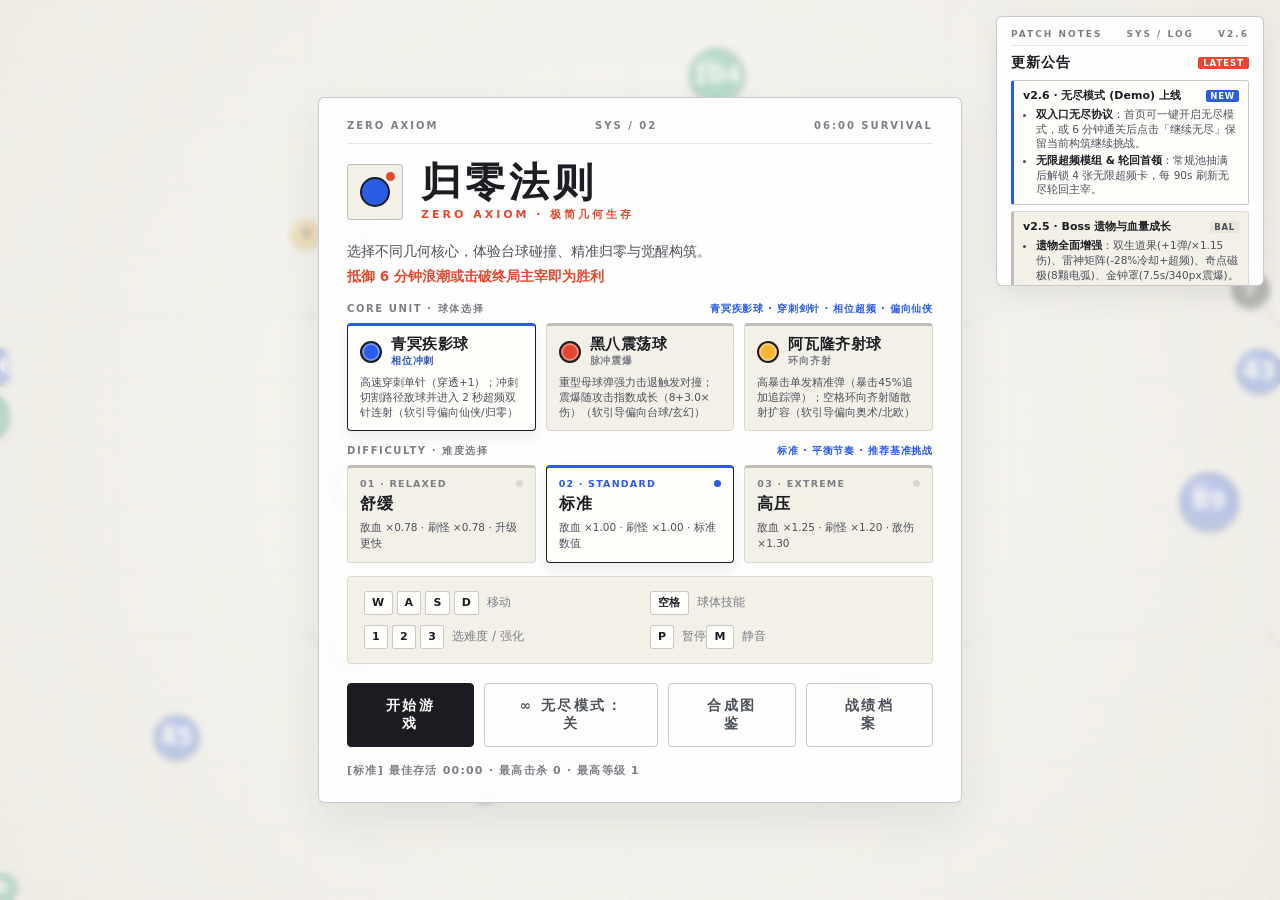
<file: index.html>
<!DOCTYPE html>
<html lang="zh-CN">
<head>
<meta charset="UTF-8">
<meta name="viewport" content="width=device-width, initial-scale=1.0, maximum-scale=1.0, user-scalable=no, viewport-fit=cover">
<meta name="theme-color" content="#F3F0E8">
<meta name="apple-mobile-web-app-capable" content="yes">
<meta name="mobile-web-app-capable" content="yes">
<title>归零法则 · ZERO AXIOM</title>
<link rel="icon" href="data:image/svg+xml,%3Csvg xmlns='http://www.w3.org/2000/svg' viewBox='0 0 32 32'%3E%3Crect width='32' height='32' rx='4' fill='%23F4F3EE'/%3E%3Ccircle cx='16' cy='16' r='10' fill='%230055FF' stroke='%23111315' stroke-width='2'/%3E%3Ccircle cx='22' cy='10' r='3.5' fill='%23E63312'/%3E%3C/svg%3E">
<link rel="stylesheet" href="css/style.css">
</head>
<body>
<div id="stage">
<canvas id="game"></canvas>

<!-- ══════════ HUD ══════════ -->
<div id="hud" class="hidden">
  <div class="hud-tl">
    <div class="hp-meta">
      <span class="hp-tag">HP</span>
      <span id="hpLabel">60 / 60</span>
    </div>
    <div class="bar hp">
      <div class="fill" id="hpFill"></div>
    </div>
    <div class="bar xp">
      <div class="fill" id="xpFill"></div>
    </div>
    <div class="xp-meta">
      <span class="lv" id="lvLabel">LV.01</span>
      <span id="xpLabel">0 / 6</span>
    </div>
    <div class="core-tier" id="tierBadge">CORE I · 单发 1</div>
  </div>

  <div class="hud-tc">
    <div class="clock" id="clock">00:00</div>
    <div class="threat" id="threat">威胁等级 1 · 剩余 06:00</div>
  </div>

  <div class="hud-tr">
    <div class="kpi"><b id="kills">0</b><span>击杀</span></div>
    <div class="kpi"><b id="dps">0</b><span>秒伤</span></div>
    <div class="hud-actions">
      <button class="hud-btn" id="btnCodexHud" title="合成图鉴 (C)">图</button>
      <button class="hud-btn" id="btnMute" title="静音 (M)">M</button>
      <button class="hud-btn" id="btnPauseHud" title="暂停 (P)">P</button>
    </div>
  </div>

  <div class="bossbar hidden" id="bossbar">
    <div class="boss-name" id="bossName">秩序核心</div>
    <div class="boss-track"><div class="boss-fill" id="bossFill"></div></div>
  </div>

  <div class="dock" id="dock"></div>

  <div class="tip" id="tip">WASD 移动 · 自动射击 · 空格冲刺</div>

  <div class="dashbox" id="dashbox" role="button" aria-label="冲刺 / 球体技能">
    <svg viewBox="0 0 44 44">
      <circle cx="22" cy="22" r="18" class="t"></circle>
      <circle cx="22" cy="22" r="18" class="f" id="dashArc"></circle>
    </svg>
    <span id="dashLabel">冲刺</span>
    <i class="dash-charges hidden" id="dashCharges">2</i>
  </div>

  <div class="vjoy hidden" id="vjoy" aria-hidden="true">
    <div class="vjoy-base" id="vjoyBase">
      <div class="vjoy-knob" id="vjoyKnob"></div>
    </div>
  </div>
</div>

<!-- ══════════ 标题 ══════════ -->
<div class="screen" id="screenTitle">
  <div class="panel title-panel">
    <div class="swiss-meta">
      <span>ZERO AXIOM</span>
      <span>SYS / 02</span>
      <span>06:00 SURVIVAL</span>
    </div>

    <div class="brand">
      <div class="brand-mark" aria-hidden="true">
        <div class="brand-ball" id="brandBall"></div>
        <div class="brand-dot"></div>
      </div>
      <div class="brand-text">
        <h1>归零法则</h1>
        <p class="tag">ZERO AXIOM · 极简几何生存</p>
      </div>
    </div>

    <p class="lead">选择不同几何核心，体验台球碰撞、精准归零与觉醒构筑。<br><em>抵御 6 分钟浪潮或击破终局主宰即为胜利</em></p>

    <div class="orb-block">
      <div class="diff-head">
        <span>CORE UNIT · 球体选择</span>
        <span class="diff-summary" id="orbSummary">疾影球 · 相位冲刺</span>
      </div>
      <div class="orb-grid" id="orbGrid"></div>
    </div>

    <div class="diff-block">
      <div class="diff-head">
        <span>DIFFICULTY · 难度选择</span>
        <span class="diff-summary" id="diffSummary">标准 · 平衡节奏</span>
      </div>
      <div class="diff-grid" id="diffGrid"></div>
    </div>

    <div class="keys">
      <div><kbd>W</kbd><kbd>A</kbd><kbd>S</kbd><kbd>D</kbd><em>移动</em></div>
      <div><kbd>空格</kbd><em>球体技能</em></div>
      <div><kbd>1</kbd><kbd>2</kbd><kbd>3</kbd><em>选难度 / 强化</em></div>
      <div><kbd>P</kbd><em>暂停</em><kbd>M</kbd><em>静音</em></div>
    </div>

    <div class="title-foot">
      <div class="title-actions">
        <button class="btn" id="btnStart">开始游戏</button>
        <button type="button" class="btn ghost endless-toggle" id="btnEndlessToggle" aria-pressed="false">∞ 无尽模式：关</button>
        <button type="button" class="btn ghost" id="btnCodexTitle">合成图鉴</button>
        <button type="button" class="btn ghost" id="btnHistory">战绩档案</button>
      </div>
      <div class="record" id="record">最佳存活 00:00 · 最高击杀 0</div>
    </div>
  </div>

  <!-- 首页更新公告面板 -->
  <aside class="panel modal-card notice-panel" aria-label="更新公告">
    <div class="swiss-meta">
      <span>PATCH NOTES</span>
      <span>SYS / LOG</span>
      <span>V2.6</span>
    </div>

    <div class="notice-head">
      <h2>更新公告</h2>
      <span class="notice-badge">LATEST</span>
    </div>

    <div class="notice-list">
      <div class="notice-item latest">
        <div class="notice-ver">
          <b>v2.6 · 无尽模式 (Demo) 上线</b>
          <span>NEW</span>
        </div>
        <ul>
          <li><b>双入口无尽协议</b>：首页可一键开启无尽模式，或 6 分钟通关后点击「继续无尽」保留当前构筑继续挑战。</li>
          <li><b>无限超频模组 & 轮回首领</b>：常规池抽满后解锁 4 张无限超频卡，每 90s 刷新无尽轮回主宰。</li>
        </ul>
      </div>

      <div class="notice-item">
        <div class="notice-ver">
          <b>v2.5 · Boss 遗物与血量成长</b>
          <span>BAL</span>
        </div>
        <ul>
          <li><b>遗物全面增强</b>：双生道果(+1弹/×1.15伤)、雷神矩阵(-28%冷却+超频)、奇点磁极(8颗电弧)、金钟罩(7.5s/340px震爆)。</li>
          <li><b>生命成长升级</b>：初始血量翻倍（60/76/60），每次升级 +5%+3 生命上限。</li>
        </ul>
      </div>

      <div class="notice-item">
        <div class="notice-ver">
          <b>v2.4 · 生存容错与流派重塑</b>
          <span>BAL</span>
        </div>
        <ul>
          <li><b>初始血量翻倍 & 防秒杀</b>：基础生命翻倍（60/76/60），单次受击封顶 28% 最大生命。</li>
          <li><b>短链流派加强</b>：霍格沃茨回旋咒升格 8 级核心，同步强化化劲/时压/血祭与多重齐射；屏震收敛。</li>
        </ul>
      </div>

      <div class="notice-item">
        <div class="notice-ver">
          <b>v2.2 · 生存容错与首领强化</b>
          <span>BAL</span>
        </div>
        <ul>
          <li><b>防秒杀保护</b>：单次受击封顶 35% 最大生命，无敌帧延至 0.55s 并扩大震退。</li>
          <li><b>残血优先索敌</b>：主武器优先补刀残血目标，首领血量翻倍（2.4×/4.5×/6.8×）。</li>
        </ul>
      </div>

      <div class="notice-item">
        <div class="notice-ver">
          <b>v2.1 · 四阶法则进化与叠加态</b>
          <span>SYS</span>
        </div>
        <ul>
          <li>正式定名 <b>《归零法则 · ZERO AXIOM》</b>，实装四阶进化与 6 种双终极叠加态。</li>
        </ul>
      </div>
    </div>
  </aside>
</div>

<!-- ══════════ 升级 / 遗物 ══════════ -->
<div class="screen frosted hidden" id="screenLevel">
  <div class="lv-head" id="lvHead">
    <div class="lv-title" id="lvTitle">SYSTEM UPGRADE</div>
    <div class="lv-sub" id="lvSub">LV.<b id="lvNum">02</b> · 选择一项强化模块</div>
  </div>
  <div class="cards" id="cards"></div>
  <div class="lv-foot">点击卡片选择强化模块<span class="kb-only">，或按 <kbd>1</kbd><kbd>2</kbd><kbd>3</kbd> 选择</span></div>
</div>

<!-- ══════════ 暂停 ══════════ -->
<div class="screen frosted hidden" id="screenPause">
  <div class="panel small modal-card">
    <div class="swiss-meta">
      <span>PAUSED</span>
      <span>STATUS REPORT</span>
    </div>
    <h2>已暂停</h2>
    <div class="stats" id="pauseStats"></div>
    <div class="btn-row">
      <button class="btn" id="btnResume">继续</button>
      <button type="button" class="btn ghost" id="btnCodexPause">合成图鉴</button>
      <button class="btn ghost" id="btnQuit">放弃本局</button>
    </div>
  </div>
</div>

<!-- ══════════ 合成图鉴 ══════════ -->
<div class="screen frosted hidden" id="screenCodex">
  <div class="panel modal-card codex-panel" role="dialog" aria-modal="true" aria-labelledby="codexTitle">
    <div class="swiss-meta">
      <span>SYNTHESIS CODEX</span>
      <span>IV-TIER SUPERPOSITION</span>
      <span>ARCHETYPE MATRIX</span>
    </div>

    <div class="codex-head">
      <div>
        <h2 id="codexTitle">合成图鉴</h2>
        <p class="codex-sub" id="codexSub">六大流派三阶进化与 6 种 Ⅳ阶双极叠加态配方</p>
      </div>
      <button type="button" class="btn ghost codex-close" id="btnCodexClose">关闭 (ESC)</button>
    </div>

    <div class="codex-tabs" id="codexTabs" role="tablist">
      <button type="button" class="codex-tab active" data-tab="combos" role="tab" aria-selected="true">Ⅳ阶 · 双极叠加态 (6)</button>
      <button type="button" class="codex-tab" data-tab="archs" role="tab" aria-selected="false">六大流派 · 进化与模组</button>
    </div>

    <div class="codex-body" id="codexBody"></div>
  </div>
</div>

<!-- ══════════ 结算 ══════════ -->
<div class="screen frosted hidden" id="screenOver">
  <div class="panel modal-card">
    <div class="swiss-meta">
      <span>RUN SUMMARY</span>
      <span>FINAL TELEMETRY</span>
    </div>
    <h2 id="overTitle">核心解体</h2>
    <p class="over-sub" id="overSub">你被数值洪流吞没了</p>
    <div class="stats" id="overStats"></div>
    <div class="over-analysis" id="overAnalysis"></div>
    <div class="build" id="overBuild"></div>
    <div class="btn-row">
      <button class="btn hidden" id="btnContinueEndless">∞ 继续无尽</button>
      <button class="btn" id="btnAgain">再来一局</button>
      <button class="btn ghost" id="btnTitle">返回标题</button>
    </div>
  </div>
</div>

<!-- ══════════ 战绩档案与风格分析 ══════════ -->
<div class="screen frosted hidden" id="screenHistory">
  <div class="panel modal-card history-panel">
    <div class="swiss-meta">
      <span>PLAYER DOSSIER</span>
      <span>PLAYSTYLE ANALYTICS</span>
    </div>
    <h2>战绩档案与风格分析</h2>
    <div id="historyCareer"></div>
    <div class="history-trend-wrap">
      <div class="history-subhead">RECENT 10 RUNS · 近期存活曲线</div>
      <div id="historyTrend"></div>
    </div>
    <div class="history-subhead">RUN LOG · 近期战报</div>
    <div class="history-list" id="historyList"></div>
    <div class="btn-row">
      <button type="button" class="btn" id="btnCloseHistory">返回</button>
      <button type="button" class="btn ghost" id="btnClearHistory">清空档案</button>
    </div>
  </div>
</div>

</div>
<script src="js/utils.js"></script>
<script src="js/config.js"></script>
<script src="js/audio.js"></script>
<script src="js/render.js"></script>
<script src="js/analytics.js"></script>
<script src="js/ui.js"></script>
<script src="js/game.js"></script>
</body>
</html>
</file>
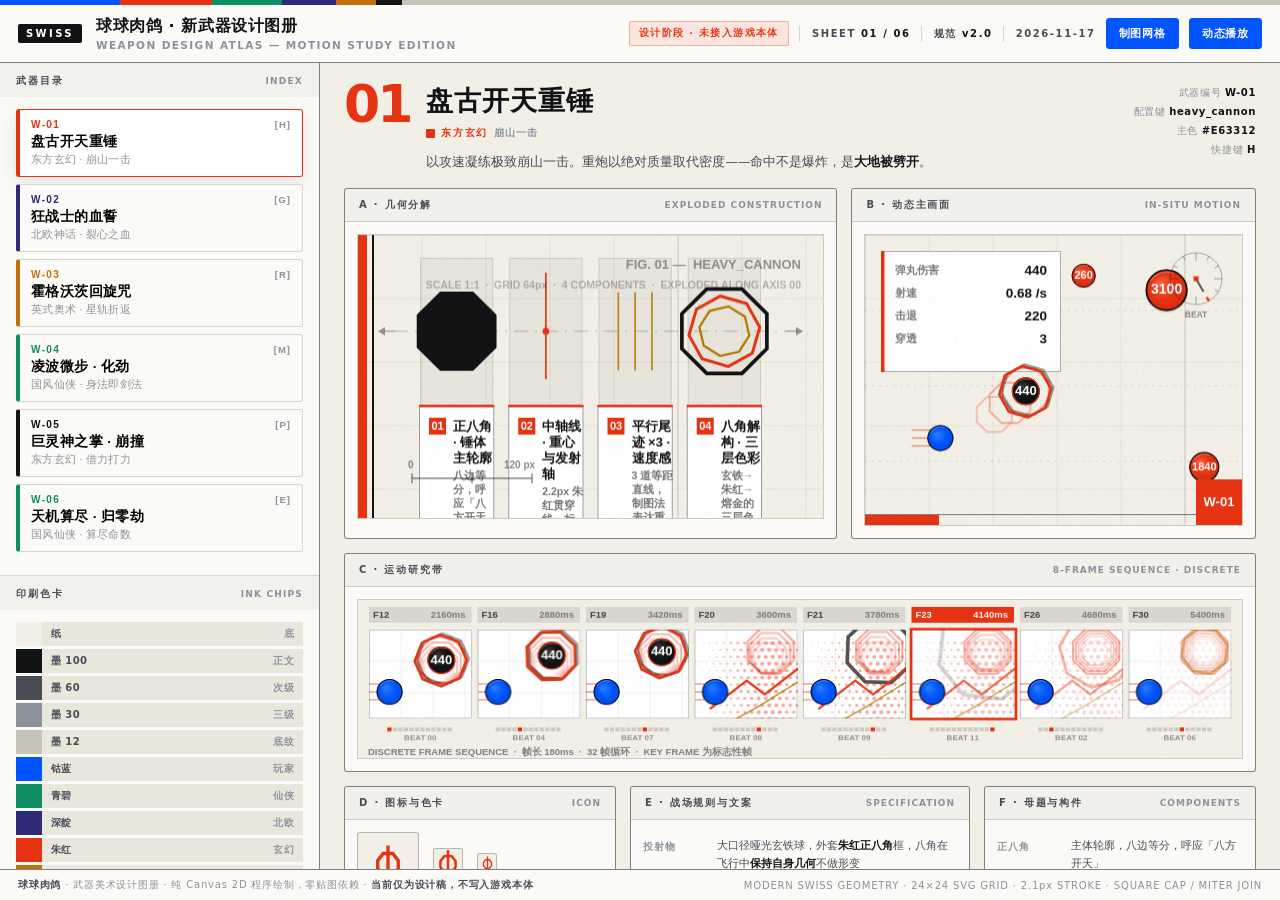
<file: 新武器设计稿.html>
<!DOCTYPE html>
<html lang="zh-CN">
<head>
<meta charset="UTF-8">
<meta name="viewport" content="width=device-width, initial-scale=1.0">
<title>球球肉鸽 · 新武器设计图册 v2.0</title>
<style>
:root {
  --paper:   #F2EFE6;
  --paper-2: #E9E6DC;
  --surface: #FBFAF6;
  --ink:     #111315;
  --ink-60:  #474C55;
  --ink-30:  #8C929B;
  --ink-12:  #C6C3B8;
  --line:      rgba(17, 19, 21, .16);
  --line-mid:  rgba(17, 19, 21, .26);
  --line-hard: rgba(17, 19, 21, .52);

  --xian:   #0E8C63;
  --norse:  #2E2A78;
  --xuan:   #E63312;
  --arcane: #C2700A;
  --cobalt: #0055FF;
  --brass:  #B37B00;
}
* { margin: 0; padding: 0; box-sizing: border-box; }
html, body {
  height: 100%;
  background: var(--paper);
  color: var(--ink);
  font-family: "Inter", "Helvetica Neue", ui-sans-serif, system-ui, -apple-system, "PingFang SC", "Microsoft YaHei", sans-serif;
  -webkit-font-smoothing: antialiased;
}
body { display: flex; flex-direction: column; overflow: hidden; }

/* ════════ 顶栏 ════════ */
.topbar {
  flex: 0 0 auto;
  display: flex; align-items: stretch; justify-content: space-between;
  gap: 16px; padding: 11px 18px;
  border-bottom: 1px solid var(--line-hard);
  background: var(--surface);
}
.tb-left { display: flex; align-items: center; gap: 14px; }
.swiss-tag {
  font-size: 10px; font-weight: 800; letter-spacing: 2.4px;
  padding: 4px 8px; background: var(--ink); color: #fff; border-radius: 2px;
}
.tb-title h1 { font-size: 16px; font-weight: 800; letter-spacing: .6px; }
.tb-title p { font-size: 10.5px; color: var(--ink-30); letter-spacing: 1.4px; margin-top: 2px; font-weight: 600; }
.tb-right { display: flex; align-items: center; gap: 10px; }
.tb-meta {
  font-size: 10px; font-weight: 800; letter-spacing: 1.6px; color: var(--ink-60);
  border-left: 1px solid var(--line); padding-left: 12px; line-height: 1.6;
}
.tb-meta b { color: var(--ink); }
.btn-ctl {
  cursor: pointer; border: 1px solid var(--line-hard); background: var(--surface);
  color: var(--ink); font-size: 11px; font-weight: 800; letter-spacing: .8px;
  padding: 7px 12px; border-radius: 3px; transition: all .14s ease;
}
.btn-ctl:hover { background: var(--ink); color: #fff; border-color: var(--ink); }
.btn-ctl.on { background: var(--cobalt); color: #fff; border-color: var(--cobalt); }
.phase {
  font-size: 9.5px; font-weight: 800; letter-spacing: 1.4px;
  padding: 5px 9px; border-radius: 2px;
  background: rgba(230,51,18,.10); color: var(--xuan); border: 1px solid rgba(230,51,18,.30);
}

/* 印刷控制条：印刷品色标的符号 */
.control-bar {
  flex: 0 0 auto; height: 5px; display: flex;
  background: var(--ink);
}
.control-bar i { display: block; height: 5px; }
.control-bar i:nth-child(1) { flex: 0 0 120px; background: var(--cobalt); }
.control-bar i:nth-child(2) { flex: 0 0 92px;  background: var(--xuan); }
.control-bar i:nth-child(3) { flex: 0 0 70px;  background: var(--xian); }
.control-bar i:nth-child(4) { flex: 0 0 54px;  background: var(--norse); }
.control-bar i:nth-child(5) { flex: 0 0 40px;  background: var(--arcane); }
.control-bar i:nth-child(6) { flex: 0 0 26px;  background: var(--ink); }
.control-bar i:nth-child(7) { flex: 1 1 auto; background: var(--ink-12); }

/* ════════ 主体 ════════ */
.main { flex: 1 1 auto; display: flex; min-height: 0; }

/* ── 侧栏 ── */
.side {
  flex: 0 0 320px; overflow-y: auto;
  border-right: 1px solid var(--line-hard);
  background: var(--surface);
  display: flex; flex-direction: column;
}
.sec { border-bottom: 1px solid var(--line); }
.sec-head {
  display: flex; align-items: center; justify-content: space-between;
  padding: 11px 16px 9px;
  font-size: 10px; font-weight: 800; letter-spacing: 2px; color: var(--ink-60);
  background: rgba(236, 234, 226, .5);
}
.sec-head em { font-style: normal; color: var(--ink-30); font-size: 9px; letter-spacing: 1.2px; }
.sec-body { padding: 12px 16px 16px; }

.wlist { display: flex; flex-direction: column; }
.witem {
  cursor: pointer; text-align: left; width: 100%;
  background: var(--surface); border: 1px solid var(--line);
  border-left: 4px solid var(--accent, var(--ink));
  border-radius: 3px; padding: 9px 11px; margin-bottom: 7px;
  transition: all .15s ease; display: block;
}
.witem:hover { border-color: var(--accent, var(--ink)); transform: translateX(2px); }
.witem.on { background: #fff; border-color: var(--accent, var(--ink)); box-shadow: 0 5px 16px rgba(17,19,21,.10); }
.witem-top { display: flex; justify-content: space-between; align-items: baseline; margin-bottom: 3px; }
.witem-no { font-size: 10px; font-weight: 800; letter-spacing: 1.4px; color: var(--accent, var(--ink)); font-variant-numeric: tabular-nums; }
.witem-key { font-size: 9.5px; font-weight: 800; color: var(--ink-30); letter-spacing: 1px; }
.witem-name { font-size: 13.5px; font-weight: 800; letter-spacing: .4px; }
.witem-sub { font-size: 10.5px; color: var(--ink-30); margin-top: 2px; letter-spacing: .3px; }

.swatches { display: grid; grid-template-columns: repeat(5, 1fr); gap: 6px; }
.sw { border: 1px solid var(--line-mid); border-radius: 2px; overflow: hidden; background: #fff; }
.sw-chip { height: 26px; }
.sw-lab { font-size: 8.5px; font-weight: 800; letter-spacing: .4px; text-align: center; padding: 3px 1px; font-variant-numeric: tabular-nums; color: var(--ink-60); }

/* 印刷色卡条 */
.inkbars { display: flex; flex-direction: column; gap: 3px; }
.inkbar { display: flex; align-items: stretch; height: 24px; }
.inkbar i { display: block; width: 26px; flex: 0 0 26px; }
.inkbar span {
  flex: 1 1 auto; display: flex; align-items: center; gap: 8px;
  padding-left: 9px; font-size: 10px; font-weight: 700; color: var(--ink-60);
  background: var(--paper-2); letter-spacing: .4px;
}
.inkbar em { font-style: normal; margin-left: auto; padding-right: 9px; font-size: 9.5px; font-variant-numeric: tabular-nums; color: var(--ink-30); }

.lwrows { display: flex; flex-direction: column; gap: 7px; }
.lwrow { display: flex; align-items: center; gap: 10px; }
.lwrow i { display: block; height: 0; border-top-style: solid; border-color: var(--ink); flex: 0 0 62px; }
.lwrow span { font-size: 10px; color: var(--ink-60); font-weight: 600; letter-spacing: .3px; }

.motifs { display: grid; grid-template-columns: repeat(3, 1fr); gap: 6px; }
.motif { background: var(--paper); border: 1px solid var(--line); border-radius: 2px; padding: 4px; }
.motif canvas { display: block; width: 100%; height: auto; }

.rules { list-style: none; display: flex; flex-direction: column; gap: 7px; }
.rules li { font-size: 10.5px; line-height: 1.5; color: var(--ink-60); display: flex; gap: 7px; }
.rules li::before { content: "—"; color: var(--ink-30); flex: 0 0 auto; }
.rules li b { color: var(--ink); font-weight: 800; }
.bans { list-style: none; display: flex; flex-direction: column; gap: 6px; }
.bans li { font-size: 10.5px; line-height: 1.45; color: var(--ink-60); border-left: 2px solid var(--xuan); padding-left: 8px; }
.bans li b { color: var(--xuan); font-weight: 800; }

/* ── 图纸区 ── */
.sheet { flex: 1 1 auto; overflow-y: auto; padding: 20px 24px 40px; }
.sheet-head { display: flex; align-items: flex-start; justify-content: space-between; gap: 20px; margin-bottom: 16px; }
.sh-left { display: flex; gap: 16px; align-items: flex-start; }
.sh-no {
  font-size: 52px; font-weight: 800; line-height: .82; letter-spacing: -3px;
  color: var(--accent); font-variant-numeric: tabular-nums;
}
.sh-titles h2 { font-size: 27px; font-weight: 800; letter-spacing: 1px; }
.sh-faction { display: inline-flex; align-items: center; gap: 6px; margin-top: 7px; font-size: 10px; font-weight: 800; letter-spacing: 1.6px; color: var(--accent); }
.sh-faction i { width: 9px; height: 9px; background: var(--accent); display: block; border-radius: 1px; }
.sh-faction em { font-style: normal; color: var(--ink-30); letter-spacing: 1px; }
.sh-desc { font-size: 12.5px; color: var(--ink-60); line-height: 1.75; max-width: 620px; margin-top: 9px; }
.sh-desc b { color: var(--ink); font-weight: 700; }
.sh-meta { text-align: right; font-size: 10px; color: var(--ink-30); line-height: 1.9; letter-spacing: .6px; flex: 0 0 auto; }
.sh-meta b { color: var(--ink); font-weight: 800; font-variant-numeric: tabular-nums; }

.sheet-grid { display: grid; grid-template-columns: 1.22fr 1fr; gap: 14px; }
.panel {
  background: var(--surface); border: 1px solid var(--line-hard); border-radius: 3px;
  overflow: hidden; display: flex; flex-direction: column;
}
.panel-head {
  display: flex; align-items: center; justify-content: space-between;
  padding: 9px 14px; border-bottom: 1px solid var(--line);
  font-size: 10px; font-weight: 800; letter-spacing: 1.8px; color: var(--ink-60);
  background: rgba(236, 234, 226, .55);
}
.panel-head em { font-style: normal; font-size: 9px; letter-spacing: 1px; color: var(--ink-30); }
.panel-body { padding: 12px; flex: 1 1 auto; }
canvas.plate { display: block; width: 100%; background: var(--paper); border: 1px solid var(--line); }
.strip-wrap { margin-top: 14px; }
.row3 { display: grid; grid-template-columns: 1fr 1.25fr 1fr; gap: 14px; margin-top: 14px; }

.iconrow { display: flex; align-items: center; gap: 14px; }
.iconbox {
  width: 62px; height: 62px; border: 1px solid var(--line-mid); border-radius: 3px;
  display: flex; align-items: center; justify-content: center;
  color: var(--accent); background: var(--paper); flex: 0 0 auto;
}
.iconbox.sm { width: 30px; height: 30px; }
.iconbox.sm2 { width: 20px; height: 20px; }
.svgsrc {
  font-family: "SF Mono", "Cascadia Mono", Consolas, monospace;
  font-size: 9px; color: var(--ink-60); line-height: 1.55;
  background: var(--paper); border: 1px solid var(--line); border-radius: 2px;
  padding: 8px 10px; word-break: break-all; flex: 1 1 auto; max-height: 84px; overflow: auto;
}
.copybtn {
  cursor: pointer; border: 1px solid var(--line-hard); background: var(--ink); color: #fff;
  font-size: 9.5px; font-weight: 800; letter-spacing: 1px; padding: 5px 9px; border-radius: 2px;
}
.copybtn:hover { background: var(--accent); border-color: var(--accent); }

.palette-strip { display: flex; gap: 0; border: 1px solid var(--line-mid); border-radius: 2px; overflow: hidden; }
.pal { flex: 1 1 0; height: 42px; position: relative; }
.pal span {
  position: absolute; left: 0; right: 0; bottom: 3px; text-align: center;
  font-size: 8.5px; font-weight: 800; letter-spacing: .4px; color: #fff;
  text-shadow: 0 1px 2px rgba(0,0,0,.4); font-variant-numeric: tabular-nums;
}
.pal.light span { color: var(--ink); text-shadow: none; }

.copytab { width: 100%; border-collapse: collapse; font-size: 11px; }
.copytab td { padding: 5px 0; border-bottom: 1px dashed var(--line); vertical-align: top; line-height: 1.6; }
.copytab td:first-child { width: 74px; color: var(--ink-30); font-size: 9.5px; font-weight: 800; letter-spacing: 1.2px; padding-top: 7px; }
.copytab td:last-child { color: var(--ink-60); }
.copytab b { color: var(--ink); font-weight: 700; }

.land { margin-top: 14px; background: var(--surface); border: 1px solid var(--line-hard); border-radius: 3px; overflow: hidden; }
.land table { width: 100%; border-collapse: collapse; font-size: 11px; }
.land th {
  text-align: left; padding: 8px 14px; font-size: 9.5px; font-weight: 800;
  letter-spacing: 1.6px; color: var(--ink-60); border-bottom: 1px solid var(--line);
  background: rgba(236,234,226,.55);
}
.land td { padding: 7px 14px; border-bottom: 1px solid var(--line); color: var(--ink-60); line-height: 1.55; }
.land tr:last-child td { border-bottom: 0; }
.land code { font-family: "SF Mono", "Cascadia Mono", Consolas, monospace; font-size: 10px; background: var(--paper); border: 1px solid var(--line); padding: 1px 5px; border-radius: 2px; color: var(--ink); }
.land .tag { font-size: 9px; font-weight: 800; letter-spacing: .8px; padding: 2px 6px; border-radius: 2px; color: #fff; }
.tag.now { background: var(--xian); }
.tag.new { background: var(--arcane); }
.tag.edit { background: var(--cobalt); }

.footer {
  flex: 0 0 auto; border-top: 1px solid var(--line-hard); background: var(--surface);
  padding: 8px 18px; font-size: 10px; color: var(--ink-30); letter-spacing: .8px;
  display: flex; justify-content: space-between; align-items: center;
}
.footer b { color: var(--ink-60); }
</style>
</head>
<body>

<div class="control-bar"><i></i><i></i><i></i><i></i><i></i><i></i><i></i></div>

<div class="topbar">
  <div class="tb-left">
    <span class="swiss-tag">SWISS</span>
    <div class="tb-title">
      <h1>球球肉鸽 · 新武器设计图册</h1>
      <p>WEAPON DESIGN ATLAS — MOTION STUDY EDITION</p>
    </div>
  </div>
  <div class="tb-right">
    <span class="phase">设计阶段 · 未接入游戏本体</span>
    <div class="tb-meta">SHEET <b id="sheetNo">01 / 06</b></div>
    <div class="tb-meta">规范 <b>v2.0</b></div>
    <div class="tb-meta">2026-11-17</div>
    <button class="btn-ctl on" id="btnGrid">制图网格</button>
    <button class="btn-ctl on" id="btnAnim">动态播放</button>
  </div>
</div>

<div class="main">
  <aside class="side">
    <div class="sec">
      <div class="sec-head"><span>武器目录</span><em>INDEX</em></div>
      <div class="sec-body"><div class="wlist" id="wlist"></div></div>
    </div>
    <div class="sec">
      <div class="sec-head"><span>印刷色卡</span><em>INK CHIPS</em></div>
      <div class="sec-body"><div class="inkbars" id="inkbars"></div></div>
    </div>
    <div class="sec">
      <div class="sec-head"><span>线宽体系</span><em>STROKE</em></div>
      <div class="sec-body">
        <div class="lwrows" id="lwrows"></div>
        <div style="margin-top:12px;font-size:10px;color:var(--ink-30);line-height:1.6">
          动态一律<b style="color:var(--ink)">离散帧</b>，不使用缓动插值。<br>
          帧长 <b style="color:var(--ink)">180ms</b>，每件武器 32 帧一循环。
        </div>
      </div>
    </div>
    <div class="sec">
      <div class="sec-head"><span>质感手法库</span><em>TEXTURE KIT</em></div>
      <div class="sec-body">
        <ul class="rules">
          <li><b>纸纤维</b>：全幅叠加程序噪点，alpha 0.010–0.040</li>
          <li><b>套印偏移</b>：主形体色版错位 1–1.5px，模拟印刷套不准</li>
          <li><b>网点</b>：衰减区用点阵密度表达，替代 alpha 渐变</li>
          <li><b>实色块</b>：瑞士版式的重量来源，线稿之外必须有实色</li>
          <li><b>墨色四级</b>：100 / 60 / 30 / 12，用明度而非透明度分层</li>
          <li><b>离散残影</b>：N 个独立几何副本递减透明，不做模糊拖尾</li>
          <li><b>网格步进</b>：运动严格吸附网格，每帧跳整格</li>
          <li><b>几何事件</b>：命中 = 一个可描述的图形规则演化，而非光晕</li>
        </ul>
      </div>
    </div>
    <div class="sec">
      <div class="sec-head"><span>几何母题库</span><em>MOTIFS</em></div>
      <div class="sec-body"><div class="motifs" id="motifs"></div></div>
    </div>
    <div class="sec">
      <div class="sec-head"><span>禁用项</span><em>PROHIBITED</em></div>
      <div class="sec-body">
        <ul class="bans">
          <li><b>霓虹光晕</b> — 任何形式的彩色 outerShadow 辉光</li>
          <li><b>缓动插值</b> — 位置/缩放必须逐帧跳变</li>
          <li><b>超过 3 色相</b> — 一件武器最多三色</li>
          <li><b>圆角 &gt; 4px</b> — 面板与图形一律直切角</li>
          <li><b>拟物纹理</b> — 金属拉丝、火焰噪点、粒子飞散</li>
        </ul>
      </div>
    </div>
  </aside>

  <section class="sheet" id="sheet">
    <div class="sheet-head">
      <div class="sh-left">
        <div class="sh-no" id="shNo">01</div>
        <div class="sh-titles">
          <h2 id="shName">—</h2>
          <div class="sh-faction" id="shFaction"><i></i><span>—</span><em>—</em></div>
          <p class="sh-desc" id="shDesc">—</p>
        </div>
      </div>
      <div class="sh-meta" id="shMeta"></div>
    </div>

    <div class="sheet-grid">
      <div class="panel">
        <div class="panel-head"><span>A · 几何分解</span><em>EXPLODED CONSTRUCTION</em></div>
        <div class="panel-body"><canvas class="plate" id="plateA"></canvas></div>
      </div>
      <div class="panel">
        <div class="panel-head"><span>B · 动态主画面</span><em>IN-SITU MOTION</em></div>
        <div class="panel-body"><canvas class="plate" id="plateB"></canvas></div>
      </div>
    </div>

    <div class="panel strip-wrap">
      <div class="panel-head"><span>C · 运动研究带</span><em>8-FRAME SEQUENCE · DISCRETE</em></div>
      <div class="panel-body"><canvas class="plate" id="plateC"></canvas></div>
    </div>

    <div class="row3">
      <div class="panel">
        <div class="panel-head"><span>D · 图标与色卡</span><em>ICON</em></div>
        <div class="panel-body">
          <div class="iconrow">
            <div class="iconbox" id="iconBig"></div>
            <div class="iconbox sm" id="iconMid"></div>
            <div class="iconbox sm2" id="iconSml"></div>
          </div>
          <div class="svgsrc" id="svgSrc"></div>
          <div style="display:flex;gap:8px;margin-top:8px;align-items:center">
            <button class="copybtn" id="btnCopy">复制 SVG 路径</button>
            <span style="font-size:9.5px;color:var(--ink-30);letter-spacing:.5px">适配 <code style="font-size:9.5px">config.js → SKILL_SVGS</code></span>
          </div>
          <div class="palette-strip" id="palStrip" style="margin-top:10px"></div>
        </div>
      </div>
      <div class="panel">
        <div class="panel-head"><span>E · 战场规则与文案</span><em>SPECIFICATION</em></div>
        <div class="panel-body"><table class="copytab" id="specTable"></table></div>
      </div>
      <div class="panel">
        <div class="panel-head"><span>F · 母题与构件</span><em>COMPONENTS</em></div>
        <div class="panel-body"><table class="copytab" id="compTable"></table></div>
      </div>
    </div>

    <div class="land">
      <table>
        <thead><tr><th style="width:190px">待接入位置</th><th style="width:110px">改动性质</th><th>说明</th></tr></thead>
        <tbody id="landBody"></tbody>
      </table>
    </div>
  </section>
</div>

<div class="footer">
  <div><b>球球肉鸽</b> · 武器美术设计图册 · 纯 Canvas 2D 程序绘制，零贴图依赖 · <b>当前仅为设计稿，不写入游戏本体</b></div>
  <div id="footNote">MODERN SWISS GEOMETRY · 24×24 SVG GRID · 2.1px STROKE · SQUARE CAP / MITER JOIN</div>
</div>

<script>
'use strict';
const TAU = Math.PI * 2;

/* ══════════════ 色彩体系 ══════════════
   纸：暖白为绝对底，纸白上的图形一律用「墨色四级 + 强调色」表达明度层级，
   不用半透明叠色，避免发灰。强调色降饱和后彼此拉开明度距离。            */
const PAL = {
  paper:    '#F2EFE6',
  paperAlt: '#E9E6DC',
  ink:      '#111315',
  ink60:    '#474C55',
  ink30:    '#8C929B',
  ink12:    '#C6C3B8',
  blue:     '#0055FF',
  xian:     '#0E8C63',
  norse:    '#2E2A78',
  xuan:     '#E63312',
  arcane:   '#C2700A',
  brass:    '#B37B00',
  gold:     '#E0A100',
  /* 纸白底上的专用深金：保证 ≥3:1 对比度 */
  goldInk:  '#B37B00',
  gray:     '#8C929B',
};

function rgba(hex, a) {
  if (hex[0] !== '#') return hex;
  const h = hex.slice(1);
  const n = parseInt(h.length === 3 ? h[0]+h[0]+h[1]+h[1]+h[2]+h[2] : h, 16);
  return 'rgba(' + ((n>>16)&255) + ',' + ((n>>8)&255) + ',' + (n&255) + ',' + a + ')';
}
function shadeUp(c) {
  if (c[0] !== '#') return c;
  const h = c.slice(1);
  const n = parseInt(h.length === 3 ? h[0]+h[0]+h[1]+h[1]+h[2]+h[2] : h, 16);
  const f = v => Math.min(255, Math.round(v + 255 * 0.16));
  return 'rgb(' + f((n>>16)&255) + ',' + f((n>>8)&255) + ',' + f(n&255) + ')';
}
function shadeDown(c) {
  if (c[0] !== '#') return c;
  const h = c.slice(1);
  const n = parseInt(h.length === 3 ? h[0]+h[0]+h[1]+h[1]+h[2]+h[2] : h, 16);
  const f = v => Math.round(v * 0.90);
  return 'rgb(' + f((n>>16)&255) + ',' + f((n>>8)&255) + ',' + f(n&255) + ')';
}

/* ══════════════ 质感系统 ══════════════ */

/* 纸纤维：全幅叠加程序噪点 */
let grainTile = null, grainPat = null;
function getGrainTile() {
  if (grainTile) return grainTile;
  const c = document.createElement('canvas');
  c.width = c.height = 140;
  const g = c.getContext('2d');
  for (let i = 0; i < 1200; i++) {
    const a = 0.010 + Math.random() * 0.030;
    g.fillStyle = 'rgba(17,19,21,' + a.toFixed(3) + ')';
    g.fillRect(Math.random() * 140, Math.random() * 140, 1, 1);
  }
  grainTile = c;
  return c;
}
function paperGrain(ctx, W, H) {
  if (!grainPat) grainPat = ctx.createPattern(getGrainTile(), 'repeat');
  ctx.save();
  ctx.fillStyle = grainPat;
  ctx.fillRect(0, 0, W, H);
  ctx.restore();
}

/* 套印偏移：同一图形用两个色版错位绘制，模拟印刷套不准 */
function misreg(ctx, drawFn, colorA, colorB, dx, dy) {
  ctx.save();
  ctx.globalAlpha = 0.42;
  ctx.translate(dx, dy);
  ctx.strokeStyle = colorB;
  drawFn(ctx);
  ctx.restore();
  ctx.save();
  ctx.translate(-dx * 0.45, -dy * 0.45);
  ctx.strokeStyle = colorA;
  drawFn(ctx);
  ctx.restore();
}

/* 网点：衰减区用点阵密度表达 */
function halftone(ctx, x, y, w, h, cell, color, maxR) {
  ctx.save();
  ctx.fillStyle = color;
  const cols = Math.ceil(w / cell), rows = Math.ceil(h / cell);
  for (let j = 0; j < rows; j++) {
    for (let i = 0; i < cols; i++) {
      const cx = x + i * cell + (j % 2 ? cell / 2 : 0);
      const cy = y + j * cell;
      const d = 1 - Math.abs((cx - (x + w / 2)) / (w / 2));
      const r = Math.max(0, maxR * d);
      if (r < 0.22) continue;
      ctx.beginPath();
      ctx.arc(cx, cy, r, 0, TAU);
      ctx.fill();
    }
  }
  ctx.restore();
}

/* 实色版块：瑞士版式的重量 */
function solidBlock(ctx, x, y, w, h, color) {
  ctx.fillStyle = color;
  ctx.fillRect(x, y, w, h);
}

/* ══════════════ 通用绘图助手 ══════════════ */
function matteBall(ctx, x, y, r, color, stroke) {
  const sc = stroke || rgba(PAL.ink, 0.78);
  ctx.save();
  ctx.beginPath();
  ctx.arc(x, y + Math.max(1.2, r * 0.09), r, 0, TAU);
  ctx.fillStyle = 'rgba(17,19,21,0.10)';
  ctx.fill();
  ctx.restore();

  const g = ctx.createRadialGradient(x - r*0.3, y - r*0.34, r*0.05, x, y, r*1.05);
  g.addColorStop(0, shadeUp(color));
  g.addColorStop(0.58, color);
  g.addColorStop(1, shadeDown(color));
  ctx.beginPath();
  ctx.arc(x, y, r, 0, TAU);
  ctx.fillStyle = g;
  ctx.fill();

  const lw = Math.max(1, Math.min(2.2, r * 0.08));
  ctx.lineWidth = lw;
  ctx.strokeStyle = sc;
  ctx.beginPath();
  ctx.arc(x, y, r - lw * 0.5, 0, TAU);
  ctx.stroke();

  if (r >= 10) {
    ctx.beginPath();
    ctx.arc(x, y, r - lw * 1.6, -Math.PI * 0.82, -Math.PI * 0.38);
    ctx.strokeStyle = 'rgba(255,255,255,0.28)';
    ctx.lineWidth = Math.max(1, r * 0.06);
    ctx.lineCap = 'round';
    ctx.stroke();
    ctx.lineCap = 'butt';
  }
}

function plateGrid(ctx, w, h, cell, alpha) {
  ctx.save();
  ctx.strokeStyle = 'rgba(17,19,21,' + (alpha || 0.05) + ')';
  ctx.lineWidth = 1;
  ctx.beginPath();
  for (let x = 0; x <= w; x += cell) { ctx.moveTo(x, 0); ctx.lineTo(x, h); }
  for (let y = 0; y <= h; y += cell) { ctx.moveTo(0, y); ctx.lineTo(w, y); }
  ctx.stroke();
  ctx.strokeStyle = 'rgba(17,19,21,' + (alpha || 0.05) * 2.4 + ')';
  ctx.beginPath();
  for (let x = 0; x <= w; x += cell * 5) { ctx.moveTo(x, 0); ctx.lineTo(x, h); }
  for (let y = 0; y <= h; y += cell * 5) { ctx.moveTo(0, y); ctx.lineTo(w, y); }
  ctx.stroke();
  ctx.restore();
}

function crossTick(ctx, x, y, s, color, lw) {
  ctx.save();
  ctx.strokeStyle = color || 'rgba(17,19,21,0.30)';
  ctx.lineWidth = lw || 1.25;
  ctx.beginPath();
  ctx.moveTo(x - s, y); ctx.lineTo(x + s, y);
  ctx.moveTo(x, y - s); ctx.lineTo(x, y + s);
  ctx.stroke();
  ctx.restore();
}

/* 正八角路径（保持正八角，不做形变旋转） */
function octaPath(ctx, x, y, r, rot) {
  ctx.beginPath();
  for (let i = 0; i < 8; i++) {
    const a = i / 8 * TAU - Math.PI / 8 + (rot || 0);
    const px = x + Math.cos(a) * r, py = y + Math.sin(a) * r;
    i ? ctx.lineTo(px, py) : ctx.moveTo(px, py);
  }
  ctx.closePath();
}

/* 六芒星路径 */
function hexaPath(ctx, x, y, r, rot) {
  ctx.beginPath();
  for (let k = 0; k < 2; k++) {
    for (let i = 0; i < 3; i++) {
      const a = i / 3 * TAU - Math.PI / 2 + (rot || 0) + k * Math.PI;
      const px = x + Math.cos(a) * r, py = y + Math.sin(a) * r;
      i ? ctx.lineTo(px, py) : ctx.moveTo(px, py);
    }
    ctx.closePath();
  }
}

/* 放射刻线 */
function radialTicks(ctx, x, y, r0, r1, n, color, lw, phase) {
  ctx.save();
  ctx.strokeStyle = color;
  ctx.lineWidth = lw || 1.4;
  ctx.lineCap = 'square';
  for (let i = 0; i < n; i++) {
    const a = (i / n) * TAU + (phase || 0);
    ctx.beginPath();
    ctx.moveTo(x + Math.cos(a) * r0, y + Math.sin(a) * r0);
    ctx.lineTo(x + Math.cos(a) * r1, y + Math.sin(a) * r1);
    ctx.stroke();
  }
  ctx.restore();
}

/* 离散弧段（每段之间留缝，用于余波/冲击） */
function discreteArc(ctx, x, y, r, a0, a1, segs, color, lw) {
  ctx.save();
  ctx.strokeStyle = color;
  ctx.lineWidth = lw || 2;
  ctx.lineCap = 'butt';
  const step = (a1 - a0) / segs;
  for (let i = 0; i < segs; i++) {
    const s = a0 + step * i + step * 0.16;
    const e = a0 + step * (i + 1) - step * 0.16;
    ctx.beginPath();
    ctx.arc(x, y, r, s, e);
    ctx.stroke();
  }
  ctx.restore();
}

/* 卡尺（对位刻度线） */
function caliper(ctx, x, y, half, color, lw) {
  ctx.save();
  ctx.strokeStyle = color;
  ctx.lineWidth = lw || 1.6;
  ctx.lineCap = 'square';
  ctx.beginPath();
  ctx.moveTo(x - half, y); ctx.lineTo(x + half, y);
  ctx.stroke();
  ctx.lineWidth = (lw || 1.6) + 0.6;
  [-half, half].forEach(function (dx) {
    ctx.beginPath();
    ctx.moveTo(x + dx, y - 6); ctx.lineTo(x + dx, y + 6);
    ctx.stroke();
  });
  ctx.restore();
}

/* 12 刻度时停盘 */
function clockDial(ctx, x, y, r, t, accent, label) {
  const f = Math.floor(t / BEAT) % 12;
  ctx.save();
  ctx.translate(x, y);
  ctx.strokeStyle = rgba(PAL.ink, 0.30);
  ctx.lineWidth = 1;
  ctx.beginPath(); ctx.arc(0, 0, r, 0, TAU); ctx.stroke();
  for (let i = 0; i < 12; i++) {
    const a = i / 12 * TAU - Math.PI / 2;
    const len = i % 3 === 0 ? 8 : 4.5;
    const on = i === f;
    ctx.strokeStyle = on ? accent : rgba(PAL.ink, 0.30);
    ctx.lineWidth = on ? 2.4 : 1.2;
    ctx.beginPath();
    ctx.moveTo(Math.cos(a) * r, Math.sin(a) * r);
    ctx.lineTo(Math.cos(a) * (r - len), Math.sin(a) * (r - len));
    ctx.stroke();
  }
  const a = f / 12 * TAU - Math.PI / 2;
  ctx.strokeStyle = rgba(PAL.ink, 0.68);
  ctx.lineWidth = 2;
  ctx.beginPath();
  ctx.moveTo(0, 0); ctx.lineTo(Math.cos(a) * (r - 11), Math.sin(a) * (r - 11));
  ctx.stroke();
  ctx.fillStyle = accent;
  ctx.fillRect(-2.5, -2.5, 5, 5);
  if (label) {
    ctx.font = '800 8.5px "Inter",sans-serif';
    ctx.fillStyle = rgba(PAL.ink, 0.48);
    ctx.textAlign = 'center';
    ctx.fillText(label, 0, r + 13);
  }
  ctx.restore();
}

/* 时间栅格（12 格，标记当前帧） */
function frameGrid(ctx, x, y, w, h, cols, cur, accent) {
  ctx.save();
  const cw = w / cols;
  for (let i = 0; i < cols; i++) {
    const on = i === cur;
    ctx.fillStyle = on ? rgba(accent, 0.16) : 'rgba(17,19,21,0.02)';
    ctx.fillRect(x + i * cw, y, cw, h);
    ctx.strokeStyle = on ? rgba(accent, 0.55) : 'rgba(17,19,21,0.10)';
    ctx.lineWidth = 1;
    ctx.strokeRect(x + i * cw + 0.5, y + 0.5, cw - 1, h - 1);
  }
  ctx.restore();
}

/* 标注牌 */
function wrapText(ctx, text, maxW) {
  const out = [];
  let line = '';
  for (let i = 0; i < text.length; i++) {
    const t = line + text[i];
    if (ctx.measureText(t).width > maxW && line) { out.push(line); line = text[i]; }
    else line = t;
  }
  if (line) out.push(line);
  return out;
}
function labelPlate(ctx, cx, y, idx, label, note, accent, maxW) {
  const w = maxW || 220;
  ctx.save();
  ctx.font = '800 13px "Inter","PingFang SC","Microsoft YaHei",sans-serif';
  const l1 = wrapText(ctx, label, w - 32);
  ctx.font = '600 10.5px "Inter","PingFang SC","Microsoft YaHei",sans-serif';
  const l2 = wrapText(ctx, note || '', w - 32);
  const h = 22 + l1.length * 16 + l2.length * 14 + 12;
  const x = cx - w / 2;
  ctx.fillStyle = '#FFFFFF';
  ctx.strokeStyle = 'rgba(17,19,21,0.42)';
  ctx.lineWidth = 1;
  ctx.fillRect(x, y, w, h);
  ctx.strokeRect(x + 0.5, y + 0.5, w - 1, h - 1);
  ctx.fillStyle = accent;
  ctx.fillRect(x, y, w, 2.5);
  ctx.fillStyle = accent;
  ctx.fillRect(x + 10, y + 13, 17, 17);
  ctx.font = '800 11px "Inter",sans-serif';
  ctx.fillStyle = '#fff';
  ctx.textAlign = 'center'; ctx.textBaseline = 'middle';
  ctx.fillText(idx, x + 18.5, y + 22);
  ctx.textAlign = 'left';
  ctx.font = '800 13px "Inter","PingFang SC","Microsoft YaHei",sans-serif';
  ctx.fillStyle = '#111315';
  l1.forEach((ln, i) => ctx.fillText(ln, x + 34, y + 22 + i * 16));
  ctx.font = '600 10.5px "Inter","PingFang SC","Microsoft YaHei",sans-serif';
  ctx.fillStyle = 'rgba(17,19,21,0.58)';
  l2.forEach((ln, i) => ctx.fillText(ln, x + 34, y + 22 + l1.length * 16 + i * 14 + 2));
  ctx.restore();
  return h;
}

/* 仪表读数框 */
function gaugeBox(ctx, x, y, w, rows, accent) {
  const h = 30 + rows.length * 23;
  ctx.save();
  ctx.fillStyle = 'rgba(255,255,255,0.95)';
  ctx.strokeStyle = 'rgba(17,19,21,0.34)';
  ctx.lineWidth = 1;
  ctx.fillRect(x, y, w, h);
  ctx.strokeRect(x + 0.5, y + 0.5, w - 1, h - 1);
  ctx.fillStyle = accent;
  ctx.fillRect(x, y, 3.5, h);
  rows.forEach((r, i) => {
    const ry = y + 20 + i * 23;
    ctx.font = '700 10.5px "Inter","PingFang SC",sans-serif';
    ctx.fillStyle = 'rgba(17,19,21,0.55)';
    ctx.textAlign = 'left'; ctx.textBaseline = 'middle';
    ctx.fillText(r[0], x + 14, ry);
    ctx.font = '800 13.5px "Inter",sans-serif';
    ctx.fillStyle = '#111315';
    ctx.textAlign = 'right';
    ctx.fillText(r[1], x + w - 14, ry);
  });
  ctx.restore();
  return h;
}

function arrow(ctx, x, y, ang, len, color, lw, head) {
  ctx.save();
  ctx.translate(x, y);
  ctx.rotate(ang);
  const hl = head || 7;
  ctx.strokeStyle = color;
  ctx.lineWidth = lw || 1.6;
  ctx.lineCap = 'square';
  ctx.beginPath();
  ctx.moveTo(0, 0); ctx.lineTo(len - hl, 0);
  ctx.stroke();
  ctx.beginPath();
  ctx.moveTo(len, 0); ctx.lineTo(len - hl, hl * 0.62);
  ctx.lineTo(len - hl, -hl * 0.62);
  ctx.closePath();
  ctx.fillStyle = color;
  ctx.fill();
  ctx.restore();
}

/* ══════════════ 时基 ══════════════ */
const BEAT = 0.18;
const CYCLE = 32;
function frameOf(t) { return Math.floor(t / BEAT) % CYCLE; }

/* ══════════════ 武器数据 ══════════════ */
const WEAPONS = [
  {
    id: 'heavy_cannon', no: '01', name: '盘古开天重锤', sub: '崩山一击',
    faction: '东方玄幻', color: PAL.xuan, accent: PAL.gold, key: 'H',
    svg: '<polygon points="9 6 15 6 18.5 10.5 18.5 15.5 15 20 9 20 5.5 15.5 5.5 10.5"/><line x1="12" y1="6" x2="12" y2="20"/><line x1="12" y1="2" x2="12" y2="6"/>',
    tagline: '以攻速凝练极致崩山一击。重炮以绝对质量取代密度——命中不是爆炸，是<b>大地被劈开</b>。',
    palette: [['主 · 玄铁', PAL.ink, false], ['辅 · 业火', PAL.xuan, false], ['强调 · 熔金', PAL.gold, true]],
    spec: [
      ['投射物', '大口径哑光玄铁球，外套<b>朱红正八角</b>框，八角在飞行中<b>保持自身几何</b>不做形变'],
      ['残影', '<b>7 帧离散残影</b>，正八角逐帧收缩，透明度阶梯递减'],
      ['命中', '<b>八角解构</b>：正八角分三层（玄铁→朱红→熔金）依次向外炸开'],
      ['裂痕', '沿 45° 与 −45° 两道<b>刻度裂痕</b>，每段 12px 递进'],
      ['节奏', '飞行 20 帧 → 命中 1 帧 → 解构 11 帧，32 帧循环'],
    ],
    comp: [
      ['正八角', '主体轮廓，八边等分，呼应「八方开天」'],
      ['中轴线', '贯穿线标记重心与弹道方向'],
      ['平行尾迹', '三道等距直线，制图法表达重量'],
      ['解构三层', '玄铁→朱红→熔金的色彩序列'],
    ],
    land: [
      ['config.js → SKILL_SVGS.heavy_cannon', 'edit', '替换为八角锤头 + 顶部发射轴 SVG'],
      ['game.js → fireWeapon()', 'new', '生成 style:<code>"heavy"</code> 子弹，携带八角框字段'],
      ['game.js → damageEnemy()', 'new', '命中时推入 <code>kind:"octa"</code> 解构特效'],
    ],
  },
  {
    id: 'glass_core', no: '02', name: '狂战士的血誓', sub: '裂心之血',
    faction: '北欧神话', color: PAL.norse, accent: PAL.xuan, key: 'G',
    svg: '<circle cx="12" cy="12" r="8"/><polyline points="8 7 11 11 9.5 14.5"/><polyline points="15.5 8 13 11.5 15 15"/><line x1="11" y1="11" x2="13" y2="11.5"/>',
    tagline: '献祭凡人躯壳，换取奥丁狂怒。玻璃罩上的裂纹，是每一次受击的<b>离散记账</b>。',
    palette: [['主 · 裂晶', PAL.norse, false], ['辅 · 狂血', PAL.xuan, false], ['强调 · 霜白', '#FFFFFF', true]],
    spec: [
      ['常驻', '玩家球外浮现紫色玻璃裂纹环，<b>每条裂纹分三节</b>'],
      ['生长', '裂纹<b>逐节点亮</b>，第 n 节在第 n 个节拍亮起，阶梯式而非连续'],
      ['受击', '第 20 帧裂纹整体白闪一帧，随后转紫'],
      ['断裂弧', '两段外弧按<b>心跳式离散跳动</b>，每 4 帧换一次角度'],
      ['上限', '裂纹至多 6 条 × 3 节 = 18 节，超出后最旧一节熄灭'],
    ],
    comp: [
      ['圆', '玻璃罩外轮廓，始终完整'],
      ['裂纹', '互不自交的折线，三节递进'],
      ['断裂弧', '外侧两段短弧，心跳式跳动'],
      ['霜白', '仅用于受击那一帧的高光'],
    ],
    land: [
      ['config.js → SKILL_SVGS.glass_core', 'edit', '替换为「破裂的圆」SVG'],
      ['game.js → drawPlayer()', 'new', '绘制裂纹环，读取 <code>p.crackHits</code>'],
      ['game.js → hurtPlayer()', 'new', '受击时 <code>p.crackHits++</code> 并触发白闪'],
    ],
  },
  {
    id: 'refract', no: '03', name: '霍格沃茨回旋咒', sub: '星轨折返',
    faction: '英式奥术', color: PAL.arcane, accent: PAL.gold, key: 'R',
    svg: '<polygon points="12 3 20 15 4 15"/><polygon points="12 21 4 9 20 9"/><polyline points="7 19 12 19 12 15"/>',
    tagline: '任何飞出边界的魔咒，终将循着星轨折返。镜面处折射出<b>双色色散</b>，像真实的棱镜。',
    palette: [['主 · 秘金', PAL.arcane, false], ['强调 · 折光白', PAL.gold, true], ['辅 · 钴蓝', PAL.blue, false]],
    spec: [
      ['折返', '子弹飞出视野边界后<b>反向</b>飞回，保留 <b>70%</b> 伤害'],
      ['镜印', '折返点生成<b>六芒星</b>，按 <b>12 帧离散旋转</b>（每帧 +30°）'],
      ['色散', '光路画成<b>琥珀 + 钴蓝两条错位 4px</b> 的线，表达光学色散'],
      ['折射角', '镜印处标注 45° 折射角与虚线法线'],
      ['节拍', '飞出 14 帧 → 折返 6 帧 → 返程 12 帧'],
    ],
    comp: [
      ['六芒星', '双等边三角叠加，外径 = 弹径 × 3.4'],
      ['Z 折线', '光路折返的直角抽象'],
      ['双色错位', '色散的最小表达：两条平行偏移线'],
      ['法线虚线', '90° 垂直虚线，标注折射基准'],
    ],
    land: [
      ['config.js → SKILL_SVGS.refract', 'edit', '替换为六芒星 + Z 折线 SVG'],
      ['game.js → updateBullets()', 'new', '出界检测 → 反转速度、伤害 ×0.7、标记 <code>b.refracted</code>'],
      ['game.js → drawFx()', 'new', '新增 <code>kind:"mirror"</code> 六芒星 + 色散光路'],
    ],
  },
  {
    id: 'momentum', no: '04', name: '凌波微步 · 化劲', sub: '身法即剑法',
    faction: '国风仙侠', color: PAL.xian, accent: PAL.ink, key: 'M',
    svg: '<polyline points="5 6 12 10 19 6"/><polyline points="5 11 12 15 19 11"/><polyline points="5 16 12 20 19 16"/><line x1="12" y1="2.5" x2="12" y2="7"/>',
    tagline: '遁速越快，剑意越盛。玩家<b>不做插值</b>——每一帧跳一整格，身法是离散步进。',
    palette: [['主 · 青碧', PAL.xian, false], ['辅 · 墨', PAL.ink, false], ['强调 · 霜白', '#FFFFFF', true]],
    spec: [
      ['步进', '玩家球<b>每 4 帧跳一整格</b>，8 格循环，绝不插值'],
      ['残影', '6 枚卦爻刻度盘吸附在<b>经过的格位</b>上，透明度阶梯递减'],
      ['刻度', '每枚卦爻盘的 8 向刻度按帧<b>离散旋转 15°</b>'],
      ['转化', '高于基础移速的每 10%，提供 +12% 全局伤害'],
      ['网格', '画面显式绘制 64px 网格，强调「格」的概念'],
    ],
    comp: [
      ['卦爻', '三爻连续折线，八卦卦象母题'],
      ['刻度盘', '8 向径向短线，对应八卦方位'],
      ['箭羽', '中轴箭形，指示前进方向'],
      ['同心组', '环组数量 = 移速加成档位'],
    ],
    land: [
      ['config.js → SKILL_SVGS.momentum', 'edit', '替换为卦爻三线 + 中轴 SVG'],
      ['game.js → updatePlayer()', 'new', '按移速生成 <code>Game.fx kind:"trigram"</code> 残影'],
      ['game.js → effectiveDmg()', 'new', '接入 <code>stats.momentum</code> 的移速→伤害换算'],
    ],
  },
  {
    id: 'pinball_master', no: '05', name: '巨灵神之掌 · 崩撞', sub: '借力打力',
    faction: '东方玄幻', color: PAL.ink, accent: PAL.xuan, key: 'P',
    svg: '<circle cx="5.5" cy="12" r="3.6"/><circle cx="18.5" cy="12" r="3.6"/><polyline points="9 10 14.5 10"/><polyline points="12.5 8 14.5 10 12.5 12"/><polyline points="15 14 9.5 14"/><polyline points="11.5 12 9.5 14 11.5 16"/>',
    tagline: '令万千妖球自相残杀。冲量在<b>掌印</b>之间传递，撞碎沿途一切。',
    palette: [['主 · 玄墨', PAL.ink, false], ['辅 · 业火', PAL.xuan, false], ['强调 · 砂白', '#FFFFFF', true]],
    spec: [
      ['接近', '两球<b>离散步进</b>相向运动，每帧跳 12px'],
      ['形变', '接触帧两球<b>严格比例压扁</b>（X 0.72 / Y 1.28），下一帧弹回'],
      ['掌印', '撞击点<b>盖印</b>方形朱红掌印，4 帧内每帧旋转 +15°、放大 1.25×'],
      ['冲量线', '8 条放射刻线，长度按帧递增'],
      ['余波', '墨黑弧<b>分 4 段离散扩张</b>，每帧半径 +14px'],
    ],
    comp: [
      ['双球', '两球相切的运动画面'],
      ['双向箭头', '等量反向，表达动量守恒'],
      ['方印', '带切角的方形压痕'],
      ['冲量刻线', '8 向放射，等距递进'],
    ],
    land: [
      ['config.js → SKILL_SVGS.pinball_master', 'edit', '替换为双球 + 双向箭头 SVG'],
      ['game.js → separateEnemies()', 'edit', '对撞触发时推入 <code>kind:"palm"</code> 掌印特效'],
      ['game.js → killEnemy()', 'edit', '对撞击杀走双倍经验分支'],
    ],
  },
  {
    id: 'exact_hunter', no: '06', name: '天机算尽 · 归零劫', sub: '算尽命数',
    faction: '国风仙侠', color: PAL.xian, accent: PAL.gold, key: 'E',
    svg: '<circle cx="12" cy="9" r="6"/><line x1="12" y1="15" x2="12" y2="21"/><line x1="7" y1="21" x2="17" y2="21"/><line x1="12" y1="3" x2="12" y2="6"/>',
    tagline: '洞察万物命数，强行抹平残存气数。血量被<b>卡尺式夹紧</b>，数字逐位归零。',
    palette: [['主 · 青碧', PAL.xian, false], ['强调 · 归零金', PAL.gold, true], ['辅 · 墨', PAL.ink, false]],
    spec: [
      ['锁定', '血量 ≤ 单发伤害 1.25× 的敌球被上下两道<b>卡尺</b>夹住'],
      ['收拢', '卡尺<b>每帧跳 4px</b> 向内收拢，像卡尺一格格夹紧，最小间距 12px'],
      ['递减', '敌球血量数字<b>逐位递减</b>（离散），最后 1 帧归零'],
      ['归零', '三层金色同心环<b>按帧序收缩</b> + 十字解构线四向射出'],
      ['克制', '仅对非 Boss 敌球生效'],
    ],
    comp: [
      ['圆规', '圆规头 + 立柱 + 底座'],
      ['卡尺', '带端齿的平行夹持线'],
      ['端齿', '短线标记测量端点'],
      ['三层金环', '由外向内的帧序收缩'],
    ],
    land: [
      ['config.js → SKILL_SVGS.exact_hunter', 'edit', '替换为圆规 + 底座 SVG'],
      ['game.js → damageEnemy()', 'edit', '接入 <code>stats.exactHunter</code>，补足伤害并强制归零'],
      ['game.js → drawEnemies()', 'new', '绘制锁定卡尺，随 hp 收拢'],
    ],
  },
];

/* ══════════════ 零件说明与配重 ══════════════ */
const PART_NOTES = {
  heavy_cannon: [
    '八边等分，呼应「八方开天」；实心玄铁代表绝对质量',
    '2.2px 朱红贯穿线，标记重心与弹道方向',
    '3 道等距直线，制图法表达重量与惯性',
    '玄铁→朱红→熔金的三层色彩序列',
  ],
  glass_core: [
    '始终完整的圆，代表尚未破碎的躯壳',
    '折线互不自交，分三节递进点亮',
    '外侧两段短弧，按心跳式离散跳动',
    '极小面积的纯白，仅用于受击那一帧',
  ],
  refract: [
    '两组等边三角叠加，外径 = 弹径 × 3.4',
    '直角折返，制图法的光路抽象',
    '1.2px 虚线，标示一次完整的折返光路',
    '折返瞬间生成并按 12 帧旋转的镜印',
  ],
  momentum: [
    '三爻连续折线，取自八卦卦象母题',
    '8 向径向短线，对应八卦方位',
    '中轴箭形，指示身法的前进方向',
    '同心环组数量 = 当前移速加成档位',
  ],
  pinball_master: [
    '两球相切，是整套机制的运动画面',
    '等量反向箭头，表达动量守恒',
    '方形带切角的压痕，即几何掌印',
    '墨黑弧分 4 段离散扩张',
  ],
  exact_hunter: [
    '圆规 + 立柱 + 底座，测量的原型结构',
    '两道卡尺夹住目标，每帧跳 4px',
    '短线标记精确端点，形成测量语义',
    '金色三层环由外向内帧序收缩',
  ],
};
const PART_SCALE = {
  heavy_cannon:   [1.00, 1.05, 1.20, 1.15],
  glass_core:     [1.00, 1.10, 1.20, 1.25],
  refract:        [1.00, 1.25, 1.20, 1.10],
  momentum:       [1.00, 1.20, 1.30, 1.35],
  pinball_master: [1.00, 1.25, 1.05, 1.30],
  exact_hunter:   [1.00, 1.35, 1.55, 1.10],
};

/* ══════════════ 动态主体（focus = 干净主体 / scene = 含环境） ══════════════ */
const BUILD = {
  /* ── W-01 盘古开天重锤 ── */
  heavy_cannon: {
    strip: [12, 16, 19, 20, 21, 23, 26, 30], key: 23,
    decompose: [
      { label: '正八角 · 锤体主轮廓', draw: function (c) {
        octaPath(c, 0, 0, 42); c.fillStyle = PAL.ink; c.fill();
        c.lineWidth = 2.2; c.strokeStyle = PAL.ink; c.stroke();
      } },
      { label: '中轴线 · 重心与发射轴', draw: function (c) {
        c.strokeStyle = PAL.xuan; c.lineWidth = 1.6;
        c.beginPath(); c.moveTo(0, -56); c.lineTo(0, 46); c.stroke();
        c.fillStyle = PAL.xuan; c.beginPath(); c.arc(0, 0, 3.2, 0, TAU); c.fill();
      } },
      { label: '平行尾迹 ×3 · 速度感', draw: function (c) {
        c.strokeStyle = rgba(PAL.goldInk, 0.9); c.lineWidth = 1.4; c.lineCap = 'square';
        for (let i = -1; i <= 1; i++) { c.beginPath(); c.moveTo(i * 14, -32); c.lineTo(i * 14, 32); c.stroke(); }
      } },
      { label: '八角解构 · 三层色彩', draw: function (c) {
        const cols = [PAL.ink, PAL.xuan, PAL.goldInk];
        for (let i = 0; i < 3; i++) {
          octaPath(c, 0, 0, 40 - i * 9, i * 0.28);
          c.strokeStyle = cols[i]; c.lineWidth = 3.2 - i * 0.6; c.stroke();
        }
      } },
    ],
    focus: function (ctx, W, H, t) {
      const f = frameOf(t);
      const px = W * 0.20, py = H * 0.70;
      const startX = px + 46, startY = py - 18;
      const endX = W * 0.74, endY = H * 0.24;

      // 5 帧离散残影：正八角逐帧收缩（每隔 2 帧取样，间距更清晰）
      for (let i = 4; i >= 0; i--) {
        const fr = f - i * 2;
        if (fr < 0) continue;
        const k = Math.min(1, fr / 20);
        const gx = startX + (endX - startX) * k;
        const gy = startY + (endY - startY) * k;
        ctx.save();
        ctx.globalAlpha = (1 - i / 5) * 0.42;
        octaPath(ctx, gx, gy, 25 * (1 - i * 0.12));
        ctx.strokeStyle = PAL.xuan; ctx.lineWidth = 2; ctx.stroke();
        ctx.restore();
      }

      const k = Math.min(1, f / 20);
      const bx = startX + (endX - startX) * k;
      const by = startY + (endY - startY) * k;

      // 命中后的八角解构
      if (f >= 20) {
        const kk = (f - 20) / 11;
        const cols = [PAL.ink, PAL.xuan, PAL.goldInk];
        for (let i = 0; i < 3; i++) {
          const kk2 = kk * 3 - i;
          if (kk2 <= 0) continue;
          const kk3 = Math.min(1, kk2);
          ctx.save();
          ctx.globalAlpha = 1 - kk3;
          octaPath(ctx, endX, endY, 26 - i * 8 + kk3 * 30, i * 0.3 + kk * 0.4);
          ctx.strokeStyle = cols[i];
          ctx.lineWidth = 3.6 - i * 0.7;
          ctx.stroke();
          ctx.restore();
        }
        // 网点衰减区：替代 alpha 渐变
        ctx.save();
        ctx.globalAlpha = Math.max(0, 1 - kk) * 0.45;
        halftone(ctx, endX - 82, endY - 8, 164, 78, 7, PAL.xuan, 2.1);
        ctx.restore();
        // 刻度裂痕
        ctx.save();
        ctx.globalAlpha = Math.max(0, 1 - kk);
        ctx.strokeStyle = PAL.xuan; ctx.lineWidth = 2.2; ctx.lineCap = 'square';
        ctx.beginPath();
        ctx.moveTo(endX - 60, endY + 58); ctx.lineTo(endX - 24, endY + 30);
        ctx.lineTo(endX - 6, endY + 44); ctx.lineTo(endX + 40, endY + 8);
        ctx.stroke();
        ctx.strokeStyle = rgba(PAL.goldInk, 0.9); ctx.lineWidth = 1.4;
        ctx.beginPath();
        ctx.moveTo(endX - 44, endY + 74); ctx.lineTo(endX - 12, endY + 56); ctx.lineTo(endX + 26, endY + 32);
        ctx.stroke();
        ctx.restore();
      } else {
        // 弹体：八角框保持正八角，套印偏移出印刷感
        misreg(ctx, function (c) {
          octaPath(c, bx, by, 26, -f * 0.1);
          c.lineWidth = 2.6;
          c.stroke();
        }, PAL.xuan, PAL.ink, 1.5, -1.0);
        matteBall(ctx, bx, by, 14, PAL.ink, PAL.xuan);
        ctx.save();
        ctx.font = '800 13px "Inter",sans-serif'; ctx.fillStyle = '#FBFAF6';
        ctx.textAlign = 'center'; ctx.textBaseline = 'middle';
        ctx.fillText('440', bx, by);
        ctx.restore();
      }

      // 玩家球与三道平行尾迹
      ctx.save();
      ctx.strokeStyle = rgba(PAL.xuan, 0.5); ctx.lineWidth = 1.4; ctx.lineCap = 'square';
      for (let i = -1; i <= 1; i++) { ctx.beginPath(); ctx.moveTo(px - 28, py + i * 8); ctx.lineTo(px - 9, py + i * 8); ctx.stroke(); }
      ctx.restore();
      matteBall(ctx, px, py, 13, PAL.blue, PAL.ink);
    },
    scene: function (ctx, W, H, t) {
      const f = frameOf(t);
      battleEnv(ctx, W, H, PAL.xuan, [
        [W * 0.58, H * 0.14, 12, PAL.xuan, '260'],
        [W * 0.90, H * 0.80, 15, PAL.xuan, '1840'],
      ], [['弹丸伤害', '440'], ['射速', '0.68 /s'], ['击退', '220'], ['穿透', '3']]);
      // 目标敌球
      matteBall(ctx, W * 0.80, H * 0.19, 21, PAL.xuan, PAL.ink);
      ctx.save();
      ctx.font = '800 14px "Inter",sans-serif'; ctx.fillStyle = '#fff';
      ctx.textAlign = 'center'; ctx.textBaseline = 'middle';
      ctx.fillText('3100', W * 0.80, H * 0.19);
      ctx.restore();
      BUILD.heavy_cannon.focus(ctx, W, H, t);
      clockDial(ctx, W - 46, 44, 26, t, PAL.xuan, 'BEAT');
    },
  },

  /* ── W-02 狂战士的血誓 ── */
  glass_core: {
    strip: [0, 2, 4, 6, 9, 14, 20, 27], key: 20,
    decompose: [
      { label: '圆 · 玻璃罩外轮廓', draw: function (c) {
        c.beginPath(); c.arc(0, 0, 40, 0, TAU);
        c.lineWidth = 2.2; c.strokeStyle = PAL.norse; c.stroke();
        c.fillStyle = rgba(PAL.norse, 0.07); c.fill();
      } },
      { label: '裂纹 ×3 节 · 阶梯点亮', draw: function (c) {
        c.strokeStyle = PAL.norse; c.lineWidth = 1.8; c.lineJoin = 'miter';
        c.beginPath();
        c.moveTo(-26, -14); c.lineTo(-12, -2); c.lineTo(-18, 10);
        c.moveTo(14, -24); c.lineTo(6, -10); c.lineTo(16, 4);
        c.stroke();
        c.strokeStyle = rgba(PAL.norse, 0.4); c.lineWidth = 1.2;
        c.beginPath();
        c.moveTo(-12, -2); c.lineTo(4, -4); c.lineTo(16, 4);
        c.stroke();
      } },
      { label: '断裂弧 ×2 · 心跳跳动', draw: function (c) {
        c.strokeStyle = rgba(PAL.norse, 0.8); c.lineWidth = 2.6; c.lineCap = 'butt';
        c.beginPath(); c.arc(0, 0, 50, -0.55, 0.6); c.stroke();
        c.beginPath(); c.arc(0, 0, 50, Math.PI - 0.45, Math.PI + 0.75); c.stroke();
      } },
      { label: '霜白 · 受击帧高光', draw: function (c) {
        c.beginPath(); c.arc(0, 0, 26, 0, TAU);
        c.fillStyle = PAL.ink; c.fill();
        c.strokeStyle = rgba(PAL.norse, 0.9); c.lineWidth = 1.6; c.stroke();
        c.strokeStyle = '#FFFFFF'; c.lineWidth = 2.2; c.lineCap = 'round';
        c.beginPath();
        c.moveTo(-13, -4); c.lineTo(-2, -9); c.lineTo(4, 2); c.lineTo(13, -3);
        c.stroke();
      } },
    ],
    focus: function (ctx, W, H, t) {
      const f = frameOf(t);
      const px = W * 0.38, py = H * 0.50;
      const hitFrame = 20;
      const hitFlash = f === hitFrame;

      // 6 条裂纹 × 3 节，逐节点亮（纸白底上以朱红→深紫表达层级，禁用白色）
      ctx.save();
      ctx.translate(px, py);
      for (let i = 0; i < 6; i++) {
        const a = i / 6 * TAU + 0.26;
        for (let j = 0; j < 3; j++) {
          const birth = i * 2 + j;
          if (f < birth) continue;
          const age = f - birth;
          const fresh = age < 3;
          const mature = Math.min(1, age / 6);
          ctx.save();
          ctx.rotate(a);
          ctx.strokeStyle = hitFlash ? PAL.xuan : (fresh ? PAL.xuan : rgba(PAL.norse, 0.34 + 0.56 * mature));
          ctx.lineWidth = hitFlash ? 3 : (fresh ? 2.6 : 1.8);
          ctx.lineCap = 'round';
          ctx.lineJoin = 'miter';
          const segs = [[-6, -14], [-6, -23], [-6, -32]];
          const s = segs[j];
          ctx.beginPath();
          ctx.moveTo(s[0], s[1]);
          ctx.lineTo(s[0] + (j === 1 ? 5 : -3), s[1] - (j === 1 ? 4 : 5));
          ctx.stroke();
          ctx.restore();
        }
      }
      ctx.restore();

      // 外圈断裂弧：每 4 帧换一次角度（心跳）
      const beat = Math.floor(f / 4) % 4;
      const arcA = [-0.55, -0.35, -0.15, -0.42][beat];
      ctx.save();
      ctx.strokeStyle = rgba(PAL.norse, 0.7); ctx.lineWidth = 2.4; ctx.lineCap = 'butt';
      ctx.beginPath(); ctx.arc(px, py, 30, arcA, arcA + 1.15); ctx.stroke();
      ctx.beginPath(); ctx.arc(px, py, 30, Math.PI - arcA, Math.PI - arcA + 1.0); ctx.stroke();
      ctx.restore();

      // 血量环（瑞士仪表）
      ctx.save();
      ctx.strokeStyle = 'rgba(17,19,21,0.12)'; ctx.lineWidth = 2;
      ctx.beginPath(); ctx.arc(px, py, 38, 0, TAU); ctx.stroke();
      ctx.strokeStyle = PAL.norse; ctx.lineWidth = 2.2;
      ctx.beginPath(); ctx.arc(px, py, 38, -Math.PI / 2, -Math.PI / 2 + TAU * 0.58); ctx.stroke();
      ctx.restore();

      // 玩家球
      matteBall(ctx, px, py, 13, PAL.blue, PAL.ink);
      if (hitFlash) {
        // 受击帧：外圈朱红冲击环 + 裂纹全部转为朱红并加粗
        ctx.save();
        ctx.strokeStyle = PAL.xuan; ctx.lineWidth = 2.2; ctx.lineCap = 'square';
        ctx.beginPath(); ctx.arc(px, py, 41, 0, TAU); ctx.stroke();
        ctx.restore();
      }
    },
    scene: function (ctx, W, H, t) {
      const f = frameOf(t);
      battleEnv(ctx, W, H, PAL.norse, [
        [W * 0.76, H * 0.16, 12, PAL.xuan, '340'],
        [W * 0.91, H * 0.66, 16, PAL.xuan, '990'],
      ], [['全局伤害', '×1.55'], ['暴击率', '+20%'], ['生命上限', '-35%'], ['裂纹上限', '18 节']]);
      BUILD.glass_core.focus(ctx, W, H, t);
      clockDial(ctx, W - 46, 44, 26, t, PAL.norse, 'BEAT');
    },
  },

  /* ── W-03 霍格沃茨回旋咒 ── */
  refract: {
    strip: [8, 12, 14, 15, 17, 21, 26, 31], key: 15,
    decompose: [
      { label: '双三角 · 所罗门六芒星', draw: function (c) {
        c.strokeStyle = PAL.arcane; c.lineWidth = 2.2; c.lineJoin = 'miter';
        hexaPath(c, 0, 0, 40); c.stroke();
      } },
      { label: 'Z 折线 · 光路折返', draw: function (c) {
        c.strokeStyle = PAL.ink; c.lineWidth = 2.2; c.lineJoin = 'miter'; c.lineCap = 'square';
        c.beginPath();
        c.moveTo(-34, -12); c.lineTo(14, -12); c.lineTo(-30, 10); c.lineTo(18, 10);
        c.stroke();
      } },
      { label: '色散 · 双色错位 4px', draw: function (c) {
        c.strokeStyle = PAL.arcane; c.lineWidth = 1.8;
        c.beginPath(); c.moveTo(-40, -8); c.lineTo(34, -16); c.stroke();
        c.strokeStyle = PAL.blue; c.lineWidth = 1.8;
        c.beginPath(); c.moveTo(-40, -2); c.lineTo(34, -10); c.stroke();
      } },
      { label: '镜印 · 12 帧离散旋转', draw: function (c) {
        c.strokeStyle = PAL.arcane; c.lineWidth = 2.2;
        c.beginPath(); c.arc(0, 0, 22, 0, TAU); c.stroke();
        c.strokeStyle = rgba(PAL.goldInk, 0.9); c.lineWidth = 1.4;
        c.beginPath(); c.moveTo(0, -22); c.lineTo(0, -32); c.stroke();
        c.beginPath(); c.moveTo(0, 22); c.lineTo(0, 32); c.stroke();
      } },
    ],
    focus: function (ctx, W, H, t) {
      const f = frameOf(t);
      const px = W * 0.16, py = H * 0.56;
      const mirrorX = W - 46, mirrorY = H * 0.30;
      const OUT = 14;    // 飞出帧数
      const BACK = 12;   // 返程帧数

      let bx, by, dir, showMirror = false;
      if (f < OUT) {
        const k = f / OUT;
        bx = px + 40 + k * (mirrorX - px - 40);
        by = py + (mirrorY - py) * k * 0.9;
        dir = 1;
      } else {
        const k = (f - OUT) / BACK;
        bx = mirrorX - k * (mirrorX - px - 40);
        by = mirrorY - (mirrorY - py) * k * 0.9;
        dir = -1;
        showMirror = f < OUT + 8;
      }

      // 8 帧离散残影：只描边不填充，保持制图轨迹感
      for (let i = 7; i >= 0; i--) {
        const fr = f - i;
        if (fr < 0) continue;
        const kk = fr < OUT ? fr / OUT : 1 - (fr - OUT) / BACK;
        const gx = fr < OUT ? px + 40 + kk * (mirrorX - px - 40) : mirrorX - kk * (mirrorX - px - 40);
        const gy = fr < OUT ? py + (mirrorY - py) * kk * 0.9 : mirrorY - (mirrorY - py) * kk * 0.9;
        ctx.save();
        ctx.globalAlpha = (1 - i / 8) * 0.42;
        ctx.beginPath();
        ctx.arc(gx, gy, 10 - i * 0.42, 0, TAU);
        ctx.strokeStyle = PAL.arcane; ctx.lineWidth = 1.9;
        ctx.stroke();
        ctx.restore();
      }

      // 镜印：六芒星按 12 帧离散旋转
      if (showMirror) {
        const rot = Math.floor(f / 12) * (Math.PI / 6);
        ctx.save();
        hexaPath(ctx, mirrorX, mirrorY, 26, rot);
        ctx.strokeStyle = PAL.arcane; ctx.lineWidth = 2.2; ctx.lineJoin = 'miter'; ctx.stroke();
        ctx.restore();
        // 法线虚线
        ctx.save();
        ctx.strokeStyle = rgba(PAL.ink, 0.32); ctx.lineWidth = 1; ctx.setLineDash([4, 4]);
        ctx.beginPath(); ctx.moveTo(mirrorX, mirrorY - 44); ctx.lineTo(mirrorX, mirrorY + 44); ctx.stroke();
        ctx.setLineDash([]);
        ctx.font = '800 10px "Inter",sans-serif'; ctx.fillStyle = rgba(PAL.ink, 0.55);
        ctx.textAlign = 'left';
        ctx.fillText('45°', mirrorX + 8, mirrorY - 30);
        ctx.restore();
      }

      // 色散光路：琥珀 + 钴蓝两条错位 4px
      ctx.save();
      ctx.lineWidth = 1.6;
      ctx.setLineDash([7, 5]);
      ctx.strokeStyle = rgba(PAL.arcane, 0.85);
      ctx.beginPath(); ctx.moveTo(mirrorX - 4, mirrorY - 2); ctx.lineTo(bx, by - 2); ctx.stroke();
      ctx.strokeStyle = rgba(PAL.blue, 0.75);
      ctx.beginPath(); ctx.moveTo(mirrorX - 4, mirrorY + 2); ctx.lineTo(bx, by + 2); ctx.stroke();
      ctx.setLineDash([]);
      ctx.restore();

      // 弹体
      matteBall(ctx, bx, by, 10, PAL.arcane, PAL.ink);
      ctx.save();
      ctx.font = '800 11px "Inter",sans-serif'; ctx.fillStyle = '#fff';
      ctx.textAlign = 'center'; ctx.textBaseline = 'middle';
      ctx.fillText('190', bx, by);
      ctx.restore();

      // 玩家球
      matteBall(ctx, px, py, 13, PAL.blue, PAL.ink);
    },
    scene: function (ctx, W, H, t) {
      battleEnv(ctx, W, H, PAL.arcane, [
        [W * 0.52, H * 0.14, 12, PAL.xuan, '610'],
        [W * 0.88, H * 0.82, 17, PAL.xuan, '2260'],
      ], [['折返伤害', '70%'], ['折返次数', '1'], ['镜印', '12 帧/圈'], ['光路', '双色散']]);
      BUILD.refract.focus(ctx, W, H, t);
      clockDial(ctx, W - 46, 44, 26, t, PAL.arcane, 'BEAT');
    },
  },

  /* ── W-04 凌波微步 · 化劲 ── */
  momentum: {
    strip: [0, 4, 8, 12, 16, 20, 24, 28], key: 12,
    decompose: [
      { label: '卦爻 ×3 · 锯齿母题', draw: function (c) {
        c.strokeStyle = PAL.xian; c.lineWidth = 2.2; c.lineJoin = 'miter'; c.lineCap = 'square';
        for (let i = 0; i < 3; i++) {
          const y = -22 + i * 22;
          c.beginPath(); c.moveTo(-38, y); c.lineTo(0, y + 11); c.lineTo(38, y); c.stroke();
        }
      } },
      { label: '刻度盘 · 八卦方位', draw: function (c) {
        c.strokeStyle = rgba(PAL.xian, 0.9); c.lineWidth = 1.4; c.lineCap = 'square';
        for (let i = 0; i < 8; i++) {
          const a = i / 8 * TAU;
          c.beginPath();
          c.moveTo(Math.cos(a) * 26, Math.sin(a) * 26);
          c.lineTo(Math.cos(a) * 34, Math.sin(a) * 34);
          c.stroke();
        }
        c.beginPath(); c.arc(0, 0, 36, 0, TAU);
        c.strokeStyle = rgba(PAL.xian, 0.55); c.lineWidth = 1.2; c.stroke();
      } },
      { label: '箭羽 · 前进轴', draw: function (c) {
        c.strokeStyle = PAL.ink; c.lineWidth = 2; c.lineCap = 'square';
        c.beginPath(); c.moveTo(0, 14); c.lineTo(0, -14); c.stroke();
        c.beginPath();
        c.moveTo(0, -22); c.lineTo(-7, -10); c.lineTo(7, -10); c.closePath();
        c.fillStyle = PAL.ink; c.fill();
      } },
      { label: '残影同心组 · 密度映射', draw: function (c) {
        c.strokeStyle = rgba(PAL.xian, 0.30); c.lineWidth = 1.2;
        for (let i = 0; i < 4; i++) { c.beginPath(); c.arc(0, 0, 10 + i * 8, 0, TAU); c.stroke(); }
      } },
    ],
    focus: function (ctx, W, H, t) {
      const f = frameOf(t);
      const cols = 6, rows = 3;
      const gx = W / cols, gy = H / rows;

      // 显式网格：强调「格」
      ctx.save();
      ctx.strokeStyle = 'rgba(17,19,21,0.16)'; ctx.lineWidth = 1;
      ctx.beginPath();
      for (let i = 1; i < cols; i++) { ctx.moveTo(i * gx, 0); ctx.lineTo(i * gx, H); }
      for (let j = 1; j < rows; j++) { ctx.moveTo(0, j * gy); ctx.lineTo(W, j * gy); }
      ctx.stroke();
      ctx.restore();

      // 玩家所在格位：每 4 帧跳一整格
      const step = Math.floor(f / 4) % 8;
      const path = [[0,2],[1,2],[2,2],[2,1],[3,1],[3,0],[2,0],[1,1]];
      const cell = path[step];
      const px = cell[0] * gx + gx / 2;
      const py = cell[1] * gy + gy / 2;

      // 4 枚残影盘吸附在经过的格位上
      for (let i = 3; i >= 0; i--) {
        const sp = (step - i + 8) % 8;
        const c = path[sp];
        const rx = c[0] * gx + gx / 2, ry = c[1] * gy + gy / 2;
        ctx.save();
        ctx.globalAlpha = (1 - i / 4) * 0.42;
        ctx.translate(rx, ry);
        ctx.rotate(Math.floor(f / 2) * 0.13);
        ctx.strokeStyle = PAL.xian; ctx.lineWidth = 1.4; ctx.lineCap = 'square';
        for (let j = 0; j < 8; j++) {
          const a = j / 8 * TAU;
          ctx.beginPath();
          ctx.moveTo(Math.cos(a) * 20, Math.sin(a) * 20);
          ctx.lineTo(Math.cos(a) * 27, Math.sin(a) * 27);
          ctx.stroke();
        }
        ctx.beginPath(); ctx.arc(0, 0, 29, 0, TAU);
        ctx.strokeStyle = rgba(PAL.xian, 0.5); ctx.lineWidth = 1.1; ctx.stroke();
        ctx.restore();
      }

      // 玩家球 + 三道平行速度线
      ctx.save();
      ctx.strokeStyle = rgba(PAL.ink, 0.45); ctx.lineWidth = 1.4; ctx.lineCap = 'square';
      for (let i = 0; i < 3; i++) {
        ctx.beginPath();
        ctx.moveTo(px - 40, py - 8 + i * 8); ctx.lineTo(px - 22, py - 8 + i * 8);
        ctx.stroke();
      }
      ctx.restore();
      matteBall(ctx, px, py, 13, PAL.blue, PAL.ink);

      // 当前格位标记
      ctx.save();
      ctx.strokeStyle = rgba(PAL.xian, 0.5); ctx.lineWidth = 1.4;
      ctx.strokeRect(cell[0] * gx + 4, cell[1] * gy + 4, gx - 8, gy - 8);
      ctx.restore();

      // 伤害增益读数
      ctx.save();
      ctx.font = '800 ' + (W < 240 ? 11 : 13) + 'px "Inter",sans-serif';
      ctx.fillStyle = PAL.xian;
      ctx.textAlign = 'center';
      ctx.fillText(W < 240 ? '+36%' : '+36% DMG', px, py - 26);
      ctx.restore();
    },
    scene: function (ctx, W, H, t) {
      battleEnv(ctx, W, H, PAL.xian, [
        [W * 0.78, H * 0.14, 12, PAL.xuan, '420'],
        [W * 0.94, H * 0.74, 16, PAL.xuan, '1580'],
      ], [['移速加成', '+48%'], ['伤害转化', '+36%'], ['步进', '每 4 帧 1 格'], ['卦爻', '8 向']]);
      BUILD.momentum.focus(ctx, W, H, t);
      clockDial(ctx, W - 46, 44, 26, t, PAL.xian, 'BEAT');
    },
  },

  /* ── W-05 巨灵神之掌 · 崩撞 ── */
  pinball_master: {
    strip: [6, 11, 14, 16, 18, 21, 25, 30], key: 18,
    decompose: [
      { label: '双球 · 相撞体', draw: function (c) {
        matteBall(c, -14, 0, 20, PAL.ink, PAL.xuan);
        matteBall(c, 30, -4, 20, PAL.ink, PAL.xuan);
      } },
      { label: '双向箭头 · 冲量互传', draw: function (c) {
        c.strokeStyle = PAL.xuan; c.lineWidth = 2; c.lineCap = 'square';
        c.beginPath(); c.moveTo(-16, 0); c.lineTo(10, 0); c.stroke();
        c.beginPath(); c.moveTo(16, 0); c.lineTo(6, -6); c.lineTo(6, 6); c.closePath();
        c.fillStyle = PAL.xuan; c.fill();
        c.beginPath(); c.moveTo(16, 0); c.lineTo(-10, 0); c.stroke();
        c.beginPath(); c.moveTo(-16, 0); c.lineTo(-6, -6); c.lineTo(-6, 6); c.closePath();
        c.fill();
      } },
      { label: '方印 · 撞击压痕', draw: function (c) {
        c.strokeStyle = PAL.xuan; c.lineWidth = 2.2; c.lineJoin = 'miter';
        c.strokeRect(-24, -24, 48, 48);
        c.strokeStyle = rgba(PAL.ink, 0.6); c.lineWidth = 1.4;
        c.beginPath();
        c.moveTo(0, -24); c.lineTo(0, 24);
        c.moveTo(-24, 0); c.lineTo(24, 0);
        c.stroke();
        c.strokeStyle = PAL.xuan; c.lineWidth = 2;
        [[-24,-24],[24,-24],[-24,24],[24,24]].forEach(function (p) {
          c.beginPath();
          c.moveTo(p[0], p[1]); c.lineTo(p[0] + (p[0] < 0 ? 9 : -9), p[1]);
          c.moveTo(p[0], p[1]); c.lineTo(p[0], p[1] + (p[1] < 0 ? 9 : -9));
          c.stroke();
        });
      } },
      { label: '冲量刻线 ×8 · 帧序递进', draw: function (c) {
        c.strokeStyle = PAL.xuan; c.lineWidth = 1.6; c.lineCap = 'square';
        for (let i = 0; i < 8; i++) {
          const a = i / 8 * TAU;
          c.beginPath();
          c.moveTo(Math.cos(a) * 30, Math.sin(a) * 30);
          c.lineTo(Math.cos(a) * (30 + (i % 2 ? 10 : 16)), Math.sin(a) * (30 + (i % 2 ? 10 : 16)));
          c.stroke();
        }
      } },
    ],
    focus: function (ctx, W, H, t) {
      const f = frameOf(t);
      const cy = H * 0.48;
      const HIT = 16;
      const cx = W * 0.46;

      let ax, bx;
      if (f < HIT) {
        const k = f / HIT;
        const gap = 150 - k * 150;
        ax = cx - gap / 2;
        bx = cx + gap / 2;
      } else {
        ax = cx - 21; bx = cx + 21;
      }

      // 接触帧的严格比例压扁
      const squash = (f === HIT) ? 1 : 0;
      function ball(x, y, dir) {
        ctx.save();
        ctx.translate(x, y);
        if (squash) ctx.scale(0.72 + dir * 0.28, 1.28 - dir * 0.28);
        matteBall(ctx, 0, 0, 20, PAL.ink, PAL.xuan);
        ctx.restore();
        ctx.save();
        ctx.font = '800 12px "Inter",sans-serif'; ctx.fillStyle = '#fff';
        ctx.textAlign = 'center'; ctx.textBaseline = 'middle';
        ctx.fillText('740', x, y);
        ctx.restore();
      }
      ball(ax, cy, -1);
      ball(bx, cy - 3, 1);

      if (f >= HIT) {
        const k = f - HIT;
        // 掌印：4 帧内每帧旋转 +15°、放大 1.25×
        const kk = Math.min(1, k / 4);
        ctx.save();
        ctx.globalAlpha = k < 4 ? 1 : Math.max(0, 1 - (k - 4) / 14);
        ctx.translate(cx, cy - 1);
        ctx.rotate(k * 0.26);
        const sz = 18 + kk * 12;
        ctx.strokeStyle = PAL.xuan; ctx.lineWidth = 2.4; ctx.lineJoin = 'miter';
        ctx.strokeRect(-sz, -sz, sz * 2, sz * 2);
        ctx.strokeStyle = rgba(PAL.ink, 0.55); ctx.lineWidth = 1.4;
        ctx.beginPath();
        ctx.moveTo(-sz, 0); ctx.lineTo(sz, 0);
        ctx.moveTo(0, -sz); ctx.lineTo(0, sz);
        ctx.stroke();
        ctx.restore();

        // 8 条冲量刻线，长度按帧递增
        ctx.save();
        ctx.globalAlpha = Math.max(0, 1 - k / 18);
        radialTicks(ctx, cx, cy - 1, 30, 30 + Math.min(22, k * 3), 8, PAL.xuan, 1.8, 0.39);
        ctx.restore();

        // 余波：4 段离散弧，每帧半径 +14px
        if (k > 1) {
          ctx.save();
          ctx.globalAlpha = Math.max(0, 1 - (k - 1) / 16);
          const rr = 26 + k * 14;
          discreteArc(ctx, cx, cy - 1, rr, -0.95, 0.95, 4, rgba(PAL.ink, 0.85), 2.8);
          discreteArc(ctx, cx, cy - 1, rr, Math.PI - 0.95, Math.PI + 0.95, 4, rgba(PAL.ink, 0.85), 2.8);
          ctx.restore();
        }
      }

      // 玩家球与击退轨迹
      const px = W * 0.14, py = H * 0.80;
      ctx.save();
      ctx.strokeStyle = rgba(PAL.xuan, 0.4); ctx.lineWidth = 1.4; ctx.lineCap = 'square';
      ctx.beginPath(); ctx.moveTo(px + 18, py - 6); ctx.lineTo(px + 54, py - 6); ctx.stroke();
      ctx.beginPath(); ctx.moveTo(px + 18, py + 6); ctx.lineTo(px + 54, py + 6); ctx.stroke();
      ctx.restore();
      matteBall(ctx, px, py, 13, PAL.blue, PAL.ink);
    },
    scene: function (ctx, W, H, t) {
      battleEnv(ctx, W, H, PAL.xuan, [
        [W * 0.32, H * 0.12, 12, PAL.xuan, '380'],
        [W * 0.86, H * 0.84, 16, PAL.xuan, '1420'],
      ], [['击退', '+45%'], ['对撞伤害', '×2'], ['对撞经验', '×2'], ['触发速度', '150']]);
      BUILD.pinball_master.focus(ctx, W, H, t);
      clockDial(ctx, W - 46, 44, 26, t, PAL.xuan, 'BEAT');
    },
  },

  /* ── W-06 天机算尽 · 归零劫 ── */
  exact_hunter: {
    strip: [2, 8, 13, 16, 19, 22, 24, 31], key: 24,
    decompose: [
      { label: '圆规头 · 测量基准', draw: function (c) {
        c.beginPath(); c.arc(0, -14, 24, 0, TAU);
        c.lineWidth = 2.2; c.strokeStyle = PAL.xian; c.stroke();
        c.strokeStyle = PAL.ink; c.lineWidth = 2;
        c.beginPath(); c.moveTo(0, 10); c.lineTo(0, 34); c.stroke();
        c.beginPath(); c.moveTo(-12, 34); c.lineTo(12, 34); c.stroke();
      } },
      { label: '卡尺 ×2 · 逐格夹紧', draw: function (c) {
        c.strokeStyle = PAL.xian; c.lineWidth = 1.6; c.lineCap = 'square';
        c.beginPath(); c.moveTo(-30, -16); c.lineTo(30, -16); c.stroke();
        c.beginPath(); c.moveTo(-30, 16); c.lineTo(30, 16); c.stroke();
        c.lineWidth = 2;
        [-30, 30].forEach(function (x) {
          c.beginPath(); c.moveTo(x, -16); c.lineTo(x, -23); c.stroke();
          c.beginPath(); c.moveTo(x, 16); c.lineTo(x, 23); c.stroke();
        });
      } },
      { label: '端齿 ×4 · 测量端点', draw: function (c) {
        c.strokeStyle = rgba(PAL.ink, 0.8); c.lineWidth = 2; c.lineCap = 'square';
        for (let i = 0; i < 4; i++) {
          const x = -24 + i * 16;
          c.beginPath(); c.moveTo(x, -7); c.lineTo(x, 7); c.stroke();
        }
      } },
      { label: '三层金环 · 帧序收缩', draw: function (c) {
        for (let i = 0; i < 3; i++) {
          c.beginPath(); c.arc(0, 0, 30 - i * 9, 0, TAU);
          c.strokeStyle = i === 0 ? rgba(PAL.goldInk, 0.5) : PAL.goldInk;
          c.lineWidth = 3 - i * 0.6; c.stroke();
        }
        c.strokeStyle = rgba(PAL.ink, 0.6); c.lineWidth = 1.6;
        c.beginPath();
        c.moveTo(-30, 0); c.lineTo(-10, 0);
        c.moveTo(10, 0); c.lineTo(30, 0);
        c.moveTo(0, -30); c.lineTo(0, -10);
        c.moveTo(0, 10); c.lineTo(0, 30);
        c.stroke();
      } },
    ],
    focus: function (ctx, W, H, t) {
      const f = frameOf(t);
      const ex = W * 0.56, ey = H * 0.46;
      const DEC = 16;   // 归零起始帧
      const LOCK = 15;  // 夹紧完成帧

      // 卡尺每帧跳 4px
      const gap = Math.max(14, 52 - Math.min(LOCK, f) * 4);
      caliper(ctx, ex, ey - gap, 46, PAL.xian, 1.6);
      caliper(ctx, ex, ey + gap, 46, PAL.xian, 1.6);

      // 血量数字逐位递减
      let hp = 96;
      if (f >= DEC) hp = Math.max(0, 96 - (f - DEC) * 12);
      const zero = f >= DEC + 8;

      matteBall(ctx, ex, ey, 22, zero ? PAL.ink : PAL.xuan, PAL.ink);
      ctx.save();
      ctx.font = '800 ' + (zero ? 18 : 15) + 'px "Inter",sans-serif';
      ctx.fillStyle = zero ? PAL.goldInk : '#fff';
      ctx.textAlign = 'center'; ctx.textBaseline = 'middle';
      ctx.fillText(String(hp), ex, ey);
      ctx.restore();

      if (zero) {
        const k = (f - DEC - 8) / 6;
        // 三层金环由外向内帧序收缩
        for (let i = 0; i < 3; i++) {
          const kk = k * 3 - i;
          if (kk <= 0) continue;
          const kk3 = Math.min(1, kk);
          ctx.save();
          ctx.globalAlpha = 1 - kk3;
          ctx.strokeStyle = PAL.goldInk; ctx.lineWidth = 3 * (1 - kk3) + 0.8;
          ctx.beginPath(); ctx.arc(ex, ey, 28 + kk3 * 84, 0, TAU); ctx.stroke();
          ctx.restore();
        }
        // 十字解构线四向射出
        ctx.save();
        ctx.globalAlpha = Math.max(0, 1 - k * 0.8);
        ctx.strokeStyle = rgba(PAL.ink, 0.7); ctx.lineWidth = 1.8; ctx.lineCap = 'square';
        const L = 26 + Math.min(30, (f - DEC - 8) * 6);
        ctx.beginPath();
        ctx.moveTo(ex - L, ey); ctx.lineTo(ex - 12, ey);
        ctx.moveTo(ex + 12, ey); ctx.lineTo(ex + L, ey);
        ctx.moveTo(ex, ey - L); ctx.lineTo(ex, ey - 12);
        ctx.moveTo(ex, ey + 12); ctx.lineTo(ex, ey + L);
        ctx.stroke();
        ctx.restore();
        if (f - DEC - 8 < 4) {
          ctx.save();
          ctx.globalAlpha = 1 - (f - DEC - 8) / 4;
          ctx.font = '800 16px "Inter",sans-serif'; ctx.fillStyle = PAL.goldInk;
          ctx.textAlign = 'center';
          ctx.fillText('✦ 归零', ex, ey - 54);
          ctx.restore();
        }
      }

      // 玩家球与弹道
      const px = W * 0.20, py = H * 0.74;
      matteBall(ctx, px, py, 13, PAL.blue, PAL.ink);
      ctx.save();
      ctx.strokeStyle = rgba(PAL.ink, 0.45); ctx.lineWidth = 1.4; ctx.lineCap = 'square';
      ctx.beginPath(); ctx.moveTo(px + 18, py); ctx.lineTo(px + 60, py); ctx.stroke();
      ctx.font = '800 12px "Inter",sans-serif'; ctx.fillStyle = PAL.ink;
      ctx.textAlign = 'center';
      ctx.fillText('240', px + 72, py);
      ctx.restore();
    },
    scene: function (ctx, W, H, t) {
      battleEnv(ctx, W, H, PAL.goldInk, [
        [W * 0.84, H * 0.18, 12, PAL.xuan, '380'],
        [W * 0.26, H * 0.16, 14, PAL.xuan, '760'],
      ], [['锁定阈值', '1.25×'], ['归零经验', '×2'], ['归零环', 'r 80'], ['卡尺', '4px/帧']]);
      BUILD.exact_hunter.focus(ctx, W, H, t);
      clockDial(ctx, W - 46, 44, 26, t, PAL.goldInk, 'BEAT');
    },
  },
};

Object.keys(BUILD).forEach(function (k) {
  const notes = PART_NOTES[k];
  const scales = PART_SCALE[k];
  BUILD[k].decompose.forEach(function (p, i) {
    if (notes) p.note = notes[i];
    if (scales) p.sc = scales[i];
  });
});

/* ══════════════ 战场环境 ══════════════ */
function battleEnv(ctx, W, H, accent, enemies, gauge) {
  ctx.save();
  ctx.strokeStyle = 'rgba(17,19,21,0.13)';
  ctx.lineWidth = 1;
  ctx.setLineDash([2, 5]);
  [0.26, 0.52, 0.78].forEach(function (k) {
    ctx.beginPath(); ctx.moveTo(0, H * k); ctx.lineTo(W, H * k); ctx.stroke();
  });
  ctx.setLineDash([]);
  ctx.restore();

  enemies.forEach(function (e) {
    matteBall(ctx, e[0], e[1], e[2], e[3] || PAL.xuan, PAL.ink);
    ctx.save();
    ctx.font = '800 ' + Math.max(11, e[2] * 0.72) + 'px "Inter",sans-serif';
    ctx.fillStyle = '#fff';
    ctx.textAlign = 'center'; ctx.textBaseline = 'middle';
    ctx.fillText(e[4], e[0], e[1]);
    ctx.restore();
  });

  gaugeBox(ctx, 16, 16, 180, gauge, accent);
}

/* ══════════════ 画布装配 ══════════════ */
const PLATE_RATIO = { A: 1240 / 760, B: 980 / 760, C: 8 / 1.45 };
const plates = {};

function setupPlates() {
  ['A', 'B', 'C'].forEach(function (k) {
    const cv = document.getElementById('plate' + k);
    plates[k] = { cv: cv, ctx: cv.getContext('2d'), W: 0, H: 0 };
  });
  resizePlates();
}

function resizePlates() {
  const dpr = Math.min(2, window.devicePixelRatio || 1);
  ['A', 'B', 'C'].forEach(function (k) {
    const p = plates[k];
    const cw = Math.max(300, Math.round(p.cv.clientWidth || (k === 'A' ? 1240 : k === 'B' ? 980 : 1600)));
    const ch = Math.round(cw / PLATE_RATIO[k]);
    p.cv.width = Math.round(cw * dpr);
    p.cv.height = Math.round(ch * dpr);
    p.cv.style.height = ch + 'px';
    p.ctx.setTransform(dpr, 0, 0, dpr, 0, 0);
    p.W = cw; p.H = ch;
  });
  drawPlateA(WEAPONS[cur], plates.A.ctx, plates.A.W, plates.A.H);
  drawPlateB(WEAPONS[cur], plates.B.ctx, plates.B.W, plates.B.H);
  drawPlateC(WEAPONS[cur], plates.C.ctx, plates.C.W, plates.C.H);
}

/* ══════════════ 图纸 A：几何分解 ══════════════ */
function drawPlateA(w, ctx, W, H) {
  ctx.clearRect(0, 0, W, H);
  ctx.fillStyle = PAL.paper;
  ctx.fillRect(0, 0, W, H);
  plateGrid(ctx, W, H, 64, 0.055);

  // 竖向色版条：瑞士版式的重量（色块 | 留白 | 墨线）
  solidBlock(ctx, 0, 0, 9, H, w.color);
  solidBlock(ctx, 14, 0, 2, H, PAL.ink);

  const parts = BUILD[w.id].decompose;
  const n = parts.length;
  const M = 54;
  const slotW = (W - M * 2) / n;
  const baseY = H * 0.34;
  const SC = Math.min(2.3, Math.max(1.0, slotW / 112));

  ctx.save();
  ctx.strokeStyle = 'rgba(17,19,21,0.26)';
  ctx.lineWidth = 1;
  ctx.setLineDash([14, 7, 2, 7]);
  ctx.beginPath();
  ctx.moveTo(M - 18, baseY); ctx.lineTo(W - M + 18, baseY);
  ctx.stroke();
  ctx.setLineDash([]);
  arrow(ctx, M - 18, baseY, Math.PI, 16, 'rgba(17,19,21,0.42)', 1.2);
  arrow(ctx, W - M + 18, baseY, 0, 16, 'rgba(17,19,21,0.42)', 1.2);
  ctx.font = '800 9.5px "Inter",sans-serif';
  ctx.textAlign = 'center';
  ctx.restore();

  parts.forEach(function (p, i) {
    const cx = M + slotW * (i + 0.5);

    // 零件底衬：淡墨色块，制造层次
    ctx.save();
    ctx.fillStyle = 'rgba(17,19,21,0.05)';
    ctx.fillRect(cx - slotW / 2 + 8, baseY - 74, slotW - 16, 148);
    ctx.strokeStyle = 'rgba(17,19,21,0.11)';
    ctx.lineWidth = 1;
    ctx.strokeRect(cx - slotW / 2 + 8.5, baseY - 73.5, slotW - 17, 147);
    ctx.restore();

    ctx.save();
    ctx.strokeStyle = 'rgba(17,19,21,0.22)';
    ctx.lineWidth = 1;
    ctx.setLineDash([3, 4]);
    ctx.beginPath();
    ctx.moveTo(cx, baseY + 96); ctx.lineTo(cx, H * 0.60);
    ctx.stroke();
    ctx.setLineDash([]);
    ctx.restore();

    ctx.save();
    ctx.translate(cx, baseY);
    const ps = SC * (p.sc || 1);
    ctx.scale(ps, ps);
    p.draw(ctx, w);
    ctx.restore();

    labelPlate(ctx, cx, H * 0.60, String(i + 1).padStart(2, '0'), p.label, p.note, w.color, Math.min(slotW - 14, 262));
  });

  ctx.save();
  ctx.font = '800 13px "Inter","PingFang SC",sans-serif';
  ctx.fillStyle = 'rgba(17,19,21,0.42)';
  ctx.textAlign = 'right';
  ctx.fillText('FIG. ' + w.no + ' —  ' + w.id.toUpperCase(), W - 22, 34);
  ctx.font = '600 10.5px "Inter",sans-serif';
  ctx.fillStyle = 'rgba(17,19,21,0.28)';
  ctx.fillText('SCALE 1:1  ·  GRID 64px  ·  ' + n + ' COMPONENTS  ·  EXPLODED ALONG AXIS 00', W - 22, 54);
  ctx.restore();

  ctx.save();
  ctx.strokeStyle = 'rgba(17,19,21,0.5)';
  ctx.lineWidth = 1.4;
  ctx.beginPath();
  ctx.moveTo(M, H - 40); ctx.lineTo(M + 120, H - 40);
  ctx.stroke();
  [0, 1, 2].forEach(function (i) {
    ctx.beginPath();
    ctx.moveTo(M + i * 60, H - 45); ctx.lineTo(M + i * 60, H - 35);
    ctx.stroke();
  });
  ctx.font = '700 10px "Inter",sans-serif';
  ctx.fillStyle = 'rgba(17,19,21,0.5)';
  ctx.textAlign = 'left';
  ctx.fillText('0', M - 4, H - 50);
  ctx.fillText('120 px', M + 92, H - 50);
  ctx.restore();

  paperGrain(ctx, W, H);
}

/* ══════════════ 图纸 B：动态主画面 ══════════════ */
let animT = 0;
let showGrid = true;
let animOn = true;

function drawPlateB(w, ctx, W, H) {
  ctx.clearRect(0, 0, W, H);
  ctx.fillStyle = PAL.paper;
  ctx.fillRect(0, 0, W, H);
  if (showGrid) plateGrid(ctx, W, H, 64, 0.055);
  ctx.save();
  ctx.strokeStyle = 'rgba(17,19,21,0.22)';
  ctx.lineWidth = 1.2;
  for (let x = 64; x < W; x += 320) for (let y = 64; y < H; y += 320) crossTick(ctx, x, y, 5);
  ctx.restore();
  BUILD[w.id].scene(ctx, W, H, animT);

  // 基线：1px 墨线 + 左侧实色起点块（版式锚点）
  ctx.save();
  ctx.strokeStyle = 'rgba(17,19,21,0.55)';
  ctx.lineWidth = 1;
  ctx.beginPath(); ctx.moveTo(0, H - 10.5); ctx.lineTo(W, H - 10.5); ctx.stroke();
  ctx.restore();
  solidBlock(ctx, 0, H - 10, 74, 10, w.color);

  // 右下角版式锚点：实色编号块
  solidBlock(ctx, W - 46, H - 46, 46, 46, w.color);
  ctx.save();
  ctx.font = '800 13px "Inter",sans-serif';
  ctx.fillStyle = '#FBFAF6';
  ctx.textAlign = 'center'; ctx.textBaseline = 'middle';
  ctx.fillText('W-' + w.no, W - 23, H - 23);
  ctx.restore();

  paperGrain(ctx, W, H);
}

/* ══════════════ 图纸 C：运动研究带（8 帧离散序列） ══════════════ */
let stripCanvas = null, stripCtx = null;

function drawPlateC(w, ctx, W, H) {
  ctx.clearRect(0, 0, W, H);
  ctx.fillStyle = PAL.paper;
  ctx.fillRect(0, 0, W, H);

  const frames = BUILD[w.id].strip;
  const pad = 8;
  const headH = 22;
  const footH = 26;
  const cellW = (W - pad * 2) / frames.length;
  const cellH = H - headH - footH - pad * 2;

  // 离屏采样画布
  if (!stripCanvas) {
    stripCanvas = document.createElement('canvas');
    stripCtx = stripCanvas.getContext('2d');
  }
  const dpr = Math.min(2, window.devicePixelRatio || 1);
  const sw = Math.round(cellW - 6), sh = Math.round(cellH - 6);
  if (stripCanvas.width !== Math.round(sw * dpr)) {
    stripCanvas.width = Math.round(sw * dpr);
    stripCanvas.height = Math.round(sh * dpr);
  }
  stripCtx.setTransform(dpr, 0, 0, dpr, 0, 0);

  frames.forEach(function (fr, i) {
    const x = pad + i * cellW;
    const isKey = fr === BUILD[w.id].key;

    // 标题条：实色块 + 反白字
    ctx.save();
    ctx.fillStyle = isKey ? w.color : 'rgba(17,19,21,0.11)';
    ctx.fillRect(x + 3, headH - 15, cellW - 6, 16);
    ctx.font = '800 9.5px "Inter",sans-serif';
    ctx.fillStyle = isKey ? '#FBFAF6' : 'rgba(17,19,21,0.74)';
    ctx.textAlign = 'left'; ctx.textBaseline = 'middle';
    ctx.fillText('F' + String(fr).padStart(2, '0'), x + 7, headH - 7);
    ctx.textAlign = 'right';
    ctx.fillStyle = isKey ? 'rgba(255,255,255,0.92)' : 'rgba(17,19,21,0.46)';
    ctx.fillText((fr * 180) + 'ms', x + cellW - 9, headH - 7);
    ctx.restore();

    // 单帧渲染
    stripCtx.clearRect(0, 0, sw, sh);
    stripCtx.fillStyle = '#FFFFFF';
    stripCtx.fillRect(0, 0, sw, sh);
    stripCtx.strokeStyle = 'rgba(17,19,21,0.06)';
    stripCtx.lineWidth = 1;
    stripCtx.beginPath();
    for (let gx = 0; gx < sw; gx += 32) { stripCtx.moveTo(gx, 0); stripCtx.lineTo(gx, sh); }
    for (let gy = 0; gy < sh; gy += 32) { stripCtx.moveTo(0, gy); stripCtx.lineTo(sw, gy); }
    stripCtx.stroke();
    BUILD[w.id].focus(stripCtx, sw, sh, fr * BEAT);
    // 单帧纸纹
    stripCtx.save();
    stripCtx.globalAlpha = 0.55;
    stripCtx.fillStyle = stripCtx.createPattern(getGrainTile(), 'repeat');
    stripCtx.fillRect(0, 0, sw, sh);
    stripCtx.restore();

    ctx.drawImage(stripCanvas, x + 3, headH + pad, sw, sh);

    // 帧格
    ctx.save();
    ctx.strokeStyle = 'rgba(17,19,21,0.22)';
    ctx.lineWidth = 1;
    ctx.strokeRect(x + 3.5, headH + pad + 0.5, sw - 1, sh - 1);
    if (isKey) {
      ctx.strokeStyle = w.color;
      ctx.lineWidth = 2.6;
      ctx.strokeRect(x + 2.5, headH + pad - 0.5, sw + 2, sh + 1);
    }
    ctx.restore();

    // 底部：12 格微型节拍条，标记当前节拍
    ctx.save();
    const bw = 66, bh = 4;
    const bx = x + cellW / 2 - bw / 2, by = headH + pad + sh + 9;
    const beat = fr % 12;
    for (let i = 0; i < 12; i++) {
      const on = i === beat;
      ctx.fillStyle = on ? w.color : 'rgba(17,19,21,0.16)';
      ctx.fillRect(bx + i * (bw / 12), by, bw / 12 - 1.2, bh);
    }
    ctx.font = '800 8px "Inter",sans-serif';
    ctx.fillStyle = rgba(PAL.ink, 0.42);
    ctx.textAlign = 'center'; ctx.textBaseline = 'top';
    ctx.fillText('BEAT ' + String(beat).padStart(2, '0'), x + cellW / 2, by + 7);
    ctx.restore();
  });

  // 底部说明
  ctx.save();
  ctx.font = '800 9.5px "Inter","PingFang SC",sans-serif';
  ctx.fillStyle = 'rgba(17,19,21,0.50)';
  ctx.textAlign = 'left'; ctx.textBaseline = 'middle';
  ctx.fillText('DISCRETE FRAME SEQUENCE  ·  帧长 180ms  ·  32 帧循环  ·  KEY FRAME 为标志性帧', pad + 2, H - 6);
  ctx.restore();

  paperGrain(ctx, W, H);
}

/* ══════════════ 侧栏装配 ══════════════ */
const INKCHIPS = [
  ['纸', PAL.paper, '底'],
  ['墨 100', PAL.ink, '正文'],
  ['墨 60', PAL.ink60, '次级'],
  ['墨 30', PAL.ink30, '三级'],
  ['墨 12', PAL.ink12, '底纹'],
  ['钴蓝', PAL.blue, '玩家'],
  ['青碧', PAL.xian, '仙侠'],
  ['深靛', PAL.norse, '北欧'],
  ['朱红', PAL.xuan, '玄幻'],
  ['黄铜', PAL.arcane, '奥术'],
  ['暗金', PAL.brass, '强调'],
];
const STROKES = [
  ['0.8px 辅助线 / 网格', 0.8, 'dashed'],
  ['1.4px 常规轮廓', 1.4, 'solid'],
  ['2.2px 主形体', 2.2, 'solid'],
  ['3.5px 强调 / 爆发', 3.5, 'solid'],
];

function buildSidebar() {
  document.getElementById('wlist').innerHTML = WEAPONS.map(function (w, i) {
    return '<button class="witem' + (i === 0 ? ' on' : '') + '" data-i="' + i + '" style="--accent:' + w.color + '">' +
      '<div class="witem-top"><span class="witem-no">W-' + w.no + '</span><span class="witem-key">[' + w.key + ']</span></div>' +
      '<div class="witem-name">' + w.name + '</div>' +
      '<div class="witem-sub">' + w.faction + ' · ' + w.sub + '</div>' +
      '</button>';
  }).join('');

  document.getElementById('inkbars').innerHTML = INKCHIPS.map(function (s) {
    return '<div class="inkbar"><i style="background:' + s[1] + '"></i>' +
      '<span>' + s[0] + '<em>' + s[2] + '</em></span></div>';
  }).join('');

  document.getElementById('lwrows').innerHTML = STROKES.map(function (s) {
    return '<div class="lwrow"><i style="border-top-width:' + s[1] + 'px;border-top-style:' + s[2] + '"></i>' +
      '<span>' + s[0] + '</span></div>';
  }).join('');

  const mf = document.getElementById('motifs');
  const motifs = [
    function (c, s) { c.beginPath(); c.arc(s/2, s/2, s*0.3, 0, TAU); c.stroke(); },
    function (c, s) { c.beginPath(); for (let i=0;i<8;i++){const a=i/8*TAU-Math.PI/8;const px=s/2+Math.cos(a)*s*0.34,py=s/2+Math.sin(a)*s*0.34; i?c.lineTo(px,py):c.moveTo(px,py);} c.closePath(); c.stroke(); },
    function (c, s) { c.beginPath(); for (let k=0;k<2;k++){ for(let i=0;i<3;i++){const a=i/3*TAU-Math.PI/2+k*Math.PI;const px=s/2+Math.cos(a)*s*0.32,py=s/2+Math.sin(a)*s*0.32; i?c.lineTo(px,py):c.moveTo(px,py);} c.closePath();} c.stroke(); },
    function (c, s) { c.beginPath(); for(let i=0;i<3;i++){const y=s*0.28+i*s*0.22;c.moveTo(s*0.22,y);c.lineTo(s*0.5,y+s*0.1);c.lineTo(s*0.78,y);} c.stroke(); },
    function (c, s) { c.beginPath(); c.moveTo(s*0.2,s*0.5);c.lineTo(s*0.8,s*0.5);c.moveTo(s*0.5,s*0.2);c.lineTo(s*0.5,s*0.8); c.stroke(); },
    function (c, s) { c.beginPath(); c.rect(s*0.25,s*0.25,s*0.5,s*0.5); c.stroke(); },
  ];
  motifs.forEach(function (fn) {
    const d = document.createElement('div');
    d.className = 'motif';
    const cv = document.createElement('canvas');
    cv.width = 96; cv.height = 96;
    const c = cv.getContext('2d');
    c.strokeStyle = PAL.ink; c.lineWidth = 5; c.lineJoin = 'miter'; c.lineCap = 'square';
    fn(c, 96);
    d.appendChild(cv);
    mf.appendChild(d);
  });
}

/* ══════════════ 页面装配 ══════════════ */
let cur = 0;

function applyWeapon(i) {
  cur = i;
  const w = WEAPONS[i];
  document.documentElement.style.setProperty('--accent', w.color);

  document.getElementById('sheetNo').textContent = String(i + 1).padStart(2, '0') + ' / 06';
  document.getElementById('shNo').textContent = w.no;
  document.getElementById('shName').textContent = w.name;
  document.getElementById('shFaction').innerHTML = '<i></i><span>' + w.faction + '</span><em>' + w.sub + '</em>';
  document.getElementById('shDesc').innerHTML = w.tagline;
  document.getElementById('shMeta').innerHTML =
    '武器编号 <b>W-' + w.no + '</b><br>配置键 <b>' + w.id + '</b><br>' +
    '主色 <b>' + w.color.toUpperCase() + '</b><br>快捷键 <b>' + w.key + '</b>';

  const svgFull = '<svg width="30" height="30" viewBox="0 0 24 24" fill="none" stroke="currentColor" stroke-width="2.1" stroke-linecap="square" stroke-linejoin="miter">' + w.svg + '</svg>';
  document.getElementById('iconBig').innerHTML = svgFull.replace('width="30" height="30"', 'width="38" height="38"');
  document.getElementById('iconMid').innerHTML = svgFull;
  document.getElementById('iconSml').innerHTML = svgFull.replace('width="30" height="30"', 'width="15" height="15"');
  document.getElementById('svgSrc').textContent = w.svg;

  document.getElementById('palStrip').innerHTML = w.palette.map(function (p) {
    return '<div class="pal' + (p[2] ? ' light' : '') + '" style="background:' + p[1] + '"><span>' + p[0] + '</span></div>';
  }).join('');

  document.getElementById('specTable').innerHTML = w.spec.map(function (r) {
    return '<tr><td>' + r[0] + '</td><td>' + r[1] + '</td></tr>';
  }).join('');

  document.getElementById('compTable').innerHTML = w.comp.map(function (r) {
    return '<tr><td>' + r[0] + '</td><td>' + r[1] + '</td></tr>';
  }).join('');

  document.getElementById('landBody').innerHTML = w.land.map(function (r) {
    const cls = r[1] === 'new' ? 'new' : (r[1] === 'edit' ? 'edit' : 'now');
    const lab = r[1] === 'new' ? '新增' : (r[1] === 'edit' ? '改造' : '已就位');
    return '<tr><td><code>' + r[0] + '</code></td><td><span class="tag ' + cls + '">' + lab + '</span></td><td>' + r[2] + '</td></tr>';
  }).join('');

  document.querySelectorAll('.witem').forEach(function (b, bi) { b.classList.toggle('on', bi === i); });

  drawPlateA(w, plates.A.ctx, plates.A.W, plates.A.H);
  drawPlateB(w, plates.B.ctx, plates.B.W, plates.B.H);
  drawPlateC(w, plates.C.ctx, plates.C.W, plates.C.H);
}

function loop() {
  if (animOn) animT += 0.016;
  drawPlateB(WEAPONS[cur], plates.B.ctx, plates.B.W, plates.B.H);
  requestAnimationFrame(loop);
}

buildSidebar();
setupPlates();
applyWeapon(0);
loop();

let resizeT = null;
window.addEventListener('resize', function () {
  clearTimeout(resizeT);
  resizeT = setTimeout(resizePlates, 140);
});

document.getElementById('wlist').addEventListener('click', function (e) {
  const b = e.target.closest('.witem');
  if (!b) return;
  animT = 0;
  applyWeapon(+b.dataset.i);
});

document.getElementById('btnGrid').addEventListener('click', function () {
  showGrid = !showGrid;
  this.classList.toggle('on', showGrid);
});
document.getElementById('btnAnim').addEventListener('click', function () {
  animOn = !animOn;
  this.classList.toggle('on', animOn);
});
document.getElementById('btnCopy').addEventListener('click', function () {
  const t = WEAPONS[cur].svg;
  const btn = this;
  if (navigator.clipboard && navigator.clipboard.writeText) {
    navigator.clipboard.writeText(t).then(function () {
      btn.textContent = '已复制 ✓';
      setTimeout(function () { btn.textContent = '复制 SVG 路径'; }, 1400);
    });
  } else {
    btn.textContent = '请手动复制';
    setTimeout(function () { btn.textContent = '复制 SVG 路径'; }, 1400);
  }
});

window.addEventListener('keydown', function (e) {
  const k = e.key.toUpperCase();
  for (let i = 0; i < WEAPONS.length; i++) {
    if (WEAPONS[i].key === k) { animT = 0; applyWeapon(i); }
  }
});
</script>
</body>
</html>
</file>
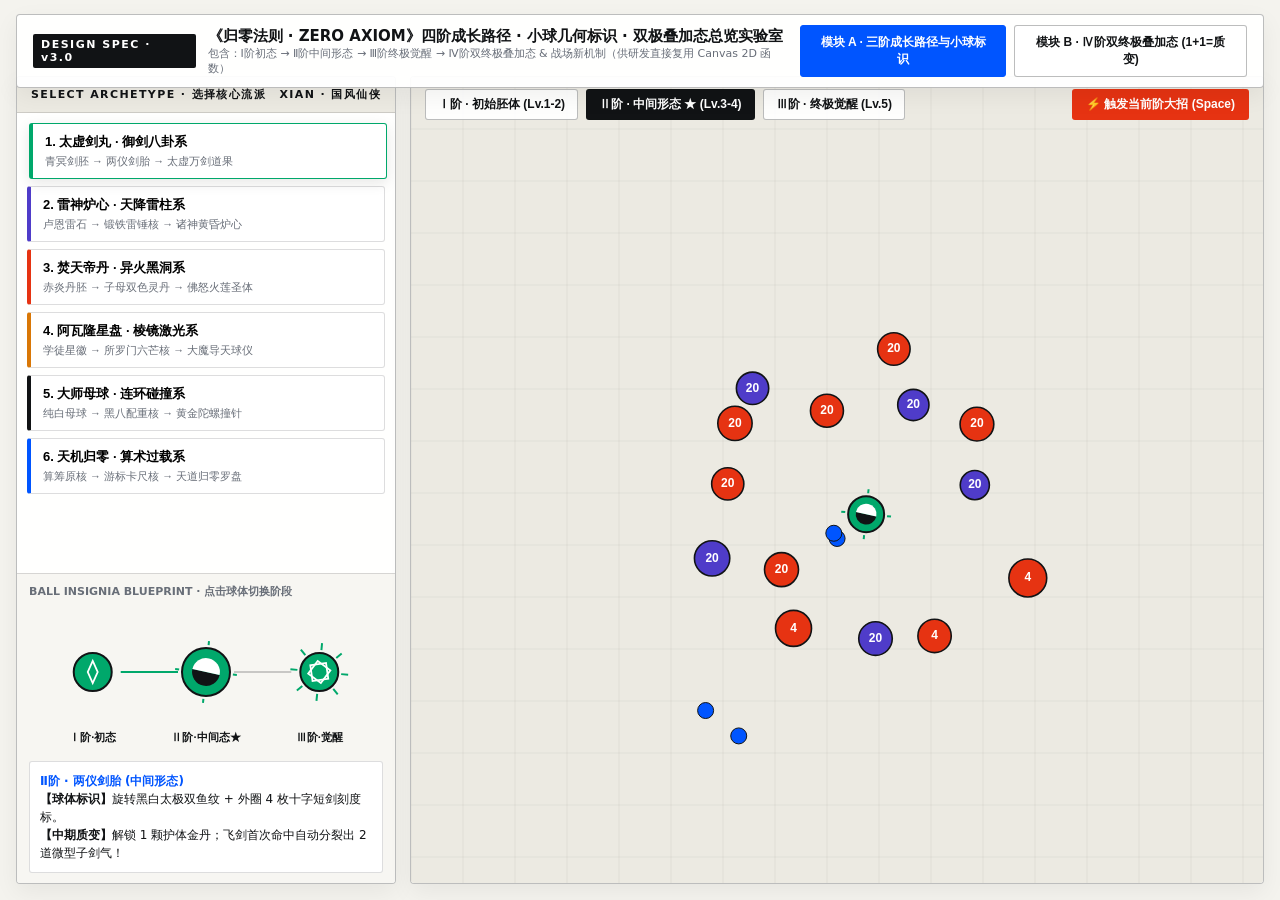
<file: 特效与武器预览.html>
<!DOCTYPE html>
<html lang="zh-CN">
<head>
<meta charset="UTF-8">
<meta name="viewport" content="width=device-width, initial-scale=1.0">
<title>归零法则 · ZERO AXIOM · 四阶法则进化、小球标识与特效总览实验室 (v3.0)</title>
<style>
:root {
  --bg: #F4F3EE;
  --surface: rgba(255, 255, 255, 0.94);
  --surface-alt: #ECEAE2;
  --ink: #111315;
  --dim: #686E78;
  --line: rgba(17, 19, 21, 0.14);
  --line-strong: rgba(17, 19, 21, 0.28);
  --cobalt: #0055FF;
  --red: #E63312;
  --green: #00A86B;
  --amber: #D97706;
  --violet: #4F3CC9;
}
* { margin: 0; padding: 0; box-sizing: border-box; }
html, body {
  width: 100%; height: 100%; overflow: hidden;
  background: var(--bg); color: var(--ink);
  font-family: "Inter", "Helvetica Neue", system-ui, -apple-system, "PingFang SC", "Microsoft YaHei", sans-serif;
  user-select: none;
}
.header {
  position: fixed; top: 14px; left: 16px; right: 16px; z-index: 30;
  display: flex; justify-content: space-between; align-items: center; gap: 12px;
  background: var(--surface); border: 1px solid var(--line-strong);
  border-radius: 4px; padding: 10px 16px;
  box-shadow: 0 8px 24px rgba(17,19,21,0.06);
}
.brand { display: flex; align-items: center; gap: 12px; }
.badge { background: var(--ink); color: #fff; font-size: 11px; font-weight: 800; padding: 4px 8px; border-radius: 2px; letter-spacing: 1.5px; }
.brand h1 { font-size: 15px; font-weight: 800; }
.brand p { font-size: 11px; color: var(--dim); }

.nav-tabs { display: flex; gap: 8px; }
.nav-btn {
  cursor: pointer; padding: 8px 14px; font-size: 12px; font-weight: 800;
  border: 1px solid var(--line-strong); border-radius: 3px;
  background: #fff; color: var(--ink); transition: all 0.15s;
}
.nav-btn.active { background: var(--cobalt); color: #fff; border-color: var(--cobalt); }

.main-area {
  position: fixed; top: 76px; left: 16px; right: 16px; bottom: 16px;
  display: grid; grid-template-columns: 380px 1fr; gap: 14px;
}
.left-panel, .right-panel {
  background: var(--surface); border: 1px solid var(--line-strong);
  border-radius: 4px; overflow: hidden; display: flex; flex-direction: column;
  box-shadow: 0 8px 24px rgba(17,19,21,0.06);
}
.panel-head {
  padding: 10px 14px; background: var(--surface-alt);
  border-bottom: 1px solid var(--line);
  font-size: 11px; font-weight: 800; letter-spacing: 1.4px;
  display: flex; justify-content: space-between; align-items: center;
}
.item-list {
  padding: 10px; overflow-y: auto; display: flex; flex-direction: column; gap: 7px; flex: 1;
}
.item-btn {
  cursor: pointer; text-align: left; padding: 9px 12px;
  border: 1px solid var(--line); border-left: 4px solid var(--accent, var(--ink));
  border-radius: 3px; background: #fff; transition: all 0.14s;
}
.item-btn.active {
  border-color: var(--accent, var(--ink));
  box-shadow: 0 4px 14px rgba(17,19,21,0.10);
  transform: translateX(2px);
}
.item-btn b { display: block; font-size: 13px; margin-bottom: 2px; }
.item-btn span { font-size: 11px; color: var(--dim); }

.blueprint-box {
  border-top: 1px solid var(--line); padding: 10px 12px; background: #F7F6F2;
}
#blueprintCanvas { width: 100%; height: 150px; display: block; cursor: pointer; }
.spec-card {
  margin-top: 8px; padding: 10px; background: #fff; border: 1px solid var(--line); border-radius: 3px;
  font-size: 12px; line-height: 1.5;
}
.spec-card strong { color: var(--cobalt); }

.stage-wrap { position: relative; flex: 1; width: 100%; height: 100%; }
#combatCanvas { width: 100%; height: 100%; display: block; }
.stage-overlay {
  position: absolute; top: 12px; left: 14px; right: 14px;
  display: flex; justify-content: space-between; align-items: center; pointer-events: none;
}
.stage-Controls { display: flex; gap: 8px; pointer-events: auto; }
.st-pill {
  cursor: pointer; padding: 6px 12px; font-size: 12px; font-weight: 800;
  border: 1px solid var(--line-strong); border-radius: 3px;
  background: rgba(255,255,255,0.92); color: var(--ink);
}
.st-pill.active { background: var(--ink); color: #fff; }
.act-btn {
  pointer-events: auto; cursor: pointer; padding: 7px 14px; font-size: 12px; font-weight: 800;
  border: none; border-radius: 3px; background: var(--red); color: #fff;
}
</style>
</head>
<body>

<div class="header">
  <div class="brand">
    <span class="badge">DESIGN SPEC · v3.0</span>
    <div>
      <h1>《归零法则 · ZERO AXIOM》四阶成长路径 · 小球几何标识 · 双极叠加态总览实验室</h1>
      <p>包含：Ⅰ阶初态 → Ⅱ阶中间形态 → Ⅲ阶终极觉醒 → Ⅳ阶双终极叠加态 & 战场新机制（供研发直接复用 Canvas 2D 函数）</p>
    </div>
  </div>
  <div class="nav-tabs" id="topTabs">
    <button class="nav-btn active" data-tab="progression">模块 A · 三阶成长路径与小球标识</button>
    <button class="nav-btn" data-tab="superposition">模块 B · Ⅳ阶双终极叠加态 (1+1=质变)</button>
  </div>
</div>

<div class="main-area">
  <div class="left-panel">
    <div class="panel-head">
      <span id="leftTitle">SELECT ARCHETYPE · 选择核心流派</span>
      <span id="leftCode">XIAN</span>
    </div>
    <div class="item-list" id="itemList"></div>
    <div class="blueprint-box">
      <div style="font-size:11px;font-weight:800;color:var(--dim);margin-bottom:4px;" id="bpLabel">BALL INSIGNIA BLUEPRINT · 点击球体切换阶段</div>
      <canvas id="blueprintCanvas"></canvas>
      <div class="spec-card" id="specCard"></div>
    </div>
  </div>

  <div class="right-panel">
    <div class="stage-wrap">
      <canvas id="combatCanvas"></canvas>
      <div class="stage-overlay">
        <div class="stage-Controls" id="stagePills">
          <button class="st-pill" data-st="0">Ⅰ阶 · 初始胚体 (Lv.1-2)</button>
          <button class="st-pill active" data-st="1">Ⅱ阶 · 中间形态 ★ (Lv.3-4)</button>
          <button class="st-pill" data-st="2">Ⅲ阶 · 终极觉醒 (Lv.5)</button>
        </div>
        <button class="act-btn" id="btnTrigger">⚡ 触发当前阶大招 (Space)</button>
      </div>
    </div>
  </div>
</div>

<script>
'use strict';
const TAU = Math.PI * 2;
const rand = (a, b) => a + Math.random() * (b - a);
const clamp = (v, a, b) => Math.max(a, Math.min(b, v));
const distSq = (x1, y1, x2, y2) => (x1 - x2) ** 2 + (y1 - y2) ** 2;
function rgba(hex, a) {
  const n = parseInt(hex.slice(1), 16);
  return 'rgba(' + ((n >> 16) & 255) + ',' + ((n >> 8) & 255) + ',' + (n & 255) + ',' + a + ')';
}

/* ══════════════ 数据集 A：六大流派三阶成长路径与小球标识 ══════════════ */
const ARCHETYPES = [
  {
    id: 'xianxia', code: 'XIAN · 国风仙侠', name: '1. 太虚剑丸 · 御剑八卦系', sub: '青冥剑胚 → 两仪剑胎 → 太虚万剑道果', color: '#00A86B',
    stages: [
      { name: 'Ⅰ阶 · 青冥剑胚', desc: '<b>【球心标识】</b>竖向白玉菱形剑格纹。<br><b>【机制】</b>单发青冥飞剑，基础穿透 1。' },
      { name: 'Ⅱ阶 · 两仪剑胎 (中间形态)', desc: '<b>【球体标识】</b>旋转黑白太极双鱼纹 + 外圈 4 枚十字短剑刻度标。<br><b>【中期质变】</b>解锁 1 颗护体金丹；飞剑首次命中自动分裂出 2 道微型子剑气！' },
      { name: 'Ⅲ阶 · 太虚万剑道果 (满级觉醒)', desc: '<b>【球体标识】</b>双层交错八角剑阵徽记 + 脚下完整八卦罗盘与黑白双金丹。<br><b>【终极质变】</b>齐射 3 柄追踪飞剑，周期性绽放「八瓣几何青莲剑阵」全屏切割！' }
    ]
  },
  {
    id: 'norse', code: 'NORSE · 北欧神话', name: '2. 雷神炉心 · 天降雷柱系', sub: '卢恩雷石 → 锻铁雷锤核 → 诸神黄昏炉心', color: '#4F3CC9',
    stages: [
      { name: 'Ⅰ阶 · 卢恩雷石', desc: '<b>【球心标识】</b>单道「ᛋ (Sowilo)」闪电折线纹。<br><b>【机制】</b>发射雷球，命中触发 1 跳短距微弱电弧。' },
      { name: 'Ⅱ阶 · 锻铁雷锤核 (中间形态)', desc: '<b>【球体标识】</b>T型雷锤图腾 + 外圈环绕 3 枚旋转三角引雷针。<br><b>【中期质变】</b>普攻化为旋转战锤，飞行途中向两侧敌球持续放电，落点烙印四角雷印！' },
      { name: 'Ⅲ阶 · 诸神黄昏炉心 (满级觉醒)', desc: '<b>【球体标识】</b>奥丁八角米字死棘金纹 + 6 枚黄金引雷针。<br><b>【终极质变】</b>命中直接劈下粗壮「黑蓝双层天降雷柱」并展开「八角卢恩法阵」！' }
    ]
  },
  {
    id: 'xuanhuan', code: 'XUAN · 东方玄幻', name: '3. 焚天帝丹 · 异火黑洞系', sub: '赤炎丹胚 → 子母双色灵丹 → 佛怒火莲圣体', color: '#E63312',
    stages: [
      { name: 'Ⅰ阶 · 赤炎丹胚', desc: '<b>【球心标识】</b>单枚赤白实心火种圆核。<br><b>【机制】</b>发射普通赤火弹，命中产生单层小火环。' },
      { name: 'Ⅱ阶 · 子母双色灵丹 (中间形态)', desc: '<b>【球体标识】</b>红金反转四角星纹 + 黑曜内圈 + 外旋赤色方框。<br><b>【中期质变】</b>火弹外嵌旋转方框，命中展开「双层十字火框」并灼烧地面！' },
      { name: 'Ⅲ阶 · 佛怒火莲圣体 (满级觉醒)', desc: '<b>【球体标识】</b>三层八瓣火莲圣纹 + 红金黑双层反转八角框。<br><b>【终极质变】</b>绽放红/金/黑三层旋转火莲，大招召唤「鲲鹏黑洞」强行聚怪内爆！' }
    ]
  },
  {
    id: 'arcane', code: 'ARCANE · 英式奥术', name: '4. 阿瓦隆星盘 · 棱镜激光系', sub: '学徒星徽 → 所罗门六芒核 → 大魔导天球仪', color: '#D97706',
    stages: [
      { name: 'Ⅰ阶 · 学徒星徽', desc: '<b>【球心标识】</b>单线正三角炼金符号。<br><b>【机制】</b>发射奥术弹，在敌人之间普通弹射。' },
      { name: 'Ⅱ阶 · 所罗门六芒核 (中间形态)', desc: '<b>【球体标识】</b>黑白交错所罗门六芒星 + 左右伴飞 2 枚微型三角棱镜。<br><b>【中期质变】</b>首次命中敌球时原地生成持续 2s 的「临时三角折射镜」发射细激光！' },
      { name: 'Ⅲ阶 · 大魔导天球仪 (满级觉醒)', desc: '<b>【球体标识】</b>黄金星象仪经纬环 + 场上常驻 4 座六芒星棱镜节点。<br><b>【终极质变】</b>发射「黑金双层高对比度贯穿激光」在镜面与敌球间无限连环折射！' }
    ]
  },
  {
    id: 'billiard', code: 'PHYS · 台球物理', name: '5. 大师母球 · 连环碰撞系', sub: '纯白母球 → 黑八配重核 → 黄金陀螺撞针', color: '#111315',
    stages: [
      { name: 'Ⅰ阶 · 纯白母球', desc: '<b>【球心标识】</b>纯白哑光球面 + 朱红圆点母球标。<br><b>【机制】</b>发射带基础击退的重弹推开敌球。' },
      { name: 'Ⅱ阶 · 黑八配重核 (中间形态)', desc: '<b>【球体标识】</b>贯穿式宽幅黑八配重带 + 白芯数字 8 + 四象限准星括弧。<br><b>【中期质变】</b>显示「台球瞄准延长线 + 撞击预测白圈」，解锁敌球之间的对撞传递！' },
      { name: 'Ⅲ阶 · 黄金陀螺撞针 (满级觉醒)', desc: '<b>【球体标识】</b>曜石黑装甲底 + 黄金三向陀螺撞针徽记。<br><b>【终极质变】</b>敌球四周碰壁全弹性反弹，触发「连撞×2 / ×3 / ×4!」金色崩撞！' }
    ]
  },
  {
    id: 'exact_zero', code: 'MATH · 数字法则', name: '6. 天机归零 · 算术过载系', sub: '算筹原核 → 游标卡尺核 → 天道归零罗盘', color: '#0055FF',
    stages: [
      { name: 'Ⅰ阶 · 算筹原核', desc: '<b>【球心标识】</b>钴蓝球面内嵌二元算筹双竖线 (||)。<br><b>【机制】</b>伤害分毫不差把敌球打成 0 时触发归零震波。' },
      { name: 'Ⅱ阶 · 游标卡尺核 (中间形态)', desc: '<b>【球体标识】</b>金色十字游标卡尺刻线 + 空心数字 0 环。<br><b>【中期质变】</b>斩杀容差放宽（残血≤1.35倍伤害自动补足为精准归零）+ 1跳溢出电弧！' },
      { name: 'Ⅲ阶 · 天道归零罗盘 (满级觉醒)', desc: '<b>【球体标识】</b>黄金分割方框 + 四象限锁定准星。<br><b>【终极质变】</b>触发大范围金色十字坐标解构阵，且溢出伤害化为 3 跳高压电弧链！' }
    ]
  }
];

/* ══════════════ 数据集 B：六大【Ⅳ阶·双终极叠加态】 ══════════════ */
const COMBOS = [
  { id: 'xian_xuan', code: 'XIAN × XUAN', name: '1. 仙侠×玄幻【红莲业火剑仙】', sub: '飞剑刺入敌球体内直接引爆三层火莲 + 火莲金丹', a: { name: '太虚万剑', col: '#00A86B', type: 'xianxia' }, b: { name: '佛怒火莲', col: '#E63312', type: 'xuanhuan' }, desc: '<b>【叠加态标识】</b>青碧与业火红双色对半基底 + 外旋黄金八角火框 + 十六瓣双色剑莲神纹。<br><b>【1+1=质变】</b>两仪金丹化为旋转火莲丹；每柄飞剑刺中敌球时直接在体内引爆三层异色火莲！' },
  { id: 'xian_norse', code: 'XIAN × NORSE', name: '2. 仙侠×北欧【九霄雷罚剑域】', sub: '飞剑化引雷剑桩钉入敌球 + 自动拉起卢恩电网与雷柱', a: { name: '太虚万剑', col: '#00A86B', type: 'xianxia' }, b: { name: '雷神炉心', col: '#4F3CC9', type: 'norse' }, desc: '<b>【叠加态标识】</b>青紫双色基底 + 8枚引雷剑标 + 雷锤贯穿剑格神纹。<br><b>【1+1=质变】</b>飞剑命中敌球后化作「引雷剑桩」钉在敌球身上，所有被钉敌球之间自动拉起电网并降下天降雷柱！' },
  { id: 'norse_phys', code: 'NORSE × PHYS', name: '3. 北欧×台球【诸神雷霆保龄】', sub: '敌球化为充能雷球，每次台球对撞直接降下天降雷柱', a: { name: '雷神炉心', col: '#4F3CC9', type: 'norse' }, b: { name: '黄金撞针', col: '#111315', type: 'billiard' }, desc: '<b>【叠加态标识】</b>紫黑装甲母球 + 三向雷霆撞针核心。<br><b>【1+1=质变】</b>被撞飞的敌球本身化为充能雷球，敌球与敌球每次发生【台球对撞】时直接在碰撞点劈下天降雷柱！' },
  { id: 'xuan_phys', code: 'XUAN × PHYS', name: '4. 玄幻×台球【奇点坍缩开球】', sub: '鲲鹏黑洞把全屏怪吸成一团 + 火莲母球一杆轰入球堆', a: { name: '佛怒火莲', col: '#E63312', type: 'xuanhuan' }, b: { name: '黄金撞针', col: '#111315', type: 'billiard' }, desc: '<b>【叠加态标识】</b>红黑双色引力母球 + 球心黑洞吞噬8号球徽记。<br><b>【1+1=质变】</b>先用鲲鹏黑洞把散怪强行聚成紧密球堆，紧接着发射重型火莲母球一杆冲入黑洞中心连环爆破！' },
  { id: 'arcane_xian', code: 'ARCANE × XIAN', name: '5. 奥术×仙侠【所罗门分光剑阵】', sub: '飞剑穿过六芒星棱镜时，1剑光谱折射分裂为3柄黄金光剑', a: { name: '魔导天球', col: '#D97706', type: 'arcane' }, b: { name: '太虚万剑', col: '#00A86B', type: 'xianxia' }, desc: '<b>【叠加态标识】</b>秘金与青碧双色星盘 + 所罗门六芒星剑格核心。<br><b>【1+1=质变】</b>飞剑一旦穿过场地上的【六芒星棱镜】，1柄飞剑瞬间折射分裂为3柄高速黄金激光剑！' },
  { id: 'arcane_zero', code: 'ARCANE × MATH', name: '6. 奥术×归零【宿命同调矩阵】', sub: '折射激光网同步敌球数字，1球归零则整张网同时归零殉爆', a: { name: '魔导天球', col: '#D97706', type: 'arcane' }, b: { name: '天道归零', col: '#0055FF', type: 'exact_zero' }, desc: '<b>【叠加态标识】</b>秘金与钴蓝双色天球游标环 + 六芒星内嵌数字 0 神纹。<br><b>【1+1=质变】</b>激光网连接的所有敌球血量被「宿命同调」，只要其中 1 颗触发【✦精准归零】，整张网上的敌球同时归零殉爆！' }
];

let tabMode = 'progression'; // 'progression' | 'superposition'
let selIdx = 0;
let curStage = 1;
let time = 0, dpr = 1;

const bpCv = document.getElementById('blueprintCanvas');
const bpCtx = bpCv.getContext('2d');
const cbCv = document.getElementById('combatCanvas');
const cbCtx = cbCv.getContext('2d');
let bpW = 340, bpH = 150, cbW = 700, cbH = 500;

const player = { x: 0, y: 0, r: 18, fireT: 0, ultT: 1.8 };
let enemies = [], bullets = [], fx = [], texts = [], mirrors = [], blackholes = [];

function resize() {
  dpr = Math.min(window.devicePixelRatio || 1, 2);
  const r1 = bpCv.getBoundingClientRect();
  bpW = r1.width || 340; bpH = r1.height || 150;
  bpCv.width = bpW * dpr; bpCv.height = bpH * dpr;
  const r2 = cbCv.getBoundingClientRect();
  cbW = r2.width || 700; cbH = r2.height || 500;
  cbCv.width = cbW * dpr; cbCv.height = cbH * dpr;
}

/* ══════════════ 复用函数 1：绘制Ⅰ/Ⅱ/Ⅲ阶单流派小球标识 ══════════════ */
function drawStyledOrb(ctx, x, y, r, archId, stageIdx, t) {
  ctx.save(); ctx.translate(x, y);
  if (archId === 'xianxia' && stageIdx >= 1) {
    ctx.save(); ctx.rotate(t * 1.4); ctx.strokeStyle = '#00A86B'; ctx.lineWidth = 2;
    const cnt = stageIdx === 2 ? 8 : 4;
    for (let i = 0; i < cnt; i++) { ctx.rotate(TAU / cnt); ctx.beginPath(); ctx.moveTo(r + 3, 0); ctx.lineTo(r + (stageIdx === 2 ? 10 : 7), 0); ctx.stroke(); }
    ctx.restore();
  } else if (archId === 'norse' && stageIdx >= 1) {
    ctx.save(); ctx.rotate(t * 2);
    const cnt = stageIdx === 2 ? 6 : 3;
    for (let i = 0; i < cnt; i++) {
      ctx.rotate(TAU / cnt); ctx.beginPath(); ctx.moveTo(r + 9, 0); ctx.lineTo(r + 3, -3.5); ctx.lineTo(r + 3, 3.5); ctx.closePath();
      ctx.fillStyle = stageIdx === 2 ? '#FFB800' : '#4F3CC9'; ctx.fill();
    }
    ctx.restore();
  } else if (archId === 'xuanhuan' && stageIdx >= 1) {
    ctx.save(); ctx.rotate(t * 1.5); const sz = r * 1.25;
    ctx.strokeStyle = stageIdx === 2 ? '#FFB800' : '#E63312'; ctx.lineWidth = 1.8;
    ctx.strokeRect(-sz, -sz, sz * 2, sz * 2);
    if (stageIdx === 2) { ctx.rotate(Math.PI / 4); ctx.strokeStyle = '#111315'; ctx.strokeRect(-sz, -sz, sz * 2, sz * 2); }
    ctx.restore();
  } else if (archId === 'arcane' && stageIdx >= 1) {
    ctx.save(); ctx.rotate(t * 1.2); ctx.strokeStyle = '#D97706'; ctx.lineWidth = 1.6;
    ctx.beginPath(); ctx.arc(0, 0, r + 6, 0, TAU); ctx.stroke();
    const cnt = stageIdx === 2 ? 4 : 2;
    for (let i = 0; i < cnt; i++) { ctx.rotate(TAU / cnt); ctx.fillStyle = '#FFB800'; ctx.fillRect(r + 4, -2.5, 5, 5); }
    ctx.restore();
  } else if (archId === 'billiard' && stageIdx >= 1) {
    ctx.save(); ctx.rotate(t * 0.6); ctx.strokeStyle = '#111315'; ctx.lineWidth = 1.8;
    for (let i = 0; i < 4; i++) { ctx.rotate(Math.PI / 2); ctx.beginPath(); ctx.arc(0, 0, r + 5, -0.35, 0.35); ctx.stroke(); }
    ctx.restore();
  } else if (archId === 'exact_zero' && stageIdx >= 1) {
    ctx.save(); ctx.rotate(-t * 0.9); ctx.strokeStyle = '#0055FF'; ctx.lineWidth = 1.6;
    const m = r + 6;
    ctx.beginPath(); ctx.moveTo(-m, 0); ctx.lineTo(-r - 1, 0); ctx.moveTo(m, 0); ctx.lineTo(r + 1, 0);
    ctx.moveTo(0, -m); ctx.lineTo(0, -r - 1); ctx.moveTo(0, m); ctx.lineTo(0, r + 1); ctx.stroke();
    ctx.restore();
  }

  const baseCol = archId === 'billiard' ? (stageIdx === 2 ? '#111315' : '#FFFFFF')
    : archId === 'xianxia' ? '#00A86B' : archId === 'norse' ? '#4F3CC9'
    : archId === 'xuanhuan' ? '#E63312' : archId === 'arcane' ? '#FFB800' : '#0055FF';
  ctx.beginPath(); ctx.arc(0, 0, r, 0, TAU);
  ctx.fillStyle = baseCol; ctx.fill();
  ctx.lineWidth = 2; ctx.strokeStyle = '#111315'; ctx.stroke();

  const s = r * 0.58;
  ctx.strokeStyle = '#FFFFFF'; ctx.fillStyle = '#FFFFFF'; ctx.lineWidth = 1.8;
  if (archId === 'xianxia') {
    if (stageIdx === 0) {
      ctx.beginPath(); ctx.moveTo(0, -s); ctx.lineTo(s * 0.45, 0); ctx.lineTo(0, s); ctx.lineTo(-s * 0.45, 0); ctx.closePath(); ctx.stroke();
    } else if (stageIdx === 1) {
      ctx.rotate(t * 1.5);
      ctx.beginPath(); ctx.arc(0, 0, s, -Math.PI / 2, Math.PI / 2); ctx.fillStyle = '#111315'; ctx.fill();
      ctx.beginPath(); ctx.arc(0, 0, s, Math.PI / 2, -Math.PI / 2); ctx.fillStyle = '#FFFFFF'; ctx.fill();
    } else {
      ctx.rotate(t * 1.2);
      for (let k = 0; k < 2; k++) { ctx.rotate(Math.PI / 4); ctx.strokeRect(-s * 0.72, -s * 0.72, s * 1.44, s * 1.44); }
    }
  } else if (archId === 'norse') {
    ctx.strokeStyle = stageIdx === 2 ? '#FFB800' : '#FFFFFF';
    if (stageIdx === 0) {
      ctx.beginPath(); ctx.moveTo(s * 0.35, -s * 0.8); ctx.lineTo(-s * 0.4, 0); ctx.lineTo(s * 0.4, 0); ctx.lineTo(-s * 0.35, s * 0.8); ctx.stroke();
    } else if (stageIdx === 1) {
      ctx.beginPath(); ctx.rect(-s * 0.65, -s * 0.65, s * 1.3, s * 0.55); ctx.moveTo(0, -s * 0.1); ctx.lineTo(0, s * 0.85); ctx.stroke();
    } else {
      ctx.rotate(t * 0.9);
      for (let i = 0; i < 4; i++) { ctx.rotate(Math.PI / 4); ctx.beginPath(); ctx.moveTo(0, -s); ctx.lineTo(0, s); ctx.stroke(); }
    }
  } else if (archId === 'xuanhuan') {
    if (stageIdx === 0) {
      ctx.beginPath(); ctx.arc(0, 0, s * 0.45, 0, TAU); ctx.fill();
    } else if (stageIdx === 1) {
      ctx.rotate(t * 1.6); ctx.fillStyle = '#FFB800'; ctx.fillRect(-s * 0.6, -s * 0.6, s * 1.2, s * 1.2);
      ctx.beginPath(); ctx.arc(0, 0, s * 0.3, 0, TAU); ctx.fillStyle = '#111315'; ctx.fill();
    } else {
      ctx.rotate(-t * 1.4); ctx.strokeStyle = '#FFB800';
      for (let i = 0; i < 4; i++) { ctx.rotate(Math.PI / 4); ctx.strokeRect(-s * 0.65, -s * 0.65, s * 1.3, s * 1.3); }
    }
  } else if (archId === 'arcane') {
    ctx.strokeStyle = '#111315';
    if (stageIdx === 0) {
      ctx.beginPath(); ctx.moveTo(0, -s); ctx.lineTo(s * 0.85, s * 0.6); ctx.lineTo(-s * 0.85, s * 0.6); ctx.closePath(); ctx.stroke();
    } else if (stageIdx === 1) {
      ctx.rotate(t);
      for (let k = 0; k < 2; k++) { ctx.rotate(Math.PI); ctx.strokeStyle = k ? '#FFFFFF' : '#111315'; ctx.beginPath(); ctx.moveTo(0, -s); ctx.lineTo(s * 0.85, s * 0.5); ctx.lineTo(-s * 0.85, s * 0.5); ctx.closePath(); ctx.stroke(); }
    } else {
      ctx.rotate(t * 1.5); ctx.beginPath(); ctx.arc(0, 0, s * 0.88, 0, TAU); ctx.stroke();
      ctx.beginPath(); ctx.ellipse(0, 0, s * 0.88, s * 0.36, 0, 0, TAU); ctx.stroke();
    }
  } else if (archId === 'billiard') {
    if (stageIdx === 0) {
      ctx.beginPath(); ctx.arc(0, 0, r * 0.26, 0, TAU); ctx.fillStyle = '#E63312'; ctx.fill();
    } else if (stageIdx === 1) {
      ctx.fillStyle = '#111315'; ctx.fillRect(-r * 0.9, -r * 0.4, r * 1.8, r * 0.8);
      ctx.beginPath(); ctx.arc(0, 0, r * 0.36, 0, TAU); ctx.fillStyle = '#FFFFFF'; ctx.fill();
    } else {
      ctx.rotate(t * 2.5); ctx.strokeStyle = '#FFB800';
      for (let i = 0; i < 3; i++) { ctx.rotate(TAU / 3); ctx.beginPath(); ctx.moveTo(0, 0); ctx.lineTo(s * 0.85, 0); ctx.stroke(); }
    }
  } else {
    if (stageIdx === 0) {
      ctx.beginPath(); ctx.moveTo(-s * 0.3, -s * 0.6); ctx.lineTo(-s * 0.3, s * 0.6); ctx.moveTo(s * 0.3, -s * 0.6); ctx.lineTo(s * 0.3, s * 0.6); ctx.stroke();
    } else if (stageIdx === 1) {
      ctx.beginPath(); ctx.arc(0, 0, s * 0.55, 0, TAU); ctx.stroke();
    } else {
      ctx.rotate(t); ctx.strokeStyle = '#FFB800'; ctx.strokeRect(-s * 0.7, -s * 0.7, s * 1.4, s * 1.4);
    }
  }
  ctx.restore();
}

/* ══════════════ 复用函数 2：绘制Ⅳ阶·双极叠加态小球标识 ══════════════ */
function drawSuperpositionOrb(ctx, x, y, r, combo, t) {
  ctx.save(); ctx.translate(x, y);
  const colA = combo.a.col, colB = combo.b.col;
  ctx.save(); ctx.rotate(t * 1.4);
  const or = r * 1.3;
  ctx.strokeStyle = colA; ctx.lineWidth = 1.8; ctx.strokeRect(-or * 0.7, -or * 0.7, or * 1.4, or * 1.4);
  ctx.rotate(Math.PI / 4 - t * 2.8); ctx.strokeStyle = colB; ctx.strokeRect(-or * 0.7, -or * 0.7, or * 1.4, or * 1.4);
  ctx.restore();

  ctx.save(); ctx.rotate(t * 0.8);
  ctx.beginPath(); ctx.arc(0, 0, r, -Math.PI / 2, Math.PI / 2); ctx.fillStyle = colA; ctx.fill();
  ctx.beginPath(); ctx.arc(0, 0, r, Math.PI / 2, -Math.PI / 2); ctx.fillStyle = colB; ctx.fill();
  ctx.beginPath(); ctx.moveTo(0, -r); ctx.lineTo(0, r); ctx.strokeStyle = '#111315'; ctx.lineWidth = 2.2; ctx.stroke();
  ctx.restore();

  ctx.beginPath(); ctx.arc(0, 0, r, 0, TAU); ctx.lineWidth = 2.2; ctx.strokeStyle = '#111315'; ctx.stroke();
  const s = r * 0.6;
  ctx.rotate(-t * 1.5); ctx.strokeStyle = '#FFFFFF'; ctx.lineWidth = 1.8;
  ctx.strokeRect(-s * 0.68, -s * 0.68, s * 1.36, s * 1.36);
  ctx.rotate(Math.PI / 4); ctx.strokeStyle = '#FFB800';
  ctx.strokeRect(-s * 0.68, -s * 0.68, s * 1.36, s * 1.36);
  ctx.restore();
}

function renderBlueprint() {
  bpCtx.setTransform(dpr, 0, 0, dpr, 0, 0);
  bpCtx.clearRect(0, 0, bpW, bpH);
  const cy = bpH * 0.46;
  const xs = [bpW * 0.18, bpW * 0.50, bpW * 0.82];

  if (tabMode === 'progression') {
    const arch = ARCHETYPES[selIdx];
    for (let i = 0; i < 2; i++) {
      bpCtx.beginPath(); bpCtx.moveTo(xs[i] + 28, cy); bpCtx.lineTo(xs[i + 1] - 28, cy);
      bpCtx.strokeStyle = i < curStage ? arch.color : 'rgba(17,19,21,0.2)'; bpCtx.lineWidth = 2; bpCtx.stroke();
    }
    const lbs = ['Ⅰ阶·初态', 'Ⅱ阶·中间态★', 'Ⅲ阶·觉醒'];
    for (let s = 0; s < 3; s++) {
      drawStyledOrb(bpCtx, xs[s], cy, s === curStage ? 24 : 19, arch.id, s, time);
      bpCtx.font = (s === curStage ? '800 ' : '600 ') + '11px Inter, sans-serif';
      bpCtx.textAlign = 'center'; bpCtx.fillStyle = '#111315';
      bpCtx.fillText(lbs[s], xs[s], bpH - 12);
    }
  } else {
    const c = COMBOS[selIdx];
    drawStyledOrb(bpCtx, xs[0], cy, 20, c.a.type, 2, time);
    drawStyledOrb(bpCtx, xs[1], cy, 20, c.b.type, 2, time);
    bpCtx.font = '900 18px Inter, sans-serif'; bpCtx.textAlign = 'center'; bpCtx.fillStyle = '#111315';
    bpCtx.fillText('+', (xs[0] + xs[1]) / 2, cy + 5);
    bpCtx.fillText('⇒', (xs[1] + xs[2]) / 2, cy + 5);
    drawSuperpositionOrb(bpCtx, xs[2], cy, 25, c, time);
    bpCtx.font = '700 11px Inter, sans-serif';
    bpCtx.fillText('Ⅲ·' + c.a.name, xs[0], bpH - 12);
    bpCtx.fillText('Ⅲ·' + c.b.name, xs[1], bpH - 12);
    bpCtx.fillStyle = '#E63312'; bpCtx.fillText('Ⅳ阶·叠加态', xs[2], bpH - 12);
  }
}

function spawnEnemies(n) {
  for (let i = 0; i < n; i++) {
    const a = (i / n) * TAU + rand(-0.1, 0.1);
    const d = rand(110, 220);
    enemies.push({
      id: Math.random(),
      x: player.x + Math.cos(a) * d, y: player.y + Math.sin(a) * d,
      vx: 0, vy: 0, kx: 0, ky: 0, r: rand(14, 19), hp: 20, speed: rand(42, 65),
      color: i % 3 === 0 ? '#4F3CC9' : '#E63312', flash: 0, squash: 0, squashAng: 0, collideCd: 0, dead: false
    });
  }
}

function findNearest(x, y, maxR, skip) {
  let best = null, bd = maxR * maxR;
  for (const e of enemies) {
    if (e.dead || (skip && skip.has(e.id))) continue;
    const d = distSq(x, y, e.x, e.y);
    if (d < bd) { bd = d; best = e; }
  }
  return best;
}

function triggerUlt() {
  fx.push({ kind: 'lotus', x: player.x, y: player.y, r: 15, maxR: 185, life: 0.55, max: 0.55, rot: 0 });
  for (let i = 0; i < 12; i++) {
    const a = (i / 12) * TAU;
    bullets.push({ x: player.x, y: player.y, vx: Math.cos(a) * 540, vy: Math.sin(a) * 540, r: 9, dmg: 10, pierce: 2, life: 1.2, hit: new Set() });
  }
}

function update(dt) {
  time += dt;
  player.x = Math.cos(time * 0.85) * 55;
  player.y = Math.sin(time * 1.7) * 38;

  player.ultT -= dt;
  if (player.ultT <= 0) { player.ultT = 2.4; triggerUlt(); }

  player.fireT -= dt;
  if (player.fireT <= 0) {
    player.fireT = 0.36;
    const t = findNearest(player.x, player.y, 420);
    const a = t ? Math.atan2(t.y - player.y, t.x - player.x) : time;
    const cnt = (tabMode === 'superposition' || curStage >= 1) ? 2 : 1;
    for (let i = 0; i < cnt; i++) {
      const off = (i - (cnt - 1) / 2) * 0.16;
      bullets.push({ x: player.x, y: player.y, vx: Math.cos(a + off) * 580, vy: Math.sin(a + off) * 580, r: 8, dmg: 8, pierce: curStage, life: 1.2, hit: new Set() });
    }
  }

  for (const b of bullets) {
    b.x += b.vx * dt; b.y += b.vy * dt; b.life -= dt;
    if (b.life <= 0) { b.dead = true; continue; }
    for (const e of enemies) {
      if (e.dead || b.hit.has(e.id)) continue;
      if (distSq(b.x, b.y, e.x, e.y) <= (b.r + e.r) ** 2) {
        b.hit.add(e.id); e.hp -= b.dmg; e.flash = 0.08; e.squash = 0.25;
        e.squashAng = Math.atan2(b.vy, b.vx);
        e.kx += Math.cos(e.squashAng) * 320; e.ky += Math.sin(e.squashAng) * 320;
        fx.push({ kind: 'lotus', x: e.x, y: e.y, r: 6, maxR: 65, life: 0.38, max: 0.38, rot: rand(0, TAU) });
        if (e.hp <= 0) e.dead = true;
        if (b.pierce > 0) { b.pierce--; continue; }
        b.dead = true; break;
      }
    }
  }
  bullets = bullets.filter(b => !b.dead);

  for (const e of enemies) {
    if (e.dead) continue;
    if (e.flash > 0) e.flash -= dt;
    if (e.squash > 0) e.squash = Math.max(0, e.squash - dt * 2.2);
    if (e.collideCd > 0) e.collideCd -= dt;
    const dx = player.x - e.x, dy = player.y - e.y, d = Math.hypot(dx, dy) || 1;
    e.vx = (dx / d) * e.speed; e.vy = (dy / d) * e.speed;
    e.kx *= Math.max(0, 1 - 5 * dt); e.ky *= Math.max(0, 1 - 5 * dt);
    e.x += (e.vx + e.kx) * dt; e.y += (e.vy + e.ky) * dt;
  }

  for (let i = 0; i < enemies.length; i++) {
    const a = enemies[i]; if (a.dead) continue;
    for (let j = i + 1; j < enemies.length; j++) {
      const b = enemies[j]; if (b.dead) continue;
      const dx = b.x - a.x, dy = b.y - a.y, rr = a.r + b.r, d2 = dx * dx + dy * dy;
      if (d2 >= rr * rr || d2 < 0.01) continue;
      const d = Math.sqrt(d2), ux = dx / d, uy = dy / d, push = (rr - d) * 0.5;
      a.x -= ux * push; a.y -= uy * push; b.x += ux * push; b.y += uy * push;
      if (Math.hypot(a.kx - b.kx, a.ky - b.ky) > 120 && a.collideCd <= 0 && b.collideCd <= 0) {
        a.collideCd = 0.15; b.collideCd = 0.15;
        b.kx = ux * 320; b.ky = uy * 320;
        a.hp -= 6; b.hp -= 6;
        if (a.hp <= 0) a.dead = true;
        if (b.hp <= 0) b.dead = true;
      }
    }
  }
  enemies = enemies.filter(e => !e.dead);
  if (enemies.length < 12) spawnEnemies(14);

  for (const f of fx) { f.life -= dt; f.r = f.maxR * (1 - f.life / f.max); }
  fx = fx.filter(f => f.life > 0);
}

function renderCombat() {
  cbCtx.setTransform(dpr, 0, 0, dpr, 0, 0);
  cbCtx.fillStyle = '#ECEAE2'; cbCtx.fillRect(0, 0, cbW, cbH);
  cbCtx.beginPath();
  for (let x = 0; x < cbW; x += 52) { cbCtx.moveTo(x, 0); cbCtx.lineTo(x, cbH); }
  for (let y = 0; y < cbH; y += 52) { cbCtx.moveTo(0, y); cbCtx.lineTo(cbW, y); }
  cbCtx.strokeStyle = 'rgba(17,19,21,0.05)'; cbCtx.lineWidth = 1; cbCtx.stroke();

  cbCtx.save(); cbCtx.translate(cbW / 2, cbH / 2);

  for (const f of fx) {
    const a = clamp(f.life / f.max, 0, 1);
    cbCtx.save(); cbCtx.translate(f.x, f.y); cbCtx.rotate(f.rot + (1 - a) * 1.5);
    cbCtx.strokeStyle = rgba('#E63312', a * 0.85); cbCtx.lineWidth = 2.2;
    cbCtx.strokeRect(-f.r * 0.7, -f.r * 0.7, f.r * 1.4, f.r * 1.4);
    cbCtx.rotate(Math.PI / 4);
    cbCtx.strokeStyle = rgba('#00A86B', a * 0.85);
    cbCtx.strokeRect(-f.r * 0.7, -f.r * 0.7, f.r * 1.4, f.r * 1.4);
    cbCtx.restore();
  }

  for (const e of enemies) {
    cbCtx.save(); cbCtx.translate(e.x, e.y);
    if (e.squash > 0.01) { cbCtx.rotate(e.squashAng); cbCtx.scale(1 - e.squash * 0.5, 1 + e.squash * 0.7); }
    cbCtx.beginPath(); cbCtx.arc(0, 0, e.r, 0, TAU);
    cbCtx.fillStyle = e.flash > 0 ? '#FFFFFF' : e.color; cbCtx.fill();
    cbCtx.strokeStyle = '#111315'; cbCtx.lineWidth = 1.6; cbCtx.stroke();
    cbCtx.restore();
    cbCtx.font = '800 12px Inter, sans-serif'; cbCtx.fillStyle = '#FFFFFF'; cbCtx.textAlign = 'center'; cbCtx.textBaseline = 'middle';
    cbCtx.fillText(String(e.hp), e.x, e.y);
  }

  for (const b of bullets) {
    cbCtx.beginPath(); cbCtx.arc(b.x, b.y, b.r, 0, TAU);
    cbCtx.fillStyle = '#0055FF'; cbCtx.fill(); cbCtx.strokeStyle = '#111315'; cbCtx.stroke();
  }

  if (tabMode === 'progression') {
    drawStyledOrb(cbCtx, player.x, player.y, player.r, ARCHETYPES[selIdx].id, curStage, time);
  } else {
    drawSuperpositionOrb(cbCtx, player.x, player.y, player.r + 2, COMBOS[selIdx], time);
  }
  cbCtx.restore();
}

function refreshUI() {
  const list = document.getElementById('itemList');
  const data = tabMode === 'progression' ? ARCHETYPES : COMBOS;
  list.innerHTML = data.map((it, i) =>
    '<button class="item-btn ' + (i === selIdx ? 'active' : '') + '" data-i="' + i + '" style="--accent:' + (it.color || it.a.col) + '">' +
      '<b>' + it.name + '</b><span>' + it.sub + '</span>' +
    '</button>'
  ).join('');

  document.getElementById('stagePills').style.display = tabMode === 'progression' ? 'flex' : 'none';
  if (tabMode === 'progression') {
    const arch = ARCHETYPES[selIdx];
    document.getElementById('leftCode').textContent = arch.code;
    document.getElementById('specCard').innerHTML = '<strong>' + arch.stages[curStage].name + '</strong><br>' + arch.stages[curStage].desc;
  } else {
    const c = COMBOS[selIdx];
    document.getElementById('leftCode').textContent = c.code;
    document.getElementById('specCard').innerHTML = c.desc;
  }
  document.querySelectorAll('.st-pill').forEach((b, i) => b.classList.toggle('active', i === curStage));
}

document.getElementById('topTabs').addEventListener('click', e => {
  const btn = e.target.closest('.nav-btn');
  if (!btn) return;
  tabMode = btn.dataset.tab; selIdx = 0;
  document.querySelectorAll('.nav-btn').forEach(b => b.classList.toggle('active', b === btn));
  refreshUI();
});
document.getElementById('itemList').addEventListener('click', e => {
  const btn = e.target.closest('.item-btn');
  if (!btn) return;
  selIdx = Number(btn.dataset.i); refreshUI();
});
document.getElementById('stagePills').addEventListener('click', e => {
  const btn = e.target.closest('.st-pill');
  if (!btn) return;
  curStage = Number(btn.dataset.st); refreshUI();
});
document.getElementById('btnTrigger').onclick = () => triggerUlt();

window.addEventListener('resize', resize);
resize();
spawnEnemies(14);
refreshUI();
let last = performance.now();
function loop(now) {
  requestAnimationFrame(loop);
  const dt = Math.min(0.05, (now - last) / 1000);
  last = now;
  update(dt);
  renderBlueprint();
  renderCombat();
}
requestAnimationFrame(loop);
</script>
</body>
</html>
</file>
<file: css/style.css>
:root {
  --bg: #F3F0E8;
  --surface: #FFFEFB;
  --surface-alt: #EAE6DC;
  --ink: #1B1D23;
  --ink-soft: #4B505A;
  --dim: #7C7F86;
  --line: rgba(27, 29, 35, 0.11);
  --line-strong: rgba(27, 29, 35, 0.24);
  --panel: rgba(255, 254, 251, 0.86);
  --panel-shadow: 0 1px 0 rgba(255, 255, 255, 0.7) inset, 0 6px 22px rgba(60, 50, 30, 0.08), 0 1px 3px rgba(27, 29, 35, 0.06);

  --red: #E5482F;
  --cobalt: #2B5CE6;
  --green: #1EA57A;
  --amber: #D4822A;
  --violet: #5446C2;
}

* { margin: 0; padding: 0; box-sizing: border-box; }

html, body {
  height: 100%;
  overflow: hidden;
  background: var(--bg);
  color: var(--ink);
  font-family: "Inter", "Helvetica Neue", ui-sans-serif, system-ui, "Segoe UI", "PingFang SC", "Hiragino Sans GB", "Microsoft YaHei", sans-serif;
  -webkit-font-smoothing: antialiased;
  user-select: none;
}

canvas#game { position: fixed; inset: 0; display: block; }

.hidden { display: none !important; }

kbd {
  display: inline-flex;
  align-items: center;
  justify-content: center;
  min-width: 24px;
  height: 24px;
  padding: 0 7px;
  margin-right: 4px;
  border-radius: 3px;
  background: var(--surface);
  border: 1px solid var(--line-strong);
  font-size: 11px;
  font-family: inherit;
  font-weight: 700;
  color: var(--ink);
  letter-spacing: 0.4px;
}

/* ══════════ HUD ══════════ */
#hud {
  position: fixed;
  inset: 0;
  z-index: 10;
  pointer-events: none;
}

.hud-tl {
  position: absolute;
  top: 20px;
  left: 20px;
  width: 256px;
  padding: 12px 14px;
  background: var(--panel);
  backdrop-filter: blur(10px) saturate(1.1);
  -webkit-backdrop-filter: blur(10px) saturate(1.1);
  border: 1px solid var(--line);
  border-radius: 6px;
  box-shadow: var(--panel-shadow);
}

.hp-meta {
  display: flex;
  justify-content: space-between;
  align-items: baseline;
  margin-bottom: 5px;
  font-size: 12px;
  font-weight: 800;
  color: var(--ink);
  font-variant-numeric: tabular-nums;
}

.hp-meta .hp-tag {
  font-size: 10px;
  letter-spacing: 1.8px;
  color: var(--red);
}

.bar {
  position: relative;
  border-radius: 2px;
  background: var(--surface-alt);
  border: 1px solid var(--line);
  overflow: hidden;
}

.bar.hp { height: 10px; }
.bar.xp { height: 6px; margin-top: 8px; }

.bar .fill {
  position: absolute;
  left: 0;
  top: 0;
  bottom: 0;
  width: 100%;
  transform-origin: left center;
  transition: transform .14s ease-out;
}

.hp .fill { background: linear-gradient(180deg, #EE6A50 0%, var(--red) 55%, #CC3B24 100%); }
.xp .fill { background: linear-gradient(90deg, #5B82F0 0%, var(--cobalt) 100%); }

.xp-meta {
  display: flex;
  justify-content: space-between;
  align-items: center;
  margin-top: 7px;
  font-size: 11px;
  letter-spacing: 1px;
  color: var(--dim);
  font-variant-numeric: tabular-nums;
}

.xp-meta .lv {
  color: var(--cobalt);
  font-weight: 800;
  letter-spacing: 1.5px;
}

.core-tier {
  margin-top: 6px;
  padding-top: 5px;
  border-top: 1px solid var(--line);
  font-size: 10px;
  font-weight: 800;
  letter-spacing: 1.2px;
  color: var(--ink);
  font-variant-numeric: tabular-nums;
}

.core-tier.stage-2 { color: var(--cobalt); }
.core-tier.stage-3 { color: var(--amber); }
.core-tier.stage-4 {
  color: var(--red);
  border-top-color: rgba(229, 72, 47, 0.35);
}

.hud-tc {
  position: absolute;
  top: 20px;
  left: 50%;
  transform: translateX(-50%);
  text-align: center;
  padding: 8px 20px 10px;
  background: var(--panel);
  backdrop-filter: blur(10px) saturate(1.1);
  -webkit-backdrop-filter: blur(10px) saturate(1.1);
  border: 1px solid var(--line);
  border-radius: 6px;
  box-shadow: var(--panel-shadow);
}

.clock {
  font-size: 32px;
  font-weight: 800;
  letter-spacing: 2.5px;
  font-variant-numeric: tabular-nums;
  line-height: 1.05;
  color: var(--ink);
}

.threat {
  font-size: 10px;
  letter-spacing: 1.8px;
  color: var(--dim);
  text-transform: uppercase;
  margin-top: 4px;
  padding-top: 4px;
  border-top: 1px solid var(--line);
  white-space: nowrap;
}

.hud-tr {
  position: absolute;
  top: 20px;
  right: 20px;
  display: flex;
  align-items: center;
  gap: 18px;
  padding: 10px 14px;
  background: var(--panel);
  backdrop-filter: blur(10px) saturate(1.1);
  -webkit-backdrop-filter: blur(10px) saturate(1.1);
  border: 1px solid var(--line);
  border-radius: 6px;
  box-shadow: var(--panel-shadow);
  text-align: right;
}

.kpi { min-width: 50px; }

.kpi b {
  display: block;
  font-size: 20px;
  font-weight: 800;
  font-variant-numeric: tabular-nums;
  line-height: 1.15;
  color: var(--ink);
}

.kpi span {
  font-size: 10px;
  letter-spacing: 2px;
  color: var(--dim);
  font-weight: 600;
}

.hud-actions {
  display: flex;
  gap: 6px;
  padding-left: 14px;
  border-left: 1px solid var(--line);
  pointer-events: auto;
}

.hud-btn {
  width: 28px;
  height: 28px;
  border-radius: 3px;
  border: 1px solid var(--line-strong);
  background: var(--surface);
  color: var(--ink);
  font-family: inherit;
  font-size: 11px;
  font-weight: 800;
  cursor: pointer;
  transition: background .12s, color .12s, border-color .12s;
}

.hud-btn:hover {
  background: var(--ink);
  color: var(--surface);
  border-color: var(--ink);
}

.hud-btn.muted {
  color: var(--red);
  border-color: rgba(230, 51, 18, 0.45);
  text-decoration: line-through;
}

.bossbar {
  position: absolute;
  top: 106px;
  left: 50%;
  transform: translateX(-50%);
  width: min(480px, 62vw);
  padding: 8px 12px 10px;
  background: rgba(255, 255, 255, 0.92);
  border: 1px solid var(--ink);
  border-radius: 4px;
  text-align: center;
  animation: fadeIn .3s;
}

.boss-name {
  font-size: 11px;
  letter-spacing: 3px;
  color: var(--red);
  font-weight: 800;
  margin-bottom: 6px;
}

.boss-track {
  height: 8px;
  border-radius: 2px;
  background: var(--surface-alt);
  border: 1px solid var(--line);
  overflow: hidden;
}

.boss-fill {
  height: 100%;
  width: 100%;
  transform-origin: left center;
  background: var(--red);
  transition: transform .12s linear;
}

.dock {
  position: absolute;
  left: 20px;
  bottom: 20px;
  display: flex;
  flex-wrap: wrap-reverse;
  align-content: flex-end;
  gap: 8px;
  max-width: 320px;
}

.chip {
  --accent: #2B5CE6;
  position: relative;
  width: 40px;
  height: 40px;
  border-radius: 4px;
  display: flex;
  align-items: center;
  justify-content: center;
  background: var(--panel);
  border: 1px solid var(--line);
  border-top: 3px solid var(--accent);
  color: var(--ink);
  box-shadow: var(--panel-shadow);
  animation: chipIn .24s cubic-bezier(.2, 1.4, .4, 1);
}

.chip .n {
  position: absolute;
  right: -5px;
  bottom: -5px;
  min-width: 17px;
  height: 17px;
  padding: 0 4px;
  border-radius: 2px;
  background: var(--ink);
  color: var(--surface);
  font-size: 10px;
  font-weight: 800;
  font-variant-numeric: tabular-nums;
  display: flex;
  align-items: center;
  justify-content: center;
}

.chip.maxed .n {
  background: var(--amber);
  color: var(--ink);
}

.chip.relic {
  border-color: var(--amber);
  background: #FFFDF7;
}

.chip.relic .n {
  background: var(--ink);
  color: #FFB800;
}

.chip.arch .n {
  background: var(--accent);
  color: var(--surface);
}

.chip.super {
  --accent-b: #E63312;
  border-color: var(--ink);
  border-top: 3px solid var(--accent);
  border-bottom: 3px solid var(--accent-b);
  background: #FFFDF8;
}

.chip.super .n {
  background: var(--red);
  color: #FFFFFF;
}

.dash-charges {
  position: absolute;
  top: -4px;
  right: -4px;
  min-width: 19px;
  height: 19px;
  padding: 0 4px;
  border-radius: 999px;
  background: var(--ink);
  color: #FFB800;
  font-style: normal;
  font-size: 10px;
  font-weight: 900;
  font-variant-numeric: tabular-nums;
  display: flex;
  align-items: center;
  justify-content: center;
  border: 1.5px solid var(--surface);
}

.dashbox {
  position: absolute;
  right: 22px;
  bottom: 22px;
  width: 62px;
  height: 62px;
  border-radius: 50%;
  background: var(--panel);
  border: 1px solid var(--line);
  box-shadow: var(--panel-shadow);
}

.dashbox svg {
  width: 100%;
  height: 100%;
  display: block;
  transform: rotate(-90deg);
}

.dashbox .t { fill: none; stroke: rgba(27, 29, 35, 0.08); stroke-width: 3; }

.dashbox .f {
  fill: none;
  stroke: var(--cobalt);
  stroke-width: 3;
  stroke-linecap: round;
  stroke-dasharray: 113.1;
  stroke-dashoffset: 0;
  transition: stroke-dashoffset .08s linear;
}

.dashbox span {
  position: absolute;
  inset: 0;
  display: flex;
  align-items: center;
  justify-content: center;
  font-size: 10px;
  letter-spacing: 1px;
  color: var(--dim);
  font-weight: 700;
}

.dashbox.ready span {
  color: var(--accent, var(--cobalt));
  font-weight: 800;
}

/* ══════════ 全屏层 ══════════ */
.screen {
  position: fixed;
  inset: 0;
  z-index: 20;
  display: flex;
  flex-direction: column;
  align-items: center;
  justify-content: center;
  gap: 24px;
  padding: 24px;
  overflow-y: auto;
}

.screen.frosted {
  background: rgba(244, 243, 238, 0.84);
  backdrop-filter: blur(8px);
  -webkit-backdrop-filter: blur(8px);
  animation: fadeIn .2s;
}

#screenTitle {
  background: rgba(244, 243, 238, 0.72);
  backdrop-filter: blur(3px);
  -webkit-backdrop-filter: blur(3px);
}

.panel {
  display: flex;
  flex-direction: column;
  align-items: center;
  gap: 20px;
  text-align: center;
  max-width: 560px;
  width: 100%;
}

.title-panel,
.modal-card {
  background: rgba(255, 255, 255, 0.94);
  border: 1px solid var(--line-strong);
  border-radius: 6px;
  padding: 22px 28px 24px;
  box-shadow: 0 20px 50px rgba(17, 19, 21, 0.08);
  text-align: left;
  align-items: stretch;
  gap: 13px;
  max-height: calc(100vh - 36px);
  overflow-y: auto;
}

.title-panel { max-width: 644px; }
.modal-card.small { max-width: 440px; }

.notice-panel {
  position: fixed;
  top: 16px;
  right: 16px;
  z-index: 25;
  width: 268px;
  max-height: 270px;
  padding: 12px 14px;
  gap: 8px;
  overflow-y: auto;
  box-shadow: 0 10px 28px rgba(17, 19, 21, 0.08);
}

.notice-panel .swiss-meta {
  padding-bottom: 6px;
  font-size: 9px;
}

.notice-head {
  display: flex;
  align-items: center;
  justify-content: space-between;
  gap: 6px;
}

.notice-head h2 {
  font-size: 14px;
  letter-spacing: 1px;
}

.notice-badge {
  font-size: 8.5px;
  font-weight: 800;
  letter-spacing: 1px;
  padding: 1px 5px;
  border-radius: 2px;
  background: var(--red);
  color: #fff;
}

.notice-list {
  display: flex;
  flex-direction: column;
  gap: 6px;
}

.notice-item {
  padding: 7px 9px;
  border-radius: 3px;
  border: 1px solid var(--line);
  border-left: 3px solid var(--line-strong);
  background: var(--bg);
}

.notice-item.latest {
  background: var(--surface);
  border-color: var(--line-strong);
  border-left-color: var(--cobalt);
}

.notice-ver {
  display: flex;
  align-items: center;
  justify-content: space-between;
  gap: 4px;
  margin-bottom: 4px;
  font-size: 11px;
  color: var(--ink);
}

.notice-ver span {
  font-size: 8.5px;
  font-weight: 800;
  letter-spacing: 0.8px;
  padding: 1px 4px;
  border-radius: 2px;
  background: var(--surface-alt);
  color: var(--ink-soft);
}

.notice-item.latest .notice-ver span {
  background: var(--cobalt);
  color: #fff;
}

.notice-item ul {
  margin: 0;
  padding-left: 13px;
  display: flex;
  flex-direction: column;
  gap: 2px;
  font-size: 10.5px;
  line-height: 1.4;
  color: var(--ink-soft);
}

.notice-item ul b {
  color: var(--ink);
}

@media (max-width: 1180px) {
  .notice-panel {
    position: static;
    width: 100%;
    max-width: 644px;
    max-height: 170px;
  }
}

.swiss-meta {
  display: flex;
  justify-content: space-between;
  align-items: center;
  font-size: 10px;
  font-weight: 700;
  letter-spacing: 2px;
  color: var(--dim);
  padding-bottom: 12px;
  border-bottom: 1px solid var(--line);
}

/* ── 品牌 ── */
.brand {
  display: flex;
  align-items: center;
  gap: 18px;
  padding: 4px 0;
}

.brand-mark {
  position: relative;
  width: 56px;
  height: 56px;
  flex-shrink: 0;
  display: flex;
  align-items: center;
  justify-content: center;
  border: 1px solid var(--line-strong);
  border-radius: 4px;
  background: var(--bg);
}

.brand-ball {
  width: 30px;
  height: 30px;
  border-radius: 50%;
  background: var(--cobalt);
  border: 2px solid var(--ink);
  transition: background .18s;
}

.brand-dot {
  position: absolute;
  top: 7px;
  right: 7px;
  width: 9px;
  height: 9px;
  border-radius: 50%;
  background: var(--red);
}

.brand-text { display: flex; flex-direction: column; gap: 4px; }

h1 {
  font-size: 40px;
  letter-spacing: 4px;
  font-weight: 900;
  line-height: 1.05;
  color: var(--ink);
}

.tag {
  font-size: 11px;
  letter-spacing: 3px;
  color: var(--red);
  font-weight: 700;
  text-transform: uppercase;
}

h2 {
  font-size: 26px;
  letter-spacing: 2px;
  font-weight: 900;
  color: var(--ink);
}

.lead {
  font-size: 13.5px;
  line-height: 1.85;
  color: var(--ink-soft);
}

.lead em {
  font-style: normal;
  color: var(--red);
  font-weight: 700;
}

.tip {
  position: absolute;
  left: 50%;
  bottom: 92px;
  transform: translateX(-50%);
  padding: 6px 14px;
  border-radius: 3px;
  background: rgba(255, 255, 255, 0.92);
  border: 1px solid var(--line);
  font-size: 11.5px;
  font-weight: 600;
  letter-spacing: 2px;
  color: var(--ink-soft);
  white-space: nowrap;
  opacity: 0;
  animation: tipFade 4.5s ease-out forwards;
}

@keyframes tipFade {
  0% { opacity: 0; transform: translate(-50%, 8px); }
  12% { opacity: 1; transform: translate(-50%, 0); }
  75% { opacity: 1; }
  100% { opacity: 0; transform: translate(-50%, -6px); }
}

.orb-block,
.diff-block {
  display: flex;
  flex-direction: column;
  gap: 7px;
}

.orb-grid {
  display: grid;
  grid-template-columns: repeat(3, 1fr);
  gap: 10px;
}

.orb-btn {
  --accent: #2B5CE6;
  pointer-events: auto;
  display: flex;
  flex-direction: column;
  align-items: flex-start;
  gap: 7px;
  padding: 10px 12px 11px;
  border-radius: 4px;
  border: 1px solid var(--line);
  border-top: 3px solid var(--line-strong);
  background: var(--bg);
  color: var(--ink);
  font-family: inherit;
  text-align: left;
  cursor: pointer;
  transition: transform .13s cubic-bezier(.2, 1.4, .4, 1), border-color .13s, background .13s, box-shadow .13s;
}

.orb-btn:hover {
  transform: translateY(-2px);
  border-color: var(--line-strong);
  background: var(--surface);
}

.orb-btn.active {
  background: var(--surface);
  border-color: var(--ink);
  border-top-color: var(--accent);
  box-shadow: 0 6px 16px rgba(17, 19, 21, 0.08);
}

.orb-top {
  display: flex;
  align-items: center;
  gap: 9px;
  width: 100%;
}

.orb-swatch {
  width: 22px;
  height: 22px;
  border-radius: 50%;
  background: var(--accent);
  border: 2px solid var(--ink);
  flex-shrink: 0;
  box-shadow: inset 0 0 0 2px rgba(255, 255, 255, 0.35);
}

.orb-title-wrap {
  display: flex;
  flex-direction: column;
  gap: 1px;
  min-width: 0;
}

.orb-name {
  font-size: 14.5px;
  font-weight: 900;
  letter-spacing: 0.6px;
  color: var(--ink);
  line-height: 1.15;
}

.orb-skill {
  font-size: 10px;
  font-weight: 800;
  letter-spacing: 0.8px;
  color: var(--dim);
}

.orb-btn.active .orb-skill {
  color: color-mix(in srgb, var(--accent) 82%, var(--ink));
}

.orb-desc {
  font-size: 10.5px;
  line-height: 1.42;
  color: var(--ink-soft);
  font-variant-numeric: tabular-nums;
}

.diff-head {
  display: flex;
  align-items: center;
  justify-content: space-between;
  gap: 12px;
  font-size: 10px;
  font-weight: 800;
  letter-spacing: 1.6px;
  color: var(--dim);
}

.diff-summary {
  letter-spacing: 0.8px;
  font-weight: 700;
  color: var(--cobalt);
}

.diff-grid {
  display: grid;
  grid-template-columns: repeat(3, 1fr);
  gap: 10px;
}

.diff-btn {
  --accent: #2B5CE6;
  pointer-events: auto;
  display: flex;
  flex-direction: column;
  align-items: flex-start;
  gap: 5px;
  padding: 10px 12px 11px;
  border-radius: 4px;
  border: 1px solid var(--line);
  border-top: 3px solid var(--line-strong);
  background: var(--bg);
  color: var(--ink);
  font-family: inherit;
  text-align: left;
  cursor: pointer;
  transition: transform .13s cubic-bezier(.2, 1.4, .4, 1), border-color .13s, background .13s, box-shadow .13s;
}

.diff-btn:hover {
  transform: translateY(-2px);
  border-color: var(--line-strong);
  background: var(--surface);
}

.diff-btn.active {
  background: var(--surface);
  border-color: var(--ink);
  border-top-color: var(--accent);
  box-shadow: 0 6px 16px rgba(17, 19, 21, 0.08);
}

.diff-top {
  width: 100%;
  display: flex;
  align-items: center;
  justify-content: space-between;
  gap: 6px;
}

.diff-code {
  font-size: 9.5px;
  font-weight: 800;
  letter-spacing: 1.2px;
  color: var(--dim);
  font-variant-numeric: tabular-nums;
}

.diff-btn.active .diff-code { color: var(--accent); }

.diff-dot {
  width: 7px;
  height: 7px;
  border-radius: 50%;
  background: var(--line);
  transition: background .13s;
}

.diff-btn.active .diff-dot { background: var(--accent); }

.diff-name {
  font-size: 16px;
  font-weight: 900;
  letter-spacing: 1px;
  color: var(--ink);
}

.diff-desc {
  font-size: 10.5px;
  line-height: 1.45;
  color: var(--ink-soft);
  font-variant-numeric: tabular-nums;
}

.keys {
  display: grid;
  grid-template-columns: repeat(2, 1fr);
  gap: 10px 20px;
  padding: 14px 16px;
  border-radius: 4px;
  background: var(--bg);
  border: 1px solid var(--line);
}

.keys div {
  display: flex;
  align-items: center;
  font-size: 12px;
  color: var(--ink);
  font-weight: 600;
}

.keys em { font-style: normal; margin-left: 4px; color: var(--dim); font-weight: 500; }

.title-foot {
  display: flex;
  align-items: center;
  justify-content: space-between;
  gap: 16px;
  padding-top: 6px;
  flex-wrap: wrap;
}

.btn {
  pointer-events: auto;
  padding: 13px 34px;
  border: 1px solid var(--ink);
  border-radius: 4px;
  background: var(--ink);
  color: var(--surface);
  font-family: inherit;
  font-size: 13.5px;
  font-weight: 800;
  letter-spacing: 2.5px;
  cursor: pointer;
  transition: transform .14s cubic-bezier(.2, 1.4, .4, 1), background .14s, border-color .14s, box-shadow .14s;
}

.btn:hover {
  background: var(--red);
  border-color: var(--red);
  transform: translateY(-2px);
  box-shadow: 0 8px 20px rgba(230, 51, 18, 0.22);
}

.btn:active { transform: translateY(0); }

.btn.ghost {
  background: transparent;
  color: var(--ink-soft);
  border: 1px solid var(--line-strong);
  font-weight: 700;
}

.btn.ghost:hover {
  background: var(--surface-alt);
  color: var(--ink);
  border-color: var(--ink);
  box-shadow: none;
}

.btn-row { display: flex; gap: 12px; flex-wrap: wrap; }

.record {
  font-size: 11px;
  letter-spacing: 1.2px;
  color: var(--dim);
  font-weight: 600;
  font-variant-numeric: tabular-nums;
}

/* ══════════ 升级卡片 ══════════ */
.lv-head {
  text-align: center;
  padding-bottom: 8px;
  border-bottom: 2px solid var(--ink);
  min-width: min(420px, 85vw);
}

.lv-title {
  font-size: 11px;
  letter-spacing: 6px;
  color: var(--red);
  font-weight: 800;
}

.lv-sub {
  margin-top: 6px;
  font-size: 22px;
  font-weight: 800;
  letter-spacing: 1.5px;
  color: var(--ink);
}

.lv-sub b { color: var(--cobalt); }

.cards {
  display: flex;
  gap: 18px;
  flex-wrap: wrap;
  justify-content: center;
}

.card {
  --accent: #2B5CE6;
  position: relative;
  width: 244px;
  min-height: 266px;
  padding: 18px 20px 22px;
  border-radius: 4px;
  background: var(--surface);
  border: 1px solid var(--line-strong);
  border-top: 4px solid var(--accent);
  cursor: pointer;
  display: flex;
  flex-direction: column;
  text-align: left;
  box-shadow: 0 6px 20px rgba(17, 19, 21, 0.06);
  transition: transform .16s cubic-bezier(.2, 1.3, .4, 1), border-color .16s, box-shadow .16s;
  animation: cardIn .32s cubic-bezier(.2, .9, .3, 1) backwards;
}

.card:hover {
  transform: translateY(-6px);
  border-color: var(--ink);
  box-shadow: 0 18px 34px rgba(17, 19, 21, 0.12);
}

.card-top {
  display: flex;
  align-items: center;
  justify-content: space-between;
  gap: 8px;
}

.card-tag {
  display: inline-block;
  font-size: 10px;
  letter-spacing: 1.4px;
  font-weight: 800;
  color: var(--accent);
  background: color-mix(in srgb, var(--accent) 9%, transparent);
  padding: 3px 8px;
  border-radius: 2px;
}

.card-key {
  font-size: 11px;
  font-weight: 800;
  color: var(--dim);
  font-variant-numeric: tabular-nums;
  letter-spacing: 1px;
}

.card-icon {
  margin: 18px 0 14px;
  width: 50px;
  height: 50px;
  border-radius: 4px;
  display: flex;
  align-items: center;
  justify-content: center;
  color: var(--accent);
  background: color-mix(in srgb, var(--accent) 8%, var(--bg));
  border: 1px solid color-mix(in srgb, var(--accent) 26%, transparent);
}

.card-name {
  font-size: 18px;
  font-weight: 900;
  letter-spacing: 0.8px;
  color: var(--ink);
  margin-bottom: 10px;
}

.card-pips {
  display: flex;
  gap: 5px;
  margin-bottom: 12px;
}

.card-pips i {
  flex: 1;
  max-width: 15px;
  height: 4px;
  border-radius: 1px;
  background: var(--surface-alt);
  border: 1px solid var(--line);
}

.card-pips i.on { background: var(--accent); border-color: var(--accent); }
.card-pips i.new { background: var(--ink); border-color: var(--ink); }

.card-delta {
  display: inline-block;
  align-self: flex-start;
  margin-bottom: 8px;
  padding: 2px 7px;
  border-radius: 2px;
  background: var(--bg);
  border: 1px solid var(--line-strong);
  font-size: 11px;
  font-weight: 800;
  letter-spacing: 0.4px;
  color: var(--accent);
  font-variant-numeric: tabular-nums;
}

.card-desc {
  font-size: 12.5px;
  line-height: 1.65;
  color: var(--ink-soft);
}

.lv-head.relic { border-bottom-color: var(--amber); }
.lv-head.relic .lv-title { color: var(--amber); }
.lv-head.relic .lv-sub b { color: var(--amber); }

.card.capstone,
.card.relic {
  background: #FFFDF8;
  border-color: rgba(217, 119, 6, 0.55);
}

.card.stage-mid {
  background: #FAFCFF;
  border-color: rgba(43, 92, 230, 0.45);
}

.card.superposition {
  background: #FFF9F7;
  border-color: rgba(229, 72, 47, 0.72);
  box-shadow: 0 10px 28px rgba(229, 72, 47, 0.14);
}

.card-arch {
  --arch: var(--accent);
  display: flex;
  justify-content: space-between;
  align-items: center;
  gap: 6px;
  margin-bottom: 8px;
  padding: 3px 7px;
  border-radius: 2px;
  background: color-mix(in srgb, var(--arch) 8%, var(--bg));
  border-left: 2.5px solid var(--arch);
  font-size: 10.5px;
  font-weight: 700;
  color: var(--ink-soft);
}

.card-arch b {
  color: var(--arch);
  font-weight: 800;
  font-variant-numeric: tabular-nums;
}

.card-synergy {
  margin-bottom: 8px;
  padding: 3px 7px;
  border-radius: 2px;
  background: rgba(229, 72, 47, 0.08);
  border: 1px dashed rgba(229, 72, 47, 0.45);
  font-size: 10.5px;
  font-weight: 800;
  color: var(--red);
}

.card-cap {
  margin-top: 10px;
  padding: 8px 10px;
  border-radius: 3px;
  background: rgba(255, 184, 0, 0.14);
  border-left: 3px solid var(--amber);
  font-size: 11px;
  line-height: 1.5;
  font-weight: 700;
  color: var(--ink);
}

.card-cap.mid {
  background: rgba(0, 85, 255, 0.08);
  border-left-color: var(--cobalt);
}

.card-cap.super {
  background: rgba(229, 72, 47, 0.11);
  border-left-color: var(--red);
}

.b-chip.maxed,
.b-chip.relic {
  background: #FFFDF7;
  border-color: rgba(217, 119, 6, 0.45);
}

.b-chip.relic b { color: var(--amber); }

.b-chip.arch {
  background: var(--surface);
}

.b-chip.super {
  background: #FFF9F7;
  border-color: rgba(229, 72, 47, 0.65);
}

.b-chip.super b { color: var(--red); }

.lv-foot {
  font-size: 11.5px;
  color: var(--dim);
  letter-spacing: 1.2px;
  display: flex;
  align-items: center;
  gap: 4px;
}

/* ══════════ 统计 ══════════ */
.stats {
  display: grid;
  grid-template-columns: repeat(2, minmax(120px, 1fr));
  gap: 14px 28px;
  padding: 16px 20px;
  border-radius: 4px;
  background: var(--bg);
  border: 1px solid var(--line);
}

.stats .st { display: flex; flex-direction: column; gap: 3px; text-align: left; }
.stats .st b { font-size: 20px; font-variant-numeric: tabular-nums; font-weight: 900; color: var(--ink); }
.stats .st span { font-size: 10px; letter-spacing: 1.8px; color: var(--dim); font-weight: 700; }

.over-sub { font-size: 13px; color: var(--ink-soft); margin-top: -10px; }

.build {
  display: flex;
  flex-wrap: wrap;
  gap: 7px;
  justify-content: flex-start;
}

.build .b-chip {
  --accent: #2B5CE6;
  display: inline-flex;
  align-items: center;
  gap: 6px;
  font-size: 11px;
  font-weight: 600;
  padding: 5px 10px;
  border-radius: 3px;
  background: var(--bg);
  border: 1px solid var(--line);
  border-left: 3px solid var(--accent);
  color: var(--ink);
}

.build .b-chip svg { color: var(--accent); flex-shrink: 0; }
.build .b-chip b { color: var(--accent); font-variant-numeric: tabular-nums; }

/* ══════════ 动画 ══════════ */
@keyframes fadeIn { from { opacity: 0; } to { opacity: 1; } }

@keyframes cardIn {
  from { opacity: 0; transform: translateY(18px); }
  to { opacity: 1; transform: none; }
}

@keyframes chipIn {
  from { opacity: 0; transform: scale(.7); }
  to { opacity: 1; transform: scale(1); }
}

@media (max-width: 720px) {
  .title-panel, .modal-card { padding: 18px 20px; gap: 14px; }
  h1 { font-size: 30px; letter-spacing: 2px; }
  .orb-grid,
  .diff-grid { grid-template-columns: 1fr; gap: 8px; }
  .keys { grid-template-columns: 1fr; }
  .card { width: 164px; min-height: 220px; padding: 14px; }
  .card-icon { width: 40px; height: 40px; margin: 12px 0 10px; }
  .card-name { font-size: 15px; }
  .card-desc { font-size: 11.5px; }
  .cards { gap: 10px; }
  .hud-tl { width: 138px; padding: 8px 10px; top: 10px; left: 10px; }
  .hud-tc { top: 10px; padding: 6px 10px; }
  .hud-tr { top: 10px; right: 10px; gap: 8px; padding: 8px 10px; }
  .hud-actions { padding-left: 8px; }
  .kpi { min-width: 38px; }
  .kpi b { font-size: 16px; }
  .clock { font-size: 20px; letter-spacing: 1.5px; }
  .threat { font-size: 9px; letter-spacing: 1px; }
}

.title-actions {
  display: flex;
  align-items: center;
  gap: 10px;
}

.endless-toggle.active {
  background: var(--red);
  border-color: var(--red);
  color: #fff;
}

.endless-toggle.active:hover {
  background: #c8280d;
  border-color: #c8280d;
  color: #fff;
}

/* ══════════ 合成图鉴 ══════════ */
.codex-panel {
  max-width: 960px;
  gap: 14px;
}

.codex-head {
  display: flex;
  align-items: center;
  justify-content: space-between;
  gap: 14px;
  flex-wrap: wrap;
}

.codex-sub {
  margin-top: 4px;
  font-size: 12.5px;
  color: var(--ink-soft);
}

.codex-close {
  padding: 8px 16px;
  font-size: 12px;
  letter-spacing: 1px;
}

.codex-tabs {
  display: flex;
  gap: 8px;
  border-bottom: 1px solid var(--line);
  padding-bottom: 10px;
}

.codex-tab {
  pointer-events: auto;
  padding: 8px 14px;
  border-radius: 4px;
  border: 1px solid var(--line-strong);
  background: var(--bg);
  color: var(--ink-soft);
  font-family: inherit;
  font-size: 12px;
  font-weight: 800;
  letter-spacing: 0.8px;
  cursor: pointer;
  transition: background .12s, color .12s, border-color .12s;
}

.codex-tab:hover {
  background: var(--surface);
  color: var(--ink);
}

.codex-tab.active {
  background: var(--ink);
  border-color: var(--ink);
  color: var(--surface);
}

.codex-body {
  display: flex;
  flex-direction: column;
  gap: 12px;
}

.codex-rule,
.codex-fallback {
  padding: 10px 14px;
  border-radius: 4px;
  background: var(--bg);
  border: 1px solid var(--line);
  border-left: 3px solid var(--cobalt);
  font-size: 12px;
  line-height: 1.6;
  color: var(--ink-soft);
}

.codex-fallback {
  border-left-color: var(--amber);
}

.codex-rule b,
.codex-fallback b {
  color: var(--ink);
}

.combo-grid {
  display: grid;
  grid-template-columns: repeat(2, minmax(0, 1fr));
  gap: 12px;
}

.combo-card {
  --ca: #1EA57A;
  --cb: #E5482F;
  display: flex;
  flex-direction: column;
  gap: 9px;
  padding: 14px 16px;
  border-radius: 5px;
  background: var(--surface);
  border: 1px solid var(--line-strong);
  border-top: 3px solid var(--ca);
  box-shadow: 0 4px 14px rgba(27, 29, 35, 0.05);
  transition: border-color .14s, transform .14s;
}

.combo-card:hover {
  transform: translateY(-2px);
  border-color: var(--ink);
}

.combo-card.is-active {
  background: #FFF9F7;
  border-color: var(--red);
  box-shadow: 0 8px 20px rgba(229, 72, 47, 0.14);
}

.combo-card.is-locked {
  opacity: 0.62;
}

.combo-top {
  display: flex;
  align-items: center;
  justify-content: space-between;
  gap: 8px;
}

.combo-code {
  font-size: 10px;
  font-weight: 800;
  letter-spacing: 1.4px;
  color: var(--dim);
}

.combo-status {
  font-size: 10px;
  font-weight: 800;
  padding: 2px 7px;
  border-radius: 3px;
  background: var(--bg);
  border: 1px solid var(--line);
  color: var(--ink-soft);
  font-variant-numeric: tabular-nums;
}

.combo-status.active {
  background: var(--red);
  border-color: var(--red);
  color: #fff;
}

.combo-status.ready {
  background: rgba(43, 92, 230, 0.10);
  border-color: rgba(43, 92, 230, 0.35);
  color: var(--cobalt);
}

.combo-status.done {
  background: rgba(30, 165, 122, 0.10);
  border-color: rgba(30, 165, 122, 0.35);
  color: var(--green);
}

.combo-formula {
  display: flex;
  align-items: center;
  gap: 7px;
  flex-wrap: wrap;
}

.combo-part {
  --pcol: #2B5CE6;
  display: inline-flex;
  align-items: center;
  gap: 5px;
  padding: 4px 8px;
  border-radius: 3px;
  background: color-mix(in srgb, var(--pcol) 9%, var(--bg));
  border: 1px solid color-mix(in srgb, var(--pcol) 30%, transparent);
  color: var(--ink);
  font-size: 11px;
}

.combo-part svg {
  color: var(--pcol);
  flex-shrink: 0;
}

.combo-op {
  font-size: 12px;
  font-weight: 900;
  color: var(--dim);
}

.combo-name {
  font-size: 16.5px;
  font-weight: 900;
  letter-spacing: 0.6px;
  color: var(--ink);
}

.combo-desc {
  font-size: 12px;
  line-height: 1.58;
  color: var(--ink-soft);
}

.arch-grid {
  display: grid;
  grid-template-columns: repeat(2, minmax(0, 1fr));
  gap: 12px;
}

.arch-card {
  --arch: #2B5CE6;
  display: flex;
  flex-direction: column;
  gap: 10px;
  padding: 14px 16px;
  border-radius: 5px;
  background: var(--surface);
  border: 1px solid var(--line-strong);
  border-top: 3px solid var(--arch);
}

.arch-head {
  display: flex;
  align-items: center;
  justify-content: space-between;
  gap: 8px;
}

.arch-title-wrap {
  display: flex;
  align-items: baseline;
  gap: 7px;
  flex-wrap: wrap;
}

.arch-code {
  font-size: 10px;
  font-weight: 800;
  letter-spacing: 1.2px;
  color: var(--arch);
}

.arch-title-wrap h3 {
  font-size: 16px;
  font-weight: 900;
  color: var(--ink);
}

.arch-core {
  font-size: 11px;
  font-weight: 700;
  color: var(--dim);
}

.arch-stat {
  font-size: 10.5px;
  font-weight: 800;
  padding: 2px 7px;
  border-radius: 3px;
  background: var(--bg);
  border: 1px solid var(--line);
  color: var(--ink-soft);
  font-variant-numeric: tabular-nums;
  white-space: nowrap;
}

.arch-stat.maxed {
  background: rgba(212, 130, 42, 0.14);
  border-color: rgba(212, 130, 42, 0.45);
  color: var(--amber);
}

.arch-stages {
  display: flex;
  flex-direction: column;
  gap: 6px;
}

.arch-stage {
  padding: 7px 9px;
  border-radius: 3px;
  background: var(--bg);
  border: 1px solid var(--line);
}

.arch-stage.reached {
  background: color-mix(in srgb, var(--arch) 7%, var(--surface));
  border-color: color-mix(in srgb, var(--arch) 40%, transparent);
}

.arch-stage-head {
  display: flex;
  justify-content: space-between;
  align-items: center;
  font-size: 11.5px;
  margin-bottom: 2px;
}

.arch-stage-head b { color: var(--ink); }
.arch-stage-head span {
  font-size: 10px;
  font-weight: 800;
  color: var(--arch);
  font-variant-numeric: tabular-nums;
}

.arch-stage p {
  font-size: 11px;
  line-height: 1.48;
  color: var(--ink-soft);
}

.arch-sec-label {
  display: block;
  font-size: 10px;
  font-weight: 800;
  letter-spacing: 1.2px;
  color: var(--dim);
  margin-bottom: 5px;
}

.arch-partners {
  display: flex;
  flex-wrap: wrap;
  align-items: center;
  gap: 5px;
}

.arch-partners .arch-sec-label {
  margin-bottom: 0;
  margin-right: 4px;
}

.arch-partner {
  --pcol: #2B5CE6;
  font-size: 10.5px;
  padding: 2px 7px;
  border-radius: 3px;
  background: color-mix(in srgb, var(--pcol) 9%, var(--bg));
  border: 1px solid color-mix(in srgb, var(--pcol) 28%, transparent);
  color: var(--ink);
}

.arch-mod-list {
  display: flex;
  flex-wrap: wrap;
  gap: 5px;
}

.arch-mod {
  display: inline-flex;
  align-items: center;
  gap: 4px;
  font-size: 10.5px;
  padding: 3px 7px;
  border-radius: 3px;
  background: var(--bg);
  border: 1px solid var(--line);
  color: var(--ink-soft);
}

.arch-mod.core {
  border-left: 2.5px solid var(--arch);
  color: var(--ink);
}

.arch-mod.relic {
  border-color: rgba(212, 130, 42, 0.45);
  background: #FFFDF7;
}

.arch-mod.owned {
  background: color-mix(in srgb, var(--arch) 10%, var(--surface));
  border-color: var(--arch);
  color: var(--ink);
}

.arch-mod svg {
  color: var(--arch);
  flex-shrink: 0;
}

.arch-mod b {
  font-size: 10px;
  color: var(--arch);
  font-variant-numeric: tabular-nums;
}

@media (max-width: 720px) {
  .combo-grid,
  .arch-grid {
    grid-template-columns: 1fr;
  }
}

/* ══════════ 战绩分析与档案面板 ══════════ */
.over-analysis {
  width: 100%;
  padding: 14px 16px;
  border-radius: 4px;
  background: var(--bg);
  border: 1px solid var(--line);
}

.analysis-grid {
  display: grid;
  grid-template-columns: 1.25fr 1fr;
  gap: 14px;
  align-items: center;
}

.analysis-meta {
  display: flex;
  flex-direction: column;
  gap: 8px;
  text-align: left;
}

.analysis-tag {
  font-size: 13px;
  font-weight: 900;
  letter-spacing: 1px;
}

.analysis-comment {
  font-size: 12px;
  line-height: 1.5;
  color: var(--ink-soft);
}

.analysis-metrics {
  display: flex;
  flex-wrap: wrap;
  gap: 10px;
  font-size: 11px;
  color: var(--dim);
  font-variant-numeric: tabular-nums;
}

.analysis-metrics b { color: var(--ink); font-weight: 800; }

.bd-bar {
  display: flex;
  height: 7px;
  border-radius: 2px;
  overflow: hidden;
  background: var(--surface-alt);
  border: 1px solid var(--line);
}

.bd-seg { display: block; height: 100%; }

.bd-legend {
  display: flex;
  flex-wrap: wrap;
  gap: 8px 12px;
  font-size: 10.5px;
  color: var(--ink-soft);
}

.bd-item { display: inline-flex; align-items: center; gap: 4px; }
.bd-item i { width: 7px; height: 7px; border-radius: 1px; display: inline-block; }

.analysis-radar {
  display: flex;
  flex-direction: column;
  align-items: center;
  justify-content: center;
}

.radar-svg { width: 176px; height: 168px; }
.radar-note { font-size: 9.5px; color: var(--dim); letter-spacing: 0.6px; margin-top: -4px; }

.history-panel {
  width: min(760px, 94vw);
  max-height: 88vh;
  overflow-y: auto;
}

.history-kpis {
  padding: 10px 12px;
  gap: 10px 16px;
}

.history-kpis .st b { font-size: 15px; }

.history-subhead {
  font-size: 10px;
  font-weight: 800;
  letter-spacing: 1.6px;
  color: var(--dim);
  text-align: left;
  width: 100%;
}

.history-trend-wrap {
  width: 100%;
  padding: 10px 12px;
  border: 1px solid var(--line);
  border-radius: 4px;
  background: var(--bg);
}

.trend-svg { width: 100%; height: 76px; display: block; }
.trend-empty, .history-empty { font-size: 12px; color: var(--dim); padding: 14px 0; text-align: center; }

.history-list {
  width: 100%;
  display: flex;
  flex-direction: column;
  gap: 8px;
  max-height: 220px;
  overflow-y: auto;
}

.history-row {
  padding: 9px 12px;
  border-radius: 4px;
  background: var(--bg);
  border: 1px solid var(--line);
  text-align: left;
}

.h-top {
  display: flex;
  flex-wrap: wrap;
  align-items: center;
  gap: 8px;
  font-size: 12px;
}

.h-res {
  font-size: 10px;
  font-weight: 800;
  padding: 2px 6px;
  border-radius: 2px;
  color: #fff;
}

.h-res.win { background: #00A86B; }
.h-res.loss { background: #E63312; }

.h-style {
  font-size: 11px;
  font-weight: 800;
  color: #0055FF;
}

.h-time {
  margin-left: auto;
  font-size: 11px;
  color: var(--dim);
  font-variant-numeric: tabular-nums;
}

.h-detail {
  margin-top: 5px;
  font-size: 11px;
  color: var(--ink-soft);
}

.h-chips {
  display: flex;
  flex-wrap: wrap;
  gap: 5px;
  margin-top: 5px;
}

.h-chip {
  font-size: 10px;
  padding: 2px 6px;
  border-radius: 2px;
  background: var(--surface);
  border: 1px solid var(--line);
  color: var(--ink);
}

@media (max-width: 720px) {
  .analysis-grid { grid-template-columns: 1fr; }
}


/* ══════════ 移动端横屏与自动强制横屏适配 ══════════ */
:root {
  --safe-t: env(safe-area-inset-top, 0px);
  --safe-r: env(safe-area-inset-right, 0px);
  --safe-b: env(safe-area-inset-bottom, 0px);
  --safe-l: env(safe-area-inset-left, 0px);
}

html.force-landscape {
  --safe-t: env(safe-area-inset-left, 0px);
  --safe-r: env(safe-area-inset-top, 0px);
  --safe-b: env(safe-area-inset-right, 0px);
  --safe-l: env(safe-area-inset-bottom, 0px);
}

html, body {
  width: 100%;
  height: 100%;
  height: 100dvh;
  overflow: hidden;
  overscroll-behavior: none;
  -webkit-tap-highlight-color: transparent;
}

#stage {
  position: fixed;
  top: 0;
  left: 0;
  width: 100%;
  height: 100%;
  overflow: hidden;
}

#stage > canvas#game,
#stage > #hud,
#stage > .screen,
.vjoy {
  position: absolute;
  inset: 0;
}

.vjoy-base {
  position: absolute;
}

.notice-panel {
  position: absolute;
}

#game {
  touch-action: none;
  user-select: none;
  -webkit-user-select: none;
}

.screen, .panel, .modal-card, .codex-body, .history-list {
  touch-action: manipulation;
  overscroll-behavior: contain;
}

.dashbox {
  pointer-events: auto;
  cursor: pointer;
  touch-action: manipulation;
  user-select: none;
  -webkit-user-select: none;
  transition: transform .1s ease, border-color .14s ease;
}

.dashbox.ready {
  border-color: color-mix(in srgb, var(--accent, var(--cobalt)) 55%, var(--line-strong));
}

.dashbox:active {
  transform: scale(0.91);
}

.vjoy {
  --accent: var(--cobalt);
  pointer-events: none;
  z-index: 15;
}

.vjoy.hidden {
  display: none;
}

.vjoy-base {
  width: 100px;
  height: 100px;
  margin-left: -50px;
  margin-top: -50px;
  border-radius: 50%;
  border: 1.5px solid rgba(27, 29, 35, 0.24);
  background: rgba(255, 254, 251, 0.42);
  box-shadow: 0 4px 16px rgba(27, 29, 35, 0.08);
  backdrop-filter: blur(2px);
  -webkit-backdrop-filter: blur(2px);
  display: flex;
  align-items: center;
  justify-content: center;
}

.vjoy-knob {
  width: 40px;
  height: 40px;
  border-radius: 50%;
  background: var(--accent, var(--cobalt));
  border: 2px solid var(--ink);
  box-shadow: 0 2px 8px rgba(27, 29, 35, 0.20);
  will-change: transform;
}

@media (hover: none) {
  .btn:hover {
    background: var(--ink);
    border-color: var(--ink);
    transform: none;
    box-shadow: none;
  }

  .btn.ghost:hover {
    background: transparent;
    color: var(--ink-soft);
    border-color: var(--line-strong);
  }

  .endless-toggle.active:hover {
    background: var(--red);
    border-color: var(--red);
    color: #fff;
  }

  .hud-btn:hover {
    background: var(--surface);
    color: var(--ink);
    border-color: var(--line-strong);
  }

  .hud-btn.muted:hover {
    color: var(--red);
    border-color: rgba(230, 51, 18, 0.45);
  }

  .orb-btn:hover,
  .diff-btn:hover,
  .card:hover,
  .combo-card:hover {
    transform: none;
  }

  .btn:active,
  .hud-btn:active,
  .orb-btn:active,
  .diff-btn:active {
    transform: scale(0.97);
  }
}

@media (hover: none) and (pointer: coarse) {
  .keys,
  .kb-only {
    display: none;
  }
}

html.mobile-landscape .keys,
html.mobile-landscape .kb-only {
  display: none;
}

/* ── 移动端横屏（物理横屏 + 竖屏自动旋转横屏） ── */
html.mobile-landscape .screen {
  justify-content: flex-start;
  padding: max(8px, var(--safe-t)) max(14px, var(--safe-r)) max(8px, var(--safe-b)) max(14px, var(--safe-l));
  gap: 10px;
}

/* ── 局内横屏 HUD ── */
html.mobile-landscape .hud-tl {
  top: max(8px, var(--safe-t));
  left: max(12px, var(--safe-l));
  width: 192px;
  padding: 6px 10px;
}

html.mobile-landscape .hp-meta {
  font-size: 10.5px;
  margin-bottom: 3px;
}

html.mobile-landscape .bar.hp {
  height: 7px;
}

html.mobile-landscape .bar.xp {
  height: 4px;
  margin-top: 4px;
}

html.mobile-landscape .xp-meta {
  margin-top: 4px;
  font-size: 9.5px;
}

html.mobile-landscape .core-tier {
  margin-top: 4px;
  padding-top: 4px;
  font-size: 9px;
  letter-spacing: 0.6px;
  white-space: nowrap;
  overflow: hidden;
  text-overflow: ellipsis;
}

html.mobile-landscape .hud-tc {
  top: max(8px, var(--safe-t));
  left: 50%;
  transform: translateX(-50%);
  display: flex;
  align-items: center;
  gap: 8px;
  padding: 4px 12px;
  border-radius: 999px;
}

html.mobile-landscape .clock {
  font-size: 16px;
  letter-spacing: 1px;
  line-height: 1;
}

html.mobile-landscape .threat {
  margin-top: 0;
  padding-top: 0;
  padding-left: 8px;
  border-top: none;
  border-left: 1px solid var(--line);
  font-size: 9px;
  letter-spacing: 0.4px;
}

html.mobile-landscape .hud-tr {
  top: max(8px, var(--safe-t));
  right: max(12px, var(--safe-r));
  display: flex;
  flex-direction: row;
  align-items: center;
  gap: 8px;
  padding: 5px 9px;
}

html.mobile-landscape .hud-tr .kpi {
  display: block;
  min-width: 34px;
}

html.mobile-landscape .hud-tr .kpi b {
  font-size: 14px;
}

html.mobile-landscape .hud-tr .kpi span {
  font-size: 8.5px;
  letter-spacing: 0.8px;
}

html.mobile-landscape .hud-actions {
  padding-left: 8px;
  border-left: 1px solid var(--line);
  gap: 5px;
}

html.mobile-landscape .hud-btn {
  width: 30px;
  height: 30px;
  font-size: 11px;
}

html.mobile-landscape .bossbar {
  top: calc(max(8px, var(--safe-t)) + 36px);
  width: min(340px, 44%);
  padding: 4px 10px 6px;
}

html.mobile-landscape .boss-name {
  font-size: 9.5px;
  margin-bottom: 3px;
  letter-spacing: 1.5px;
}

html.mobile-landscape .dock {
  left: 50%;
  right: auto;
  transform: translateX(-50%);
  bottom: max(8px, var(--safe-b));
  max-width: calc(100% - 240px);
  justify-content: center;
  gap: 5px;
}

html.mobile-landscape .dock .chip {
  width: 30px;
  height: 30px;
}

html.mobile-landscape .dock .chip svg {
  width: 14px;
  height: 14px;
}

html.mobile-landscape .dock .chip .n {
  min-width: 13px;
  height: 13px;
  font-size: 8px;
  right: -3px;
  bottom: -3px;
  padding: 0 2px;
}

html.mobile-landscape .dashbox {
  width: 68px;
  height: 68px;
  right: max(18px, var(--safe-r));
  bottom: max(14px, var(--safe-b));
}

html.mobile-landscape .dashbox span {
  font-size: 11px;
}

html.mobile-landscape .dash-charges {
  min-width: 20px;
  height: 20px;
  font-size: 10.5px;
}

html.mobile-landscape .tip {
  display: block;
  bottom: calc(max(8px, var(--safe-b)) + 44px);
  font-size: 10.5px;
  padding: 4px 12px;
  letter-spacing: 0.8px;
  max-width: 76%;
  white-space: nowrap;
  overflow: hidden;
  text-overflow: ellipsis;
}

/* ── 标题页双栏横屏驾驶舱 ── */
html.mobile-landscape .title-panel {
  max-width: 820px;
  width: 100%;
  max-height: none;
  overflow: visible;
  margin: auto 0;
  padding: 12px 16px;
  display: grid;
  grid-template-columns: 1.12fr 1fr;
  column-gap: 14px;
  row-gap: 8px;
  align-items: start;
}

html.mobile-landscape .title-panel .swiss-meta {
  display: none;
}

html.mobile-landscape .brand {
  grid-column: 1;
  grid-row: 1;
  gap: 10px;
  padding: 0;
}

html.mobile-landscape .brand-mark {
  width: 38px;
  height: 38px;
}

html.mobile-landscape .brand-ball {
  width: 20px;
  height: 20px;
}

html.mobile-landscape .brand-dot {
  width: 7px;
  height: 7px;
  top: 5px;
  right: 5px;
}

html.mobile-landscape h1 {
  font-size: 22px;
  letter-spacing: 2px;
}

html.mobile-landscape .tag {
  font-size: 9px;
  letter-spacing: 1.6px;
}

html.mobile-landscape .lead {
  grid-column: 2;
  grid-row: 1;
  align-self: center;
  font-size: 11px;
  line-height: 1.4;
}

html.mobile-landscape .orb-block {
  grid-column: 1;
  grid-row: 2 / 4;
  gap: 5px;
}

html.mobile-landscape .orb-grid {
  grid-template-columns: 1fr;
  gap: 5px;
}

html.mobile-landscape .orb-btn {
  padding: 6px 10px;
  gap: 2px;
}

html.mobile-landscape .orb-swatch {
  width: 18px;
  height: 18px;
}

html.mobile-landscape .orb-title-wrap {
  flex-direction: row;
  align-items: baseline;
  gap: 6px;
}

html.mobile-landscape .orb-name {
  font-size: 12.5px;
}

html.mobile-landscape .orb-skill {
  font-size: 9.5px;
}

html.mobile-landscape .orb-desc {
  font-size: 9.5px;
  line-height: 1.3;
}

html.mobile-landscape .diff-block {
  grid-column: 2;
  grid-row: 2;
  gap: 5px;
}

html.mobile-landscape .diff-grid {
  grid-template-columns: repeat(3, minmax(0, 1fr));
  gap: 6px;
}

html.mobile-landscape .diff-btn {
  padding: 6px 7px 7px;
  gap: 2px;
}

html.mobile-landscape .diff-code {
  font-size: 8px;
  letter-spacing: 0.3px;
  white-space: nowrap;
  overflow: hidden;
  text-overflow: ellipsis;
  max-width: 100%;
}

html.mobile-landscape .diff-name {
  font-size: 13px;
}

html.mobile-landscape .diff-desc {
  font-size: 9px;
  line-height: 1.28;
}

html.mobile-landscape .title-foot {
  grid-column: 2;
  grid-row: 3;
  align-self: end;
  flex-direction: column;
  align-items: stretch;
  gap: 6px;
  padding-top: 2px;
}

html.mobile-landscape .title-actions {
  display: grid;
  grid-template-columns: repeat(3, minmax(0, 1fr));
  gap: 6px;
  width: 100%;
}

html.mobile-landscape #btnStart {
  grid-column: 1 / -1;
  padding: 9px 14px;
  font-size: 13.5px;
}

html.mobile-landscape .title-actions .btn.ghost {
  padding: 6px 4px;
  font-size: 10.5px;
  letter-spacing: 0.4px;
  white-space: nowrap;
}

html.mobile-landscape .record {
  font-size: 9.5px;
  text-align: center;
}

html.mobile-landscape .notice-panel {
  position: static;
  width: 100%;
  max-width: 820px;
  max-height: none;
  overflow: visible;
  flex-shrink: 0;
}

/* ── 升级 / 遗物三卡并排横屏选卡 ── */
html.mobile-landscape #screenLevel {
  gap: 6px;
}

html.mobile-landscape .lv-head {
  min-width: 0;
  width: min(820px, 100%);
  margin-top: auto;
  padding-bottom: 4px;
}

html.mobile-landscape .lv-title {
  font-size: 9px;
  letter-spacing: 4px;
}

html.mobile-landscape .lv-sub {
  font-size: 15px;
  margin-top: 2px;
}

html.mobile-landscape .cards {
  display: grid;
  grid-template-columns: repeat(3, minmax(0, 1fr));
  gap: 10px;
  width: min(820px, 100%);
}

html.mobile-landscape .card {
  width: auto;
  min-height: 0;
  padding: 9px 11px 10px;
  display: flex;
  flex-direction: column;
}

html.mobile-landscape .card:active {
  transform: scale(0.98);
}

html.mobile-landscape .card-icon {
  width: 30px;
  height: 30px;
  margin: 5px 0 4px;
}

html.mobile-landscape .card-name {
  font-size: 14px;
  margin-bottom: 4px;
  line-height: 1.2;
}

html.mobile-landscape .card-arch,
html.mobile-landscape .card-synergy {
  margin-bottom: 4px;
  padding: 2px 6px;
  font-size: 9.5px;
}

html.mobile-landscape .card-pips {
  margin-bottom: 5px;
  gap: 3px;
}

html.mobile-landscape .card-delta {
  margin-bottom: 4px;
  padding: 1px 6px;
  font-size: 9.5px;
}

html.mobile-landscape .card-desc {
  font-size: 11px;
  line-height: 1.38;
}

html.mobile-landscape .card-cap {
  margin-top: 5px;
  padding: 4px 7px;
  font-size: 9.5px;
  line-height: 1.32;
}

html.mobile-landscape .lv-foot {
  margin-bottom: auto;
  font-size: 10px;
}

/* ── 横屏弹窗（暂停 / 图鉴 / 结算 / 战绩） ── */
html.mobile-landscape .modal-card {
  margin: auto 0;
  max-width: 720px;
  width: 100%;
  max-height: calc(100% - 16px);
  padding: 11px 16px;
  gap: 8px;
  overflow-y: auto;
  -webkit-overflow-scrolling: touch;
}

html.mobile-landscape .modal-card .swiss-meta {
  display: none;
}

html.mobile-landscape h2 {
  font-size: 18px;
}

html.mobile-landscape .stats {
  grid-template-columns: repeat(4, minmax(0, 1fr));
  gap: 8px 12px;
  padding: 8px 12px;
}

html.mobile-landscape .stats .st b {
  font-size: 15px;
}

html.mobile-landscape .stats .st span {
  font-size: 9px;
}

html.mobile-landscape .analysis-grid {
  grid-template-columns: 1.35fr 1fr;
  gap: 10px;
}

html.mobile-landscape .radar-svg {
  width: 132px;
  height: 124px;
}

html.mobile-landscape .codex-panel {
  max-width: 860px;
  display: flex;
  flex-direction: column;
  overflow: hidden;
}

html.mobile-landscape .codex-tabs {
  gap: 6px;
  padding-bottom: 6px;
  flex-shrink: 0;
}

html.mobile-landscape .codex-tab {
  flex: 1;
  text-align: center;
  padding: 6px 10px;
  font-size: 11px;
}

html.mobile-landscape .codex-body {
  flex: 1;
  min-height: 0;
  overflow-y: auto;
}

html.mobile-landscape .combo-grid,
html.mobile-landscape .arch-grid {
  grid-template-columns: repeat(2, minmax(0, 1fr));
  gap: 8px;
}

html.mobile-landscape .history-panel {
  max-width: 820px;
}

html.mobile-landscape .history-list {
  max-height: 130px;
}

html.mobile-landscape .btn-row {
  gap: 8px;
  flex-wrap: nowrap;
}

html.mobile-landscape .btn-row .btn {
  flex: 1;
  padding: 9px 12px;
  font-size: 12px;
  letter-spacing: 1px;
  text-align: center;
}
</file>
